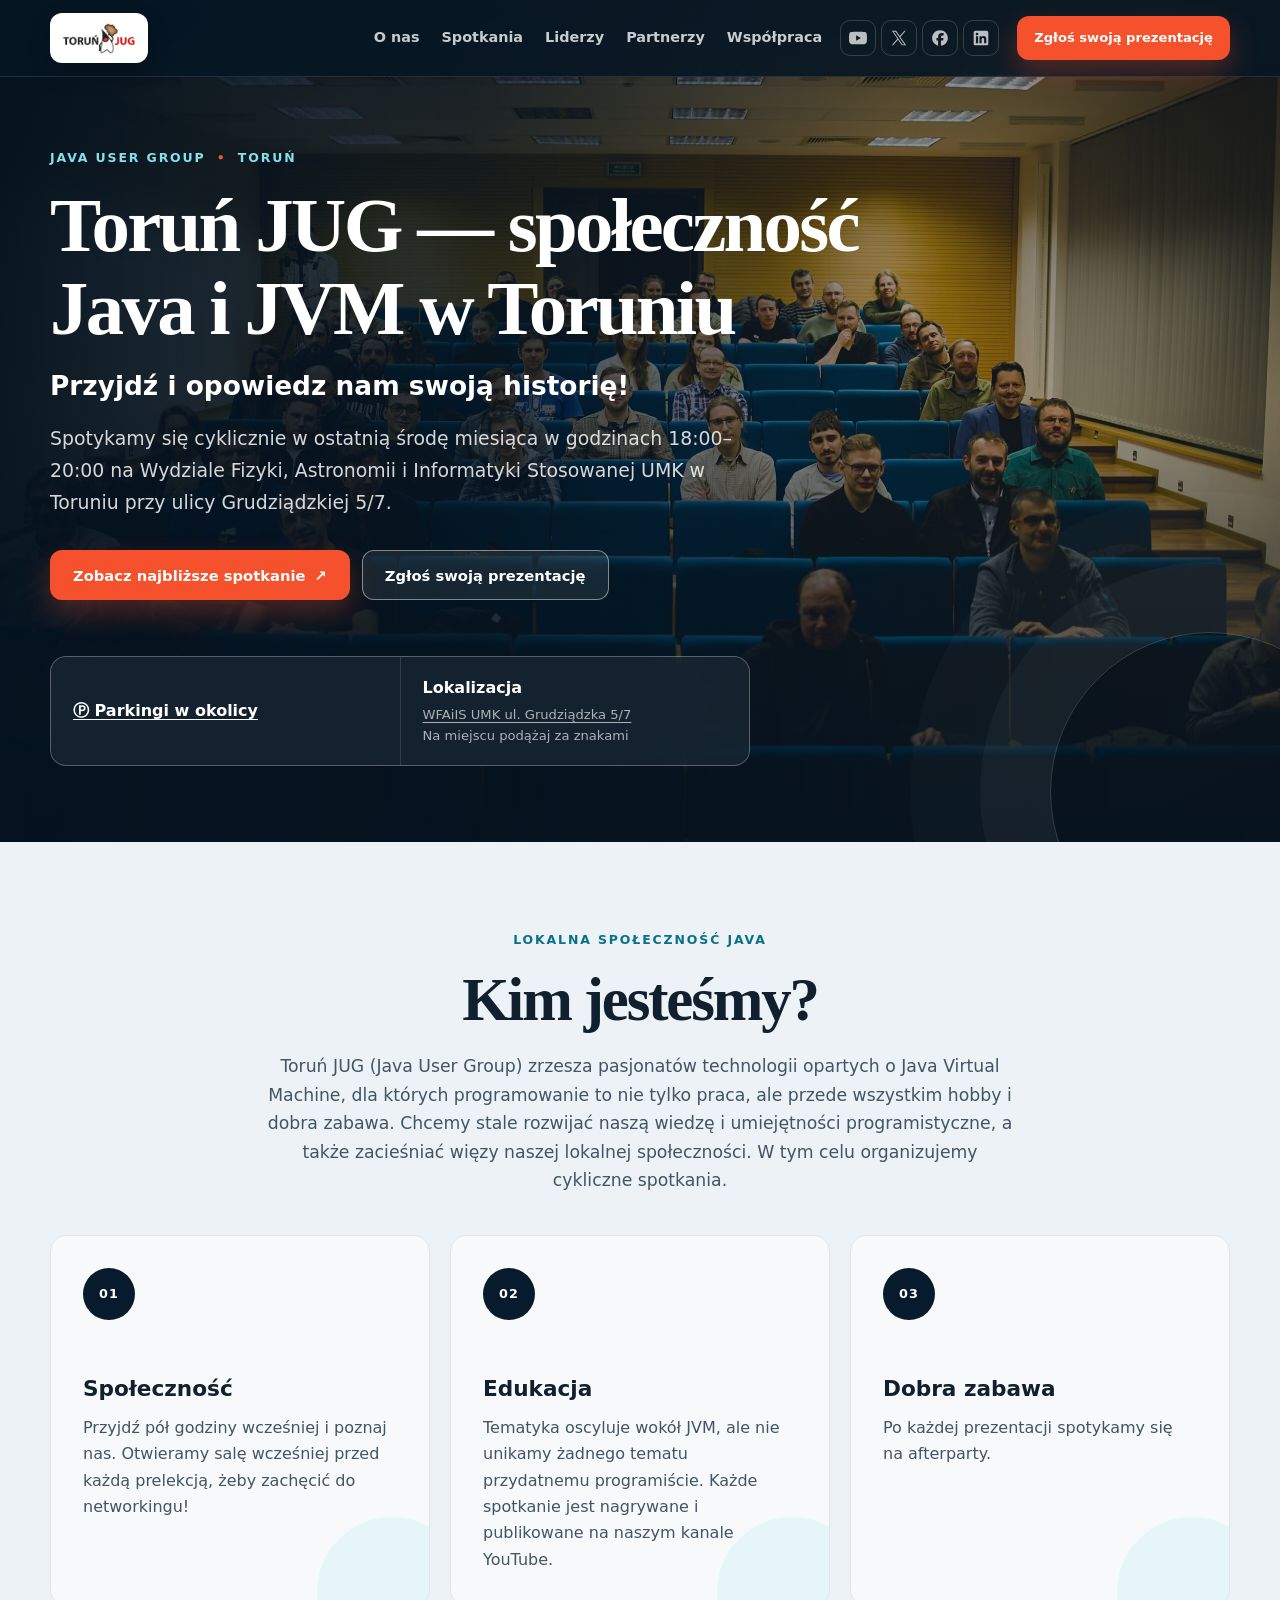
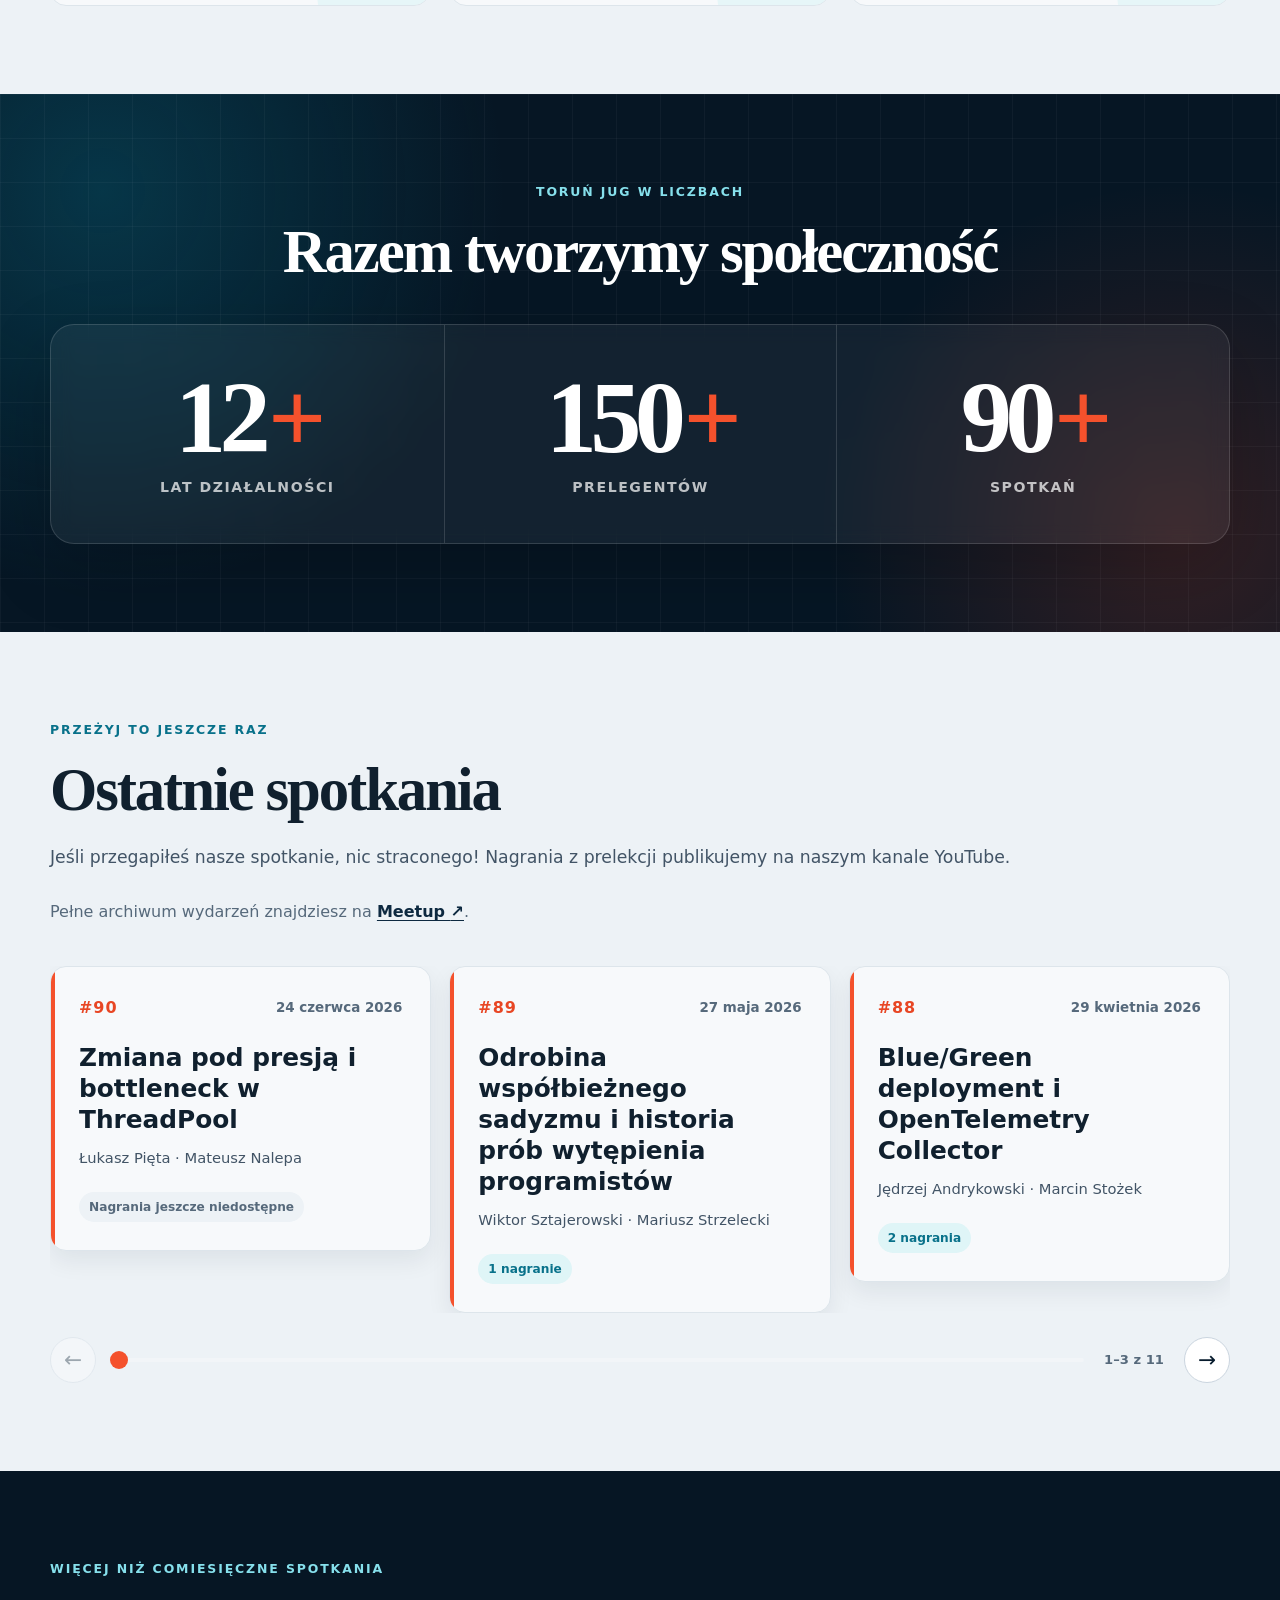
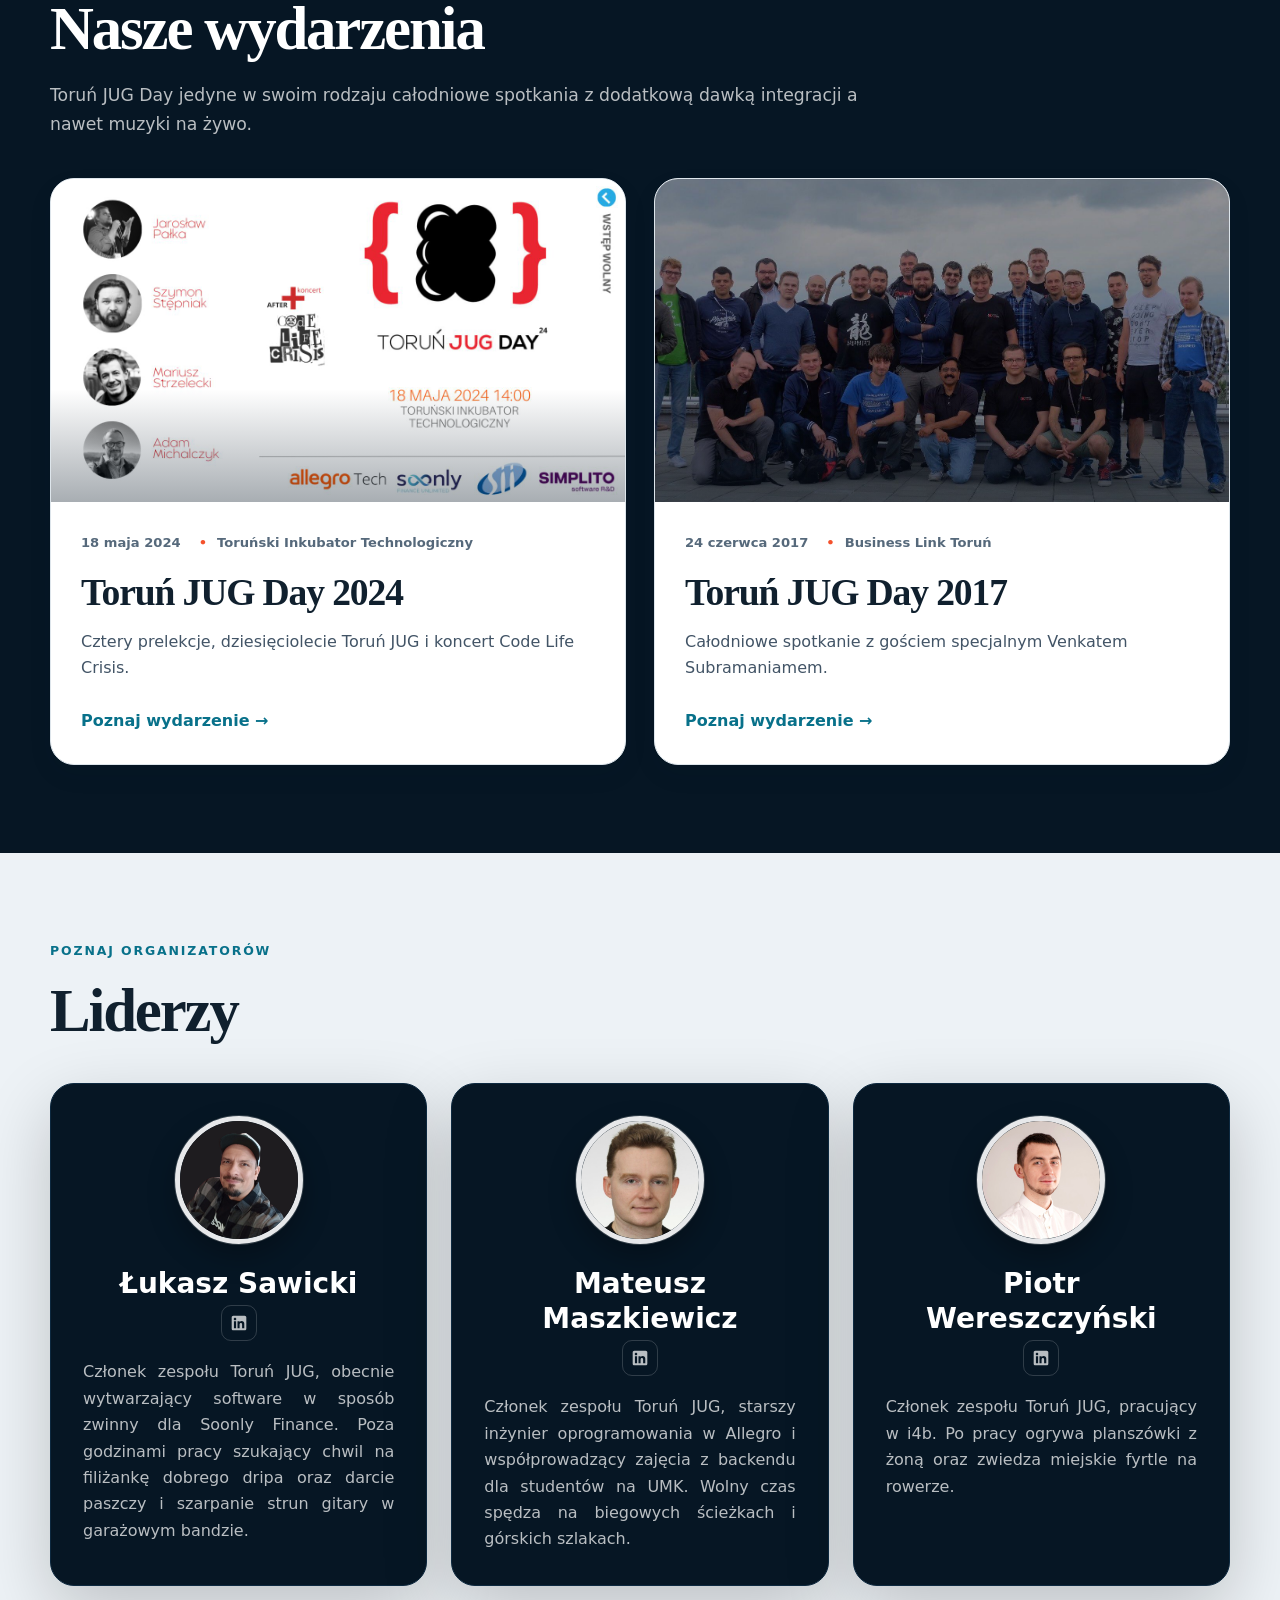
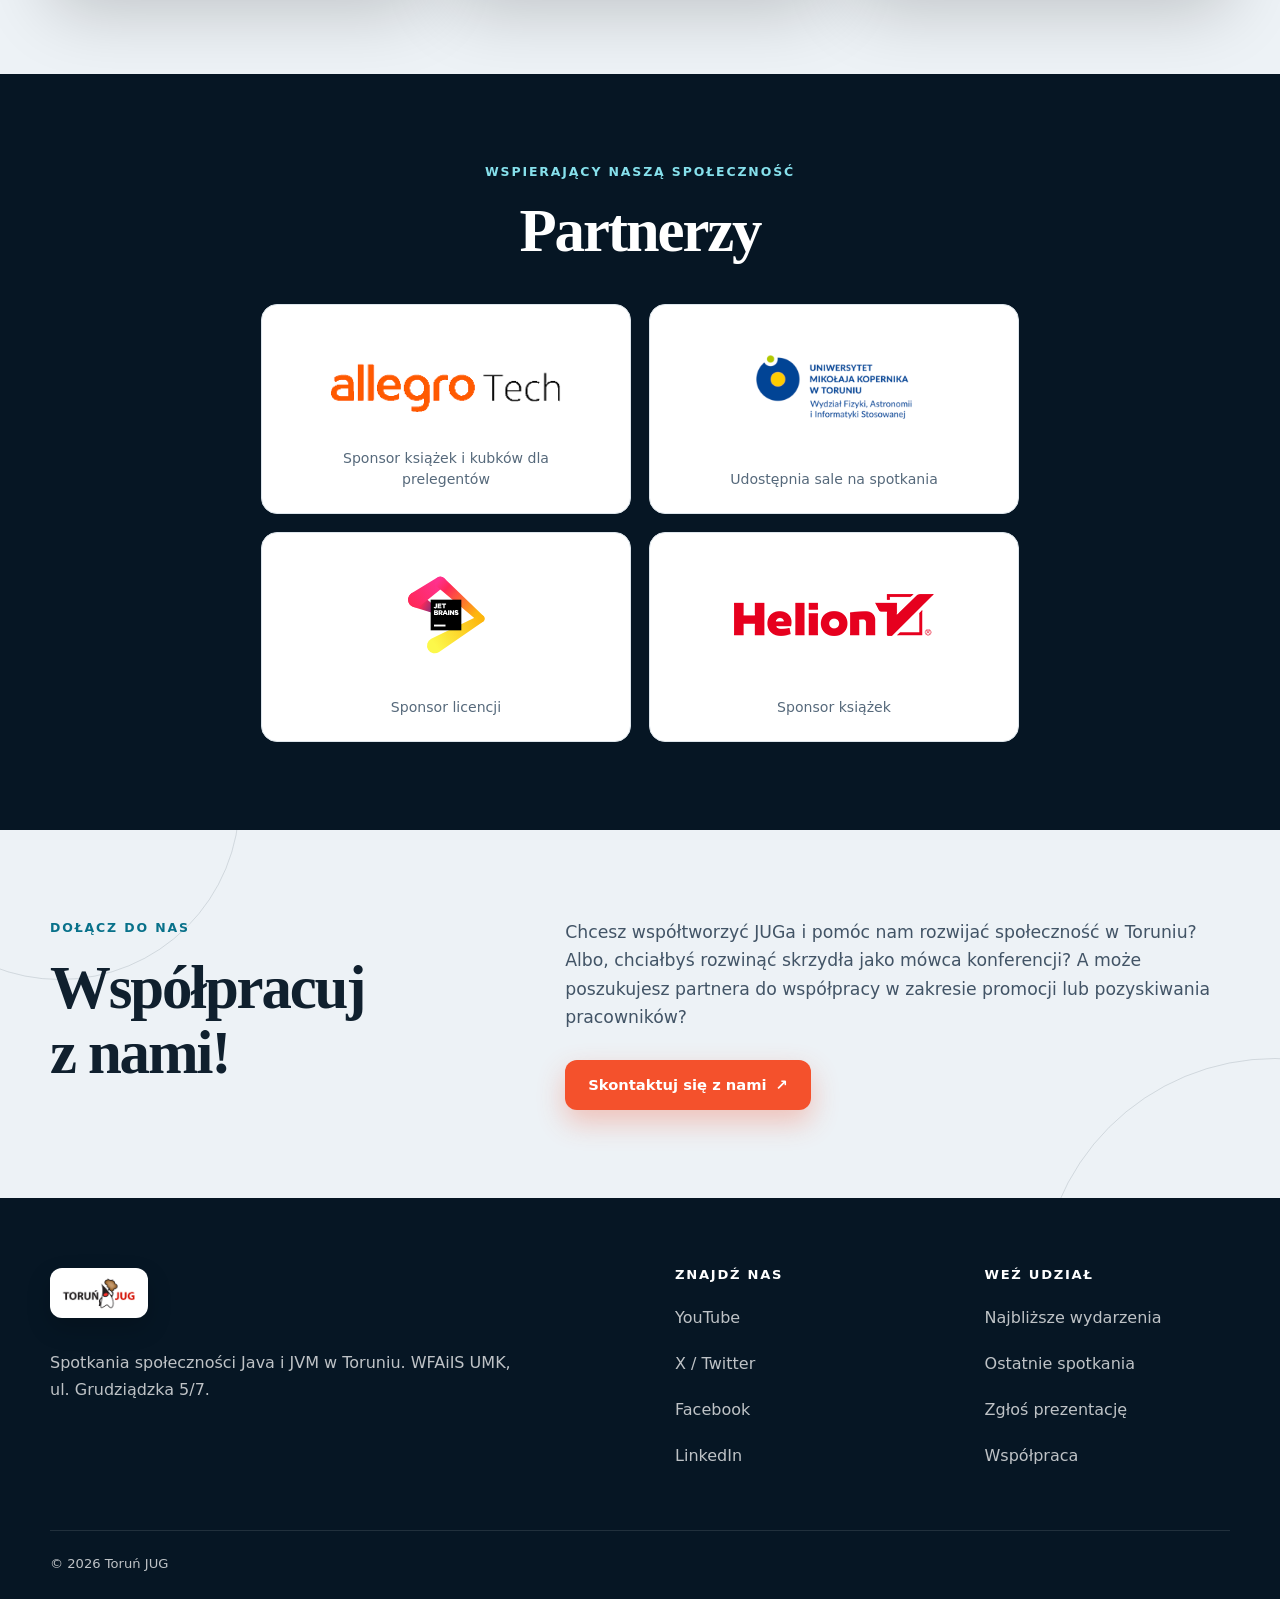
<file: index.html>
<!doctype html>
<html lang="pl">
  <head>
    <meta charset="utf-8">
    <meta name="viewport" content="width=device-width, initial-scale=1">
    <meta name="theme-color" content="#071b2d">
    <meta name="color-scheme" content="light">

    <title>Toruń JUG – społeczność Java i JVM w Toruniu</title>
    <meta
      name="description"
      content="Toruń JUG zrzesza pasjonatów Java i technologii JVM. Organizujemy cykliczne spotkania, prelekcje i networking dla lokalnej społeczności IT."
    >
    <meta name="robots" content="index, follow, max-image-preview:large, max-snippet:-1, max-video-preview:-1">
    <link rel="canonical" href="https://torun.jug.pl/">

    <meta property="og:type" content="website">
    <meta property="og:locale" content="pl_PL">
    <meta property="og:site_name" content="Toruń JUG">
    <meta property="og:title" content="Toruń JUG – społeczność Java i JVM w Toruniu">
    <meta
      property="og:description"
      content="Spotkania, prelekcje i networking dla pasjonatów Java oraz JVM w Toruniu."
    >
    <meta property="og:url" content="https://torun.jug.pl/">
    <meta property="og:image" content="https://torun.jug.pl/static/media/cover.91f954ec.jpg">
    <meta property="og:image:secure_url" content="https://torun.jug.pl/static/media/cover.91f954ec.jpg">
    <meta property="og:image:type" content="image/jpeg">
    <meta property="og:image:width" content="2500">
    <meta property="og:image:height" content="1667">
    <meta property="og:image:alt" content="Uczestnicy spotkania Toruń JUG">
    <meta name="twitter:card" content="summary_large_image">
    <meta name="twitter:site" content="@TorunJUG">
    <meta name="twitter:title" content="Toruń JUG – społeczność Java i JVM w Toruniu">
    <meta
      name="twitter:description"
      content="Spotkania, prelekcje i networking dla pasjonatów Java oraz JVM w Toruniu."
    >
    <meta name="twitter:image" content="https://torun.jug.pl/static/media/cover.91f954ec.jpg">
    <meta name="twitter:image:alt" content="Uczestnicy spotkania Toruń JUG">

    <link rel="icon" href="./static/media/favicon.ico" sizes="any">
    <link rel="apple-touch-icon" href="./static/media/apple-icon.png">
    <link rel="preload" as="image" href="./static/media/cover.jpg" fetchpriority="high">
    <link rel="stylesheet" href="styles.css">

    <script async src="https://www.googletagmanager.com/gtag/js?id=G-J1ETXXFYW5"></script>
    <script>
      window.dataLayer = window.dataLayer || [];
      function gtag(){dataLayer.push(arguments);}
      gtag('js', new Date());

      gtag('config', 'G-J1ETXXFYW5');
    </script>

    <script src="script.js" defer></script>
    <script type="application/ld+json">
      {
        "@context": "https://schema.org",
        "@graph": [
          {
            "@type": "WebSite",
            "@id": "https://torun.jug.pl/#website",
            "url": "https://torun.jug.pl/",
            "name": "Toruń JUG",
            "alternateName": ["Toruń Java User Group", "Torun JUG"],
            "description": "Spotkania społeczności Java i JVM w Toruniu.",
            "inLanguage": "pl-PL",
            "publisher": { "@id": "https://torun.jug.pl/#organization" }
          },
          {
            "@type": "Organization",
            "@id": "https://torun.jug.pl/#organization",
            "name": "Toruń JUG",
            "alternateName": "Toruń Java User Group",
            "url": "https://torun.jug.pl/",
            "logo": {
              "@type": "ImageObject",
              "@id": "https://torun.jug.pl/#logo",
              "url": "https://torun.jug.pl/static/media/logo_mini.png",
              "contentUrl": "https://torun.jug.pl/static/media/logo_mini.png",
              "width": 180,
              "height": 75,
              "caption": "Toruń JUG"
            },
            "image": { "@id": "https://torun.jug.pl/#primaryimage" },
            "description": "Lokalna społeczność pasjonatów Java i technologii JVM w Toruniu.",
            "areaServed": {
              "@type": "City",
              "name": "Toruń"
            },
            "sameAs": [
              "https://www.youtube.com/channel/UCLuHypXd9ODOivs7gRpxNZg",
              "https://twitter.com/TorunJUG",
              "https://www.facebook.com/TorunJUG",
              "https://www.linkedin.com/company/106077920"
            ]
          },
          {
            "@type": "WebPage",
            "@id": "https://torun.jug.pl/#webpage",
            "url": "https://torun.jug.pl/",
            "name": "Toruń JUG – społeczność Java i JVM w Toruniu",
            "description": "Toruń JUG zrzesza pasjonatów Java i technologii JVM. Organizujemy cykliczne spotkania, prelekcje i networking dla lokalnej społeczności IT.",
            "isPartOf": { "@id": "https://torun.jug.pl/#website" },
            "about": { "@id": "https://torun.jug.pl/#organization" },
            "primaryImageOfPage": { "@id": "https://torun.jug.pl/#primaryimage" },
            "inLanguage": "pl-PL"
          },
          {
            "@type": "ImageObject",
            "@id": "https://torun.jug.pl/#primaryimage",
            "url": "https://torun.jug.pl/static/media/cover.91f954ec.jpg",
            "contentUrl": "https://torun.jug.pl/static/media/cover.91f954ec.jpg",
            "width": 2500,
            "height": 1667,
            "caption": "Uczestnicy spotkania Toruń Java User Group"
          },
          {
            "@type": "ItemList",
            "@id": "https://torun.jug.pl/#meetings",
            "name": "Ostatnie spotkania Toruń JUG",
            "numberOfItems": 10,
            "itemListOrder": "https://schema.org/ItemListOrderDescending",
            "itemListElement": [
              { "@type": "ListItem", "position": 1, "url": "https://torun.jug.pl/spotkania/90-zmiana-pod-presja-thread-pool.html", "name": "Toruń JUG #90" },
              { "@type": "ListItem", "position": 2, "url": "https://torun.jug.pl/spotkania/89-wspolbiezny-sadyzm-historia-programistow.html", "name": "Toruń JUG #89" },
              { "@type": "ListItem", "position": 3, "url": "https://torun.jug.pl/spotkania/88-blue-green-opentelemetry.html", "name": "Toruń JUG #88" },
              { "@type": "ListItem", "position": 4, "url": "https://torun.jug.pl/spotkania/87-spark-pipelines-jezykoznawcze-supermoce.html", "name": "Toruń JUG #87" },
              { "@type": "ListItem", "position": 5, "url": "https://torun.jug.pl/spotkania/86-zarf-keycloak-architektura-komunikacyjna.html", "name": "Toruń JUG #86" },
              { "@type": "ListItem", "position": 6, "url": "https://torun.jug.pl/spotkania/85-archunit-generatywne-ai.html", "name": "Toruń JUG #85" },
              { "@type": "ListItem", "position": 7, "url": "https://torun.jug.pl/spotkania/84-refleksje-programisty-w-erze-ai.html", "name": "Toruń JUG #84" },
              { "@type": "ListItem", "position": 8, "url": "https://torun.jug.pl/spotkania/83-system-design-maintenance.html", "name": "Toruń JUG #83" },
              { "@type": "ListItem", "position": 9, "url": "https://torun.jug.pl/spotkania/82-vaadin-flow-graphql.html", "name": "Toruń JUG #82" },
              { "@type": "ListItem", "position": 10, "url": "https://torun.jug.pl/spotkania/81-programowanie-zorientowane-na-dane-refaktoring-keycloak.html", "name": "Toruń JUG #81" }
            ]
          },
          {
            "@type": "ItemList",
            "@id": "https://torun.jug.pl/#events",
            "name": "Wydarzenia specjalne Toruń JUG",
            "numberOfItems": 2,
            "itemListOrder": "https://schema.org/ItemListOrderDescending",
            "itemListElement": [
              { "@type": "ListItem", "position": 1, "url": "https://torun.jug.pl/wydarzenia/torun-jug-day-2024.html", "name": "Toruń JUG Day 2024" },
              { "@type": "ListItem", "position": 2, "url": "https://torun.jug.pl/wydarzenia/torun-jug-day-2017.html", "name": "Toruń JUG Day 2017" }
            ]
          }
        ]
      }
    </script>
  </head>
  <body>
    <a class="skip-link" href="#main-content">Przejdź do treści</a>

    <header class="site-header" data-header>
      <div class="container header-inner">
        <a class="brand" href="#top" aria-label="Toruń JUG – strona główna">
          <img
            class="brand-logo"
            src="./static/media/logo_mini.png"
            width="180"
            height="75"
            alt=""
            decoding="async"
          >
        </a>

        <button
          class="menu-toggle"
          type="button"
          aria-expanded="false"
          aria-controls="main-navigation"
          aria-label="Otwórz menu"
          data-menu-toggle
        >
          <span></span>
          <span></span>
          <span></span>
        </button>

        <div class="nav-panel" id="main-navigation" data-nav-panel>
          <nav aria-label="Główna nawigacja">
            <ul class="nav-links">
              <li><a href="#o-nas">O nas</a></li>
              <li><a href="#spotkania">Spotkania</a></li>
              <li><a href="#liderzy">Liderzy</a></li>
              <li><a href="#partnerzy">Partnerzy</a></li>
              <li><a href="#wspolpraca">Współpraca</a></li>
            </ul>
          </nav>
          <nav class="header-socials" aria-label="Media społecznościowe">
            <a href="https://www.youtube.com/channel/UCLuHypXd9ODOivs7gRpxNZg" target="_blank" rel="noopener noreferrer" aria-label="Toruń JUG na YouTube" title="YouTube">
              <svg aria-hidden="true" focusable="false" xmlns="http://www.w3.org/2000/svg" width="32" height="32" viewBox="0 0 32 32">
                <path d="M31.331,8.248c-.368-1.386-1.452-2.477-2.829-2.848-2.496-.673-12.502-.673-12.502-.673,0,0-10.007,0-12.502,.673-1.377,.37-2.461,1.462-2.829,2.848-.669,2.512-.669,7.752-.669,7.752,0,0,0,5.241,.669,7.752,.368,1.386,1.452,2.477,2.829,2.847,2.496,.673,12.502,.673,12.502,.673,0,0,10.007,0,12.502-.673,1.377-.37,2.461-1.462,2.829-2.847,.669-2.512,.669-7.752,.669-7.752,0,0,0-5.24-.669-7.752ZM12.727,20.758V11.242l8.364,4.758-8.364,4.758Z"></path>
              </svg>
            </a>
            <a href="https://twitter.com/TorunJUG" target="_blank" rel="noopener noreferrer" aria-label="Toruń JUG na X / Twitterze" title="X / Twitter">
              <svg aria-hidden="true" focusable="false" xmlns="http://www.w3.org/2000/svg" width="32" height="32" viewBox="0 0 32 32">
                <path d="M18.42,14.009L27.891,3h-2.244l-8.224,9.559L10.855,3H3.28l9.932,14.455L3.28,29h2.244l8.684-10.095,6.936,10.095h7.576l-10.301-14.991h0Zm-3.074,3.573l-1.006-1.439L6.333,4.69h3.447l6.462,9.243,1.006,1.439,8.4,12.015h-3.447l-6.854-9.804h0Z"></path>
              </svg>
            </a>
            <a href="https://www.facebook.com/TorunJUG" target="_blank" rel="noopener noreferrer" aria-label="Toruń JUG na Facebooku" title="Facebook">
              <svg aria-hidden="true" focusable="false" xmlns="http://www.w3.org/2000/svg" width="32" height="32" viewBox="0 0 32 32">
                <path d="M16,2c-7.732,0-14,6.268-14,14,0,6.566,4.52,12.075,10.618,13.588v-9.31h-2.887v-4.278h2.887v-1.843c0-4.765,2.156-6.974,6.835-6.974,.887,0,2.417,.174,3.043,.348v3.878c-.33-.035-.904-.052-1.617-.052-2.296,0-3.183,.87-3.183,3.13v1.513h4.573l-.786,4.278h-3.787v9.619c6.932-.837,12.304-6.74,12.304-13.897,0-7.732-6.268-14-14-14Z"></path>
              </svg>
            </a>
            <a href="https://www.linkedin.com/company/106077920" target="_blank" rel="noopener noreferrer" aria-label="Toruń JUG na LinkedIn" title="LinkedIn">
              <svg aria-hidden="true" focusable="false" xmlns="http://www.w3.org/2000/svg" width="32" height="32" viewBox="0 0 32 32">
                <path d="M26.111,3H5.889c-1.595,0-2.889,1.293-2.889,2.889V26.111c0,1.595,1.293,2.889,2.889,2.889H26.111c1.595,0,2.889-1.293,2.889-2.889V5.889c0-1.595-1.293-2.889-2.889-2.889ZM10.861,25.389h-3.877V12.87h3.877v12.519Zm-1.957-14.158c-1.267,0-2.293-1.034-2.293-2.31s1.026-2.31,2.293-2.31,2.292,1.034,2.292,2.31-1.026,2.31-2.292,2.31Zm16.485,14.158h-3.858v-6.571c0-1.802-.685-2.809-2.111-2.809-1.551,0-2.362,1.048-2.362,2.809v6.571h-3.718V12.87h3.718v1.686s1.118-2.069,3.775-2.069,4.556,1.621,4.556,4.975v7.926Z" fill-rule="evenodd"></path>
              </svg>
            </a>
          </nav>
          <a
            class="button button-small button-accent"
            href="https://pawelkapala1.typeform.com/to/jvIxOo"
            target="_blank"
            rel="noopener noreferrer"
          >Zgłoś swoją prezentację</a>
        </div>
      </div>
    </header>

    <main id="main-content">
      <section class="hero" id="top" aria-labelledby="hero-title">
        <img
          class="hero-image"
          src="./static/media/cover.jpg"
          width="2500"
          height="1667"
          alt="Uczestnicy spotkania Toruń Java User Group w sali wykładowej"
          fetchpriority="high"
          decoding="async"
        >
        <div class="hero-overlay" aria-hidden="true"></div>

        <div class="container hero-content">
          <p class="eyebrow eyebrow-light">Java User Group <span>•</span> Toruń</p>
          <h1 id="hero-title">Toruń JUG — społeczność Java i JVM w Toruniu</h1>
          <p class="hero-tagline">Przyjdź i opowiedz nam swoją historię!</p>
          <p class="hero-description">
            Spotykamy się cyklicznie w ostatnią środę miesiąca w godzinach
            18:00–20:00 na Wydziale Fizyki, Astronomii i Informatyki Stosowanej UMK
            w Toruniu przy ulicy Grudziądzkiej 5/7.
          </p>

          <div class="hero-actions">
            <a
              class="button button-accent"
              href="https://www.meetup.com/Torun-JUG/events/"
              target="_blank"
              rel="noopener noreferrer"
            >Zobacz najbliższe spotkanie <span aria-hidden="true">↗</span></a>
            <a
              class="button button-ghost"
              href="https://pawelkapala1.typeform.com/to/jvIxOo"
              target="_blank"
              rel="noopener noreferrer"
            >Zgłoś swoją prezentację</a>
          </div>

          <ul class="meeting-facts" aria-label="Najważniejsze informacje o spotkaniach">
            <li><a href="https://www.google.com/maps/d/u/3/edit?mid=1WkJL4Sp4pcMo3QOEnf15jLLcWqFVDwk&usp=sharing" target="_blank" rel="noopener noreferrer"><strong>Ⓟ Parkingi w okolicy</strong></a></li>
            <li><strong>Lokalizacja</strong><span>
              <a href="https://maps.app.goo.gl/uega7NYATYoPxaQR9" target="_blank" rel="noopener noreferrer">WFAiIS UMK ul. Grudziądzka 5/7 </a>
            </br>Na miejscu podążaj za znakami</span></li>
          </ul>
        </div>
      </section>

      <section class="section section-theme-light section-about" id="o-nas" aria-labelledby="about-title">
        <div class="container">
          <div class="section-heading section-heading-centered">
            <p class="eyebrow">Lokalna społeczność Java</p>
            <h2 id="about-title">Kim jesteśmy?</h2>
            <p class="section-lead">
              Toruń JUG (Java User Group) zrzesza pasjonatów technologii opartych o Java
              Virtual Machine, dla których programowanie to nie tylko praca, ale przede
              wszystkim hobby i dobra zabawa. Chcemy stale rozwijać naszą wiedzę i
              umiejętności programistyczne, a także zacieśniać więzy naszej lokalnej
              społeczności. W tym celu organizujemy cykliczne spotkania.
            </p>
          </div>

          <div class="values-grid">
            <article class="value-card">
              <span class="card-number" aria-hidden="true">01</span>
              <h3>Społeczność</h3>
              <p>
                Przyjdź pół godziny wcześniej i poznaj nas. Otwieramy salę wcześniej przed
                każdą prelekcją, żeby zachęcić do networkingu!
              </p>
            </article>

            <article class="value-card">
              <span class="card-number" aria-hidden="true">02</span>
              <h3>Edukacja</h3>
              <p>
                Tematyka oscyluje wokół JVM, ale nie unikamy żadnego tematu przydatnemu
                programiście. Każde spotkanie jest nagrywane i publikowane na naszym kanale
                YouTube.
              </p>
            </article>

            <article class="value-card">
              <span class="card-number" aria-hidden="true">03</span>
              <h3>Dobra zabawa</h3>
              <p>Po każdej prezentacji spotykamy się na afterparty.</p>
            </article>
          </div>
        </div>
      </section>

      <section class="section section-theme-dark section-stats" aria-labelledby="stats-title">
        <div class="container">
          <div class="section-heading section-heading-centered">
            <p class="eyebrow">Toruń JUG w liczbach</p>
            <h2 id="stats-title">Razem tworzymy społeczność</h2>
          </div>

          <dl class="stats-grid">
            <div class="stat-item">
              <dt>Lat działalności</dt>
              <dd>
                <span class="stat-value" data-counter="12" aria-hidden="true">12</span><span class="stat-plus" aria-hidden="true">+</span>
                <span class="visually-hidden">Ponad 12 lat działalności</span>
              </dd>
            </div>

            <div class="stat-item">
              <dt>Prelegentów</dt>
              <dd>
                <span class="stat-value" data-counter="150" aria-hidden="true">150</span><span class="stat-plus" aria-hidden="true">+</span>
                <span class="visually-hidden">Ponad 150 prelegentów</span>
              </dd>
            </div>

            <div class="stat-item">
              <dt>Spotkań</dt>
              <dd>
                <span class="stat-value" data-counter="90" aria-hidden="true">90</span><span class="stat-plus" aria-hidden="true">+</span>
                <span class="visually-hidden">Ponad 90 spotkań</span>
              </dd>
            </div>
          </dl>
        </div>
      </section>

      <section class="section section-theme-light section-meetings" id="spotkania" aria-labelledby="meetings-title">
        <div class="container">
          <div class="section-heading">
            <p class="eyebrow">Przeżyj to jeszcze raz</p>
            <h2 id="meetings-title">Ostatnie spotkania</h2>
            <p class="section-lead">
              Jeśli przegapiłeś nasze spotkanie, nic straconego! Nagrania z prelekcji publikujemy na naszym kanale YouTube.
            </p>

            <p class="meetings-source">
            Pełne archiwum wydarzeń znajdziesz na
            <a href="https://www.meetup.com/pl-PL/torun-jug/events/?type=past" target="_blank" rel="noopener noreferrer">Meetup <span aria-hidden="true">↗</span></a>.
            </p>
          </div>

          <div class="meetings-carousel" data-meetings-carousel>
            <div
              class="meetings-carousel-viewport"
              data-meetings-viewport
              tabindex="0"
              aria-label="Ostatnie spotkania. Przewiń poziomo, aby zobaczyć kolejne."
            >
              <ol class="meetings-list" reversed start="90">
            <li>
              <article class="meeting-card">
                <div class="meeting-card-meta"><span class="meeting-number">#90</span><time datetime="2026-06-24">24 czerwca 2026</time></div>
                <h3><a href="spotkania/90-zmiana-pod-presja-thread-pool.html">Zmiana pod presją i bottleneck w ThreadPool</a></h3>
                <p>Łukasz Pięta · Mateusz Nalepa</p>
                <span class="meeting-status meeting-status-pending">Nagrania jeszcze niedostępne</span>
              </article>
            </li>
            <li>
              <article class="meeting-card">
                <div class="meeting-card-meta"><span class="meeting-number">#89</span><time datetime="2026-05-27">27 maja 2026</time></div>
                <h3><a href="spotkania/89-wspolbiezny-sadyzm-historia-programistow.html">Odrobina współbieżnego sadyzmu i historia prób wytępienia programistów</a></h3>
                <p>Wiktor Sztajerowski · Mariusz Strzelecki</p>
                <span class="meeting-status">1 nagranie</span>
              </article>
            </li>
            <li>
              <article class="meeting-card">
                <div class="meeting-card-meta"><span class="meeting-number">#88</span><time datetime="2026-04-29">29 kwietnia 2026</time></div>
                <h3><a href="spotkania/88-blue-green-opentelemetry.html">Blue/Green deployment i OpenTelemetry Collector</a></h3>
                <p>Jędrzej Andrykowski · Marcin Stożek</p>
                <span class="meeting-status">2 nagrania</span>
              </article>
            </li>
            <li>
              <article class="meeting-card">
                <div class="meeting-card-meta"><span class="meeting-number">#87</span><time datetime="2026-03-25">25 marca 2026</time></div>
                <h3><a href="spotkania/87-spark-pipelines-jezykoznawcze-supermoce.html">Spark Pipelines i językoznawcze supermoce programisty</a></h3>
                <p>Jacek Laskowski · Piotr Wereszczyński</p>
                <span class="meeting-status">2 nagrania</span>
              </article>
            </li>
            <li>
              <article class="meeting-card">
                <div class="meeting-card-meta"><span class="meeting-number">#86</span><time datetime="2026-02-25">25 lutego 2026</time></div>
                <h3><a href="spotkania/86-zarf-keycloak-architektura-komunikacyjna.html">Zarf i Keycloak oraz architektura komunikacyjna</a></h3>
                <p>Sebastian Łaskawiec i Michał Szynkiewicz · Anna Żołądkiewicz</p>
                <span class="meeting-status">2 nagrania</span>
              </article>
            </li>
            <li>
              <article class="meeting-card">
                <div class="meeting-card-meta"><span class="meeting-number">#85</span><time datetime="2026-01-28">28 stycznia 2026</time></div>
                <h3><a href="spotkania/85-archunit-generatywne-ai.html">ArchUnit i generatywne AI w rękach developera</a></h3>
                <p>Marcel Baumgardt · Maciej Krawczyk</p>
                <span class="meeting-status">2 nagrania</span>
              </article>
            </li>
            <li>
              <article class="meeting-card">
                <div class="meeting-card-meta"><span class="meeting-number">#84</span><time datetime="2025-12-10">10 grudnia 2025</time></div>
                <h3><a href="spotkania/84-refleksje-programisty-w-erze-ai.html">Refleksje programisty w średnim wieku, w erze AI</a></h3>
                <p>Krzysztof Muchewicz</p>
                <span class="meeting-status meeting-status-pending">Nagranie niedostępne</span>
              </article>
            </li>
            <li>
              <article class="meeting-card">
                <div class="meeting-card-meta"><span class="meeting-number">#83</span><time datetime="2025-11-26">26 listopada 2025</time></div>
                <h3><a href="spotkania/83-system-design-maintenance.html">System Design Interview i ucieczka z pułapki maintenance’u</a></h3>
                <p>Sławomir Piotrowski · Łukasz Jarochowski</p>
                <span class="meeting-status">2 nagrania</span>
              </article>
            </li>
            <li>
              <article class="meeting-card">
                <div class="meeting-card-meta"><span class="meeting-number">#82</span><time datetime="2025-10-29">29 października 2025</time></div>
                <h3><a href="spotkania/82-vaadin-flow-graphql.html">Vaadin Flow i złożoność GraphQL</a></h3>
                <p>Marcin Głowacki · Sebastian Rabiej</p>
                <span class="meeting-status">2 nagrania</span>
              </article>
            </li>
            <li>
              <article class="meeting-card">
                <div class="meeting-card-meta"><span class="meeting-number">#81</span><time datetime="2025-06-25">25 czerwca 2025</time></div>
                <h3><a href="spotkania/81-programowanie-zorientowane-na-dane-refaktoring-keycloak.html">Programowanie zorientowane na dane, refaktoring i Keycloak</a></h3>
                <p>Arkadiusz Sokołowski · Piotr Wereszczyński · Patryk Kożuchowski</p>
                <span class="meeting-status">1 nagranie</span>
              </article>
            </li>
            <li>
              <a class="meeting-card meeting-card-archive" href="spotkania/index.html">
                <span class="meeting-archive-label">Pełne archiwum</span>
                <h3>Zobacz wszystkie spotkania Toruń JUG</h3>
                <p>Wróć do starszych prelekcji, tematów i nagrań naszej społeczności.</p>
                <span class="meeting-archive-action">Przejdź do listy <span aria-hidden="true">→</span></span>
              </a>
            </li>
              </ol>
            </div>

            <div class="meetings-carousel-controls" aria-label="Sterowanie karuzelą spotkań">
              <button
                class="carousel-button"
                type="button"
                data-carousel-previous
                aria-label="Pokaż nowsze spotkanie"
              ><span aria-hidden="true">←</span></button>

              <label class="carousel-progress">
                <span class="visually-hidden">Pozycja w karuzeli spotkań</span>
                <input
                  type="range"
                  min="0"
                  max="10"
                  value="0"
                  step="1"
                  data-carousel-progress
                  aria-label="Pozycja w karuzeli spotkań"
                >
              </label>

              <span class="carousel-position" data-carousel-position aria-live="polite">1 z 11</span>

              <button
                class="carousel-button"
                type="button"
                data-carousel-next
                aria-label="Pokaż starsze spotkanie"
              ><span aria-hidden="true">→</span></button>
            </div>
          </div>
        </div>
      </section>

      <section class="section section-theme-dark section-events" id="wydarzenia" aria-labelledby="events-title">
        <div class="container">
          <div class="section-heading">
            <p class="eyebrow">Więcej niż comiesięczne spotkania</p>
            <h2 id="events-title">Nasze wydarzenia</h2>
            <p class="section-lead">
              Toruń JUG Day jedyne w swoim rodzaju całodniowe spotkania z dodatkową dawką integracji a nawet muzyki na żywo.
            </p>
          </div>

          <div class="events-grid">

            <article class="event-card">
              <a href="wydarzenia/torun-jug-day-2024.html" aria-label="Zobacz szczegóły Toruń JUG Day 2024">
                <div class="event-card-media event-card-media-poster">
                  <img
                    src="./static/media/torun-jug-day-2024.jpeg"
                    width="1280"
                    height="720"
                    loading="lazy"
                    decoding="async"
                    alt="Plakat Toruń JUG Day 2024 z prelegentami wydarzenia"
                  >
                </div>
                <div class="event-card-content">
                  <div class="event-card-meta">
                    <time datetime="2024-05-18">18 maja 2024</time>
                    <span>Toruński Inkubator Technologiczny</span>
                  </div>
                  <h3>Toruń JUG Day 2024</h3>
                  <p>Cztery prelekcje, dziesięciolecie Toruń JUG i koncert Code Life Crisis.</p>
                  <span class="event-card-action">Poznaj wydarzenie <span aria-hidden="true">→</span></span>
                </div>
              </a>
            </article>

            <article class="event-card">
              <a href="wydarzenia/torun-jug-day-2017.html" aria-label="Zobacz szczegóły Toruń JUG Day 2017">
                <div class="event-card-media">
                  <img
                    src="./static/media/cover-jugday-2.jpeg"
                    width="1471"
                    height="932"
                    loading="lazy"
                    decoding="async"
                    alt="Uczestnicy Toruń JUG Day 2017 z Venkatem Subramaniamem"
                  >
                </div>
                <div class="event-card-content">
                  <div class="event-card-meta">
                    <time datetime="2017-06-24">24 czerwca 2017</time>
                    <span>Business Link Toruń</span>
                  </div>
                  <h3>Toruń JUG Day 2017</h3>
                  <p>Całodniowe spotkanie z gościem specjalnym Venkatem Subramaniamem.</p>
                  <span class="event-card-action">Poznaj wydarzenie <span aria-hidden="true">→</span></span>
                </div>
              </a>
            </article>
          </div>
        </div>
      </section>

      <section class="section section-theme-light section-leaders" id="liderzy" aria-labelledby="leaders-title">
        <div class="container">
          <div class="section-heading">
            <p class="eyebrow">Poznaj organizatorów</p>
            <h2 id="leaders-title">Liderzy</h2>
          </div>

          <div class="leaders-grid">
            <article class="leader-card">
              <div class="leader-intro">
                <img
                  src="./static/media/sawicki-lukasz2.jpg"
                  width="440"
                  height="440"
                  loading="lazy"
                  decoding="async"
                  alt="Łukasz Sawicki"
                >
                <div>
                  <h3>Łukasz Sawicki</h3>
                  <nav class="leader-socials" aria-label="Media społecznościowe Łukasza Sawickiego">
                    <a href="https://pl.linkedin.com/in/%C5%82ukasz-sawicki-4bb4512" target="_blank" rel="noopener noreferrer" aria-label="Łukasz Sawicki na LinkedIn" title="LinkedIn">
                      <svg aria-hidden="true" focusable="false" xmlns="http://www.w3.org/2000/svg" width="32" height="32" viewBox="0 0 32 32">
                        <path d="M26.111,3H5.889c-1.595,0-2.889,1.293-2.889,2.889V26.111c0,1.595,1.293,2.889,2.889,2.889H26.111c1.595,0,2.889-1.293,2.889-2.889V5.889c0-1.595-1.293-2.889-2.889-2.889ZM10.861,25.389h-3.877V12.87h3.877v12.519Zm-1.957-14.158c-1.267,0-2.293-1.034-2.293-2.31s1.026-2.31,2.293-2.31,2.292,1.034,2.292,2.31-1.026,2.31-2.292,2.31Zm16.485,14.158h-3.858v-6.571c0-1.802-.685-2.809-2.111-2.809-1.551,0-2.362,1.048-2.362,2.809v6.571h-3.718V12.87h3.718v1.686s1.118-2.069,3.775-2.069,4.556,1.621,4.556,4.975v7.926Z" fill-rule="evenodd"></path>
                      </svg>
                    </a>
                  </nav>
                </div>
              </div>
              <p class="leader-description">
                Członek zespołu Toruń JUG, obecnie wytwarzający software w sposób zwinny dla Soonly Finance. 
                Poza godzinami pracy szukający chwil na filiżankę dobrego dripa oraz darcie paszczy i szarpanie strun gitary w garażowym bandzie.
              </p>
            </article>

            <article class="leader-card">
              <div class="leader-intro">
                <img
                  src="./static/media/maszkiewicz-mateusz.jpeg"
                  width="400"
                  height="400"
                  loading="lazy"
                  decoding="async"
                  alt="Mateusz Maszkiewicz"
                >
                <div>
                  <h3>Mateusz Maszkiewicz</h3>
                  <nav class="leader-socials" aria-label="Media społecznościowe Mateusza Maszkiewicza">
                    <a href="https://www.linkedin.com/in/mateusz-maszkiewicz/" target="_blank" rel="noopener noreferrer" aria-label="Mateusz Maszkiewicz na LinkedIn" title="LinkedIn">
                      <svg aria-hidden="true" focusable="false" xmlns="http://www.w3.org/2000/svg" width="32" height="32" viewBox="0 0 32 32">
                        <path d="M26.111,3H5.889c-1.595,0-2.889,1.293-2.889,2.889V26.111c0,1.595,1.293,2.889,2.889,2.889H26.111c1.595,0,2.889-1.293,2.889-2.889V5.889c0-1.595-1.293-2.889-2.889-2.889ZM10.861,25.389h-3.877V12.87h3.877v12.519Zm-1.957-14.158c-1.267,0-2.293-1.034-2.293-2.31s1.026-2.31,2.293-2.31,2.292,1.034,2.292,2.31-1.026,2.31-2.292,2.31Zm16.485,14.158h-3.858v-6.571c0-1.802-.685-2.809-2.111-2.809-1.551,0-2.362,1.048-2.362,2.809v6.571h-3.718V12.87h3.718v1.686s1.118-2.069,3.775-2.069,4.556,1.621,4.556,4.975v7.926Z" fill-rule="evenodd"></path>
                      </svg>
                    </a>
                  </nav>
                </div>
              </div>
              <p class="leader-description">Członek zespołu Toruń JUG, starszy inżynier oprogramowania w Allegro i współprowadzący zajęcia z backendu dla studentów na UMK. Wolny czas spędza na biegowych ścieżkach i górskich szlakach.</p>
            </article>

            <article class="leader-card">
              <div class="leader-intro">
                <img
                  src="./static/media/wereszczynski-piotr.jpg"
                  width="400"
                  height="400"
                  loading="lazy"
                  decoding="async"
                  alt="Piotr Wereszczyński"
                >
                <div>
                  <h3>Piotr Wereszczyński</h3>
                  <nav class="leader-socials" aria-label="Media społecznościowe Piotra Wereszczyńskiego">
                    <a href="https://www.linkedin.com/in/piotr-wereszczyński/" target="_blank" rel="noopener noreferrer" aria-label="Piotr Wereszczyński na LinkedIn" title="LinkedIn">
                      <svg aria-hidden="true" focusable="false" xmlns="http://www.w3.org/2000/svg" width="32" height="32" viewBox="0 0 32 32">
                        <path d="M26.111,3H5.889c-1.595,0-2.889,1.293-2.889,2.889V26.111c0,1.595,1.293,2.889,2.889,2.889H26.111c1.595,0,2.889-1.293,2.889-2.889V5.889c0-1.595-1.293-2.889-2.889-2.889ZM10.861,25.389h-3.877V12.87h3.877v12.519Zm-1.957-14.158c-1.267,0-2.293-1.034-2.293-2.31s1.026-2.31,2.293-2.31,2.292,1.034,2.292,2.31-1.026,2.31-2.292,2.31Zm16.485,14.158h-3.858v-6.571c0-1.802-.685-2.809-2.111-2.809-1.551,0-2.362,1.048-2.362,2.809v6.571h-3.718V12.87h3.718v1.686s1.118-2.069,3.775-2.069,4.556,1.621,4.556,4.975v7.926Z" fill-rule="evenodd"></path>
                      </svg>
                    </a>
                  </nav>
                </div>
              </div>
              <p class="leader-description">Członek zespołu Toruń JUG, pracujący w i4b. Po pracy ogrywa planszówki z żoną oraz zwiedza miejskie fyrtle na rowerze.</p>
            </article>
          </div>
        </div>
      </section>

      <section class="section section-theme-dark section-partners" id="partnerzy" aria-labelledby="partners-title">
        <div class="container">
          <div class="section-heading section-heading-centered">
            <p class="eyebrow">Wspierający naszą społeczność</p>
            <h2 id="partners-title">Partnerzy</h2>
          </div>

          <div class="partners-grid">
            <a
              class="partner-card"
              href="https://allegro.tech/"
              target="_blank"
              rel="noopener noreferrer"
              aria-label="Allegro Tech – sponsor książek i kubków dla prelegentów"
            >
              <span class="partner-logo partner-logo-image">
                <img
                  src="./static/media/allegro_logo.png"
                  width="479"
                  height="105"
                  loading="lazy"
                  decoding="async"
                  alt="Allegro Tech"
                >
              </span>
              <span class="partner-role">Sponsor książek i kubków dla prelegentów</span>
            </a>
            
            <a
              class="partner-card"
              href="https://www.fizyka.umk.pl/"
              target="_blank"
              rel="noopener noreferrer"
              aria-label="WFAiIS UMK – udostępnia sale na spotkania"
            >
              <span class="partner-logo partner-logo-image">
                <img
                  src="./static/media/wfaiis_logo_sm.png"
                  width="1128"
                  height="564"
                  loading="lazy"
                  decoding="async"
                  alt="WFAiIS UMK"
                >
              </span>
              <span class="partner-role">Udostępnia sale na spotkania</span>
            </a>

            <a
              class="partner-card"
              href="https://www.jetbrains.com/"
              target="_blank"
              rel="noopener noreferrer"
              aria-label="JetBrains – sponsor licencji"
            >
              <span class="partner-logo partner-logo-image">
                <img
                  src="./static/media/JetBrains_beam_logo.svg"
                  width="180"
                  height="180"
                  loading="lazy"
                  decoding="async"
                  alt="JetBrains"
                >
              </span>
              <span class="partner-role">Sponsor licencji</span>
            </a>

            <a
              class="partner-card"
              href="https://helion.pl/"
              target="_blank"
              rel="noopener noreferrer"
              aria-label="Helion – sponsor książek"
            >
              <span class="partner-logo partner-logo-image">
                <img
                  src="./static/media/helion_logo.png"
                  width="200"
                  height="66"
                  loading="lazy"
                  decoding="async"
                  alt="Helion"
                >
              </span>
              <span class="partner-role">Sponsor książek</span>
            </a>
          </div>
        </div>
      </section>

      <section class="section section-theme-light section-collaboration" id="wspolpraca" aria-labelledby="collaboration-title">
        <div class="container collaboration-inner">
          <div>
            <p class="eyebrow">Dołącz do nas</p>
            <h2 id="collaboration-title">Współpracuj z nami!</h2>
          </div>
          <div class="collaboration-copy">
            <p>
              Chcesz współtworzyć JUGa i pomóc nam rozwijać społeczność w Toruniu? Albo,
              chciałbyś rozwinąć skrzydła jako mówca konferencji? A może poszukujesz
              partnera do współpracy w zakresie promocji lub pozyskiwania pracowników?
            </p>
            <a
              class="button button-accent"
              href="https://pawelkapala1.typeform.com/to/jvIxOo"
              target="_blank"
              rel="noopener noreferrer"
            >Skontaktuj się z nami <span aria-hidden="true">↗</span></a>
          </div>
        </div>
      </section>
    </main>

    <footer class="site-footer">
      <div class="container footer-grid">
        <div>
          <a class="brand brand-footer" href="#top" aria-label="Toruń JUG – wróć na początek">
            <img
              class="brand-logo"
              src="./static/media/logo_mini.png"
              width="180"
              height="75"
              alt=""
              loading="lazy"
              decoding="async"
            >
          </a>
          <p class="footer-description">
            Spotkania społeczności Java i JVM w Toruniu. WFAiIS UMK, ul. Grudziądzka 5/7.
          </p>
        </div>

        <div>
          <h2 class="footer-heading">Znajdź nas</h2>
          <ul class="footer-links">
            <li><a href="https://www.youtube.com/channel/UCLuHypXd9ODOivs7gRpxNZg" target="_blank" rel="noopener noreferrer">YouTube</a></li>
            <li><a href="https://twitter.com/TorunJUG" target="_blank" rel="noopener noreferrer">X / Twitter</a></li>
            <li><a href="https://www.facebook.com/TorunJUG" target="_blank" rel="noopener noreferrer">Facebook</a></li>
            <li><a href="https://www.linkedin.com/company/106077920" target="_blank" rel="noopener noreferrer">LinkedIn</a></li>
          </ul>
        </div>

        <div>
          <h2 class="footer-heading">Weź udział</h2>
          <ul class="footer-links">
            <li><a href="https://www.meetup.com/Torun-JUG/events/" target="_blank" rel="noopener noreferrer">Najbliższe wydarzenia</a></li>
            <li><a href="#spotkania">Ostatnie spotkania</a></li>
            <li><a href="https://pawelkapala1.typeform.com/to/jvIxOo" target="_blank" rel="noopener noreferrer">Zgłoś prezentację</a></li>
            <li><a href="#wspolpraca">Współpraca</a></li>
          </ul>
        </div>
      </div>

      <div class="container footer-bottom">
        <p>© <span data-current-year>2026</span> Toruń JUG</p>
      </div>
    </footer>
  </body>
</html>
</file>
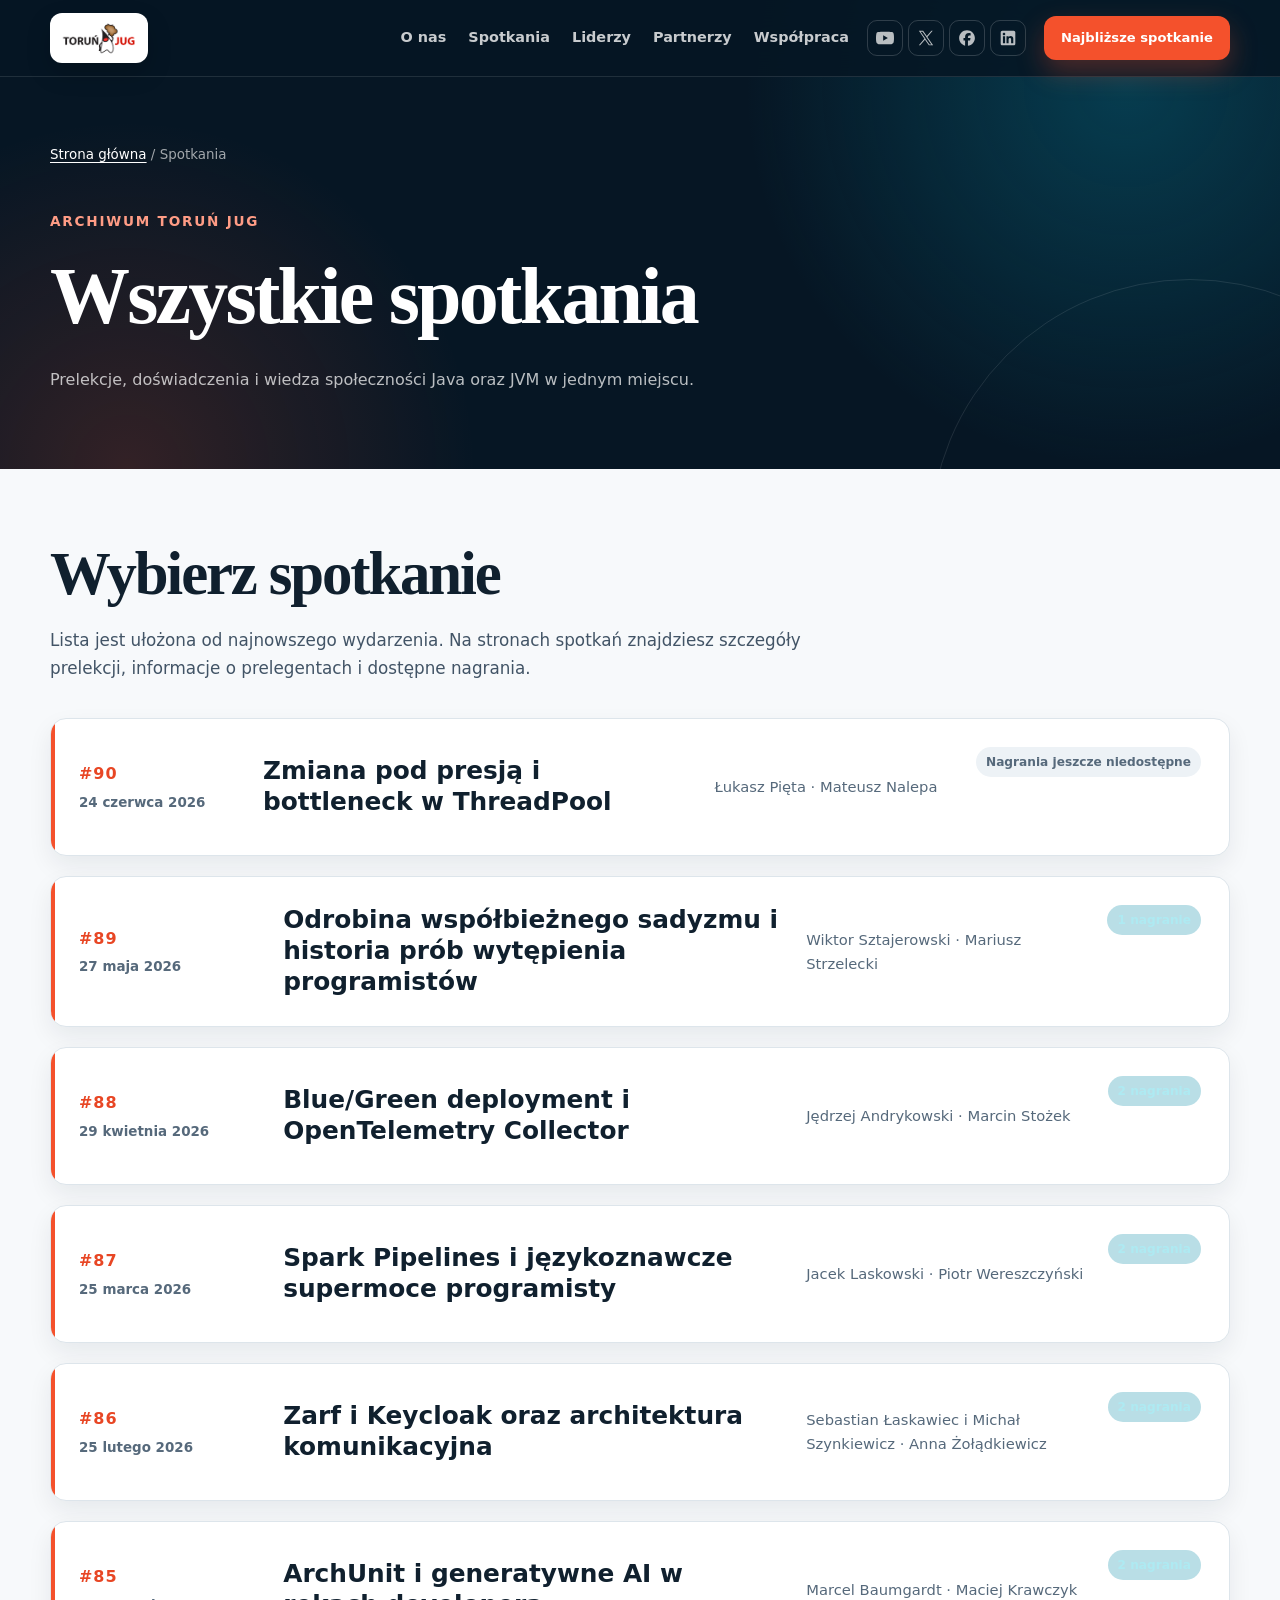
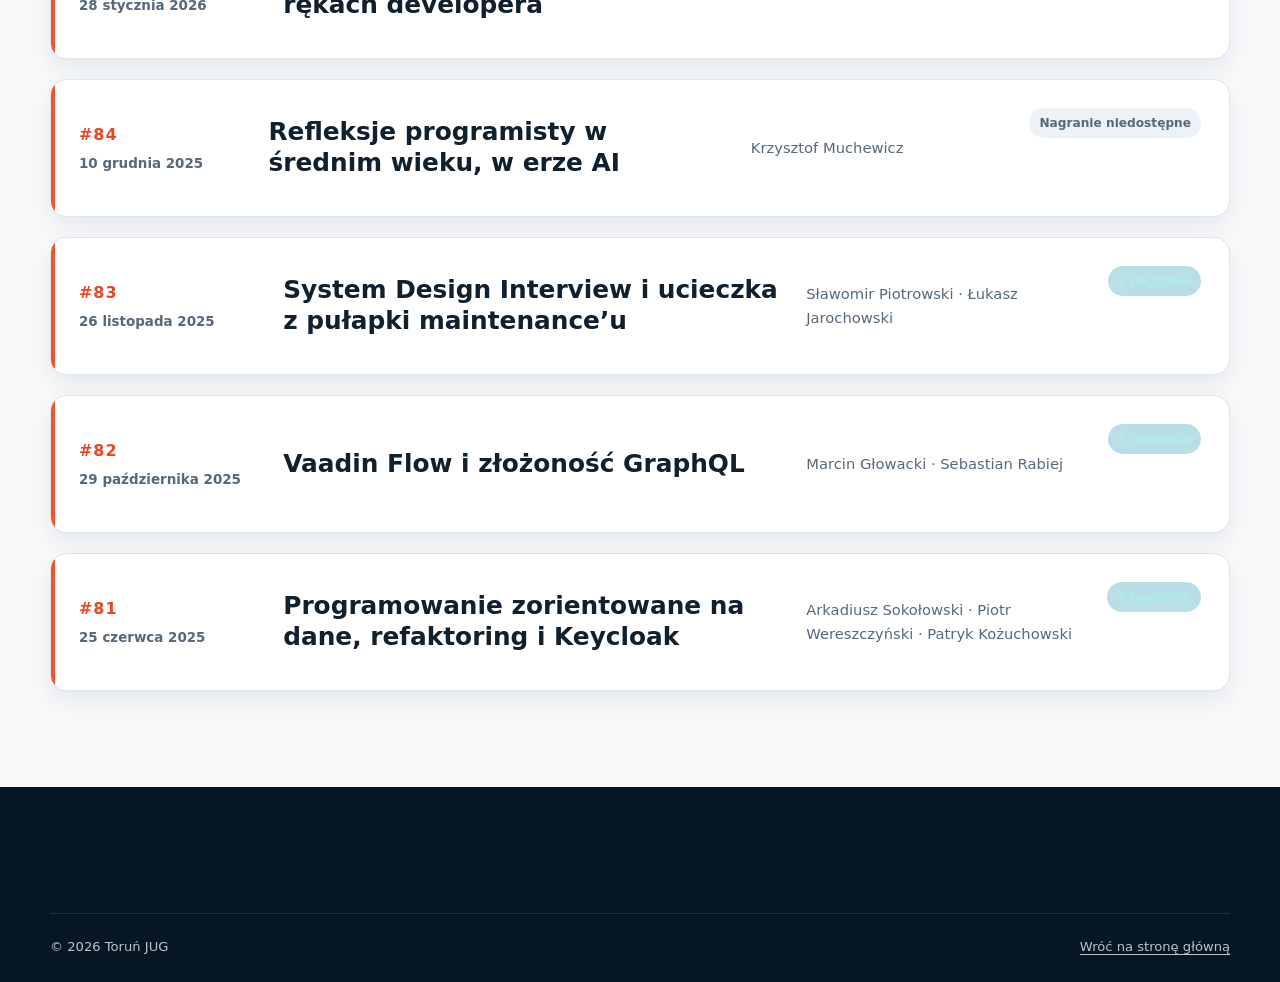
<file: spotkania/index.html>
<!doctype html>
<html lang="pl">
  <head>
    <meta charset="utf-8">
    <meta name="viewport" content="width=device-width, initial-scale=1">
    <meta name="theme-color" content="#071b2d">
    <meta name="color-scheme" content="light">

    <title>Wszystkie spotkania Toruń JUG</title>
    <meta name="description" content="Archiwum spotkań Toruń Java User Group: tematy, prelegenci i nagrania z wydarzeń społeczności Java i JVM w Toruniu.">
    <meta name="robots" content="index, follow, max-image-preview:large, max-snippet:-1, max-video-preview:-1">
    <link rel="canonical" href="https://torun.jug.pl/spotkania/">

    <meta property="og:type" content="website">
    <meta property="og:locale" content="pl_PL">
    <meta property="og:site_name" content="Toruń JUG">
    <meta property="og:title" content="Wszystkie spotkania Toruń JUG">
    <meta property="og:description" content="Tematy, prelegenci i nagrania ze spotkań społeczności Java i JVM w Toruniu.">
    <meta property="og:url" content="https://torun.jug.pl/spotkania/">
    <meta property="og:image" content="https://torun.jug.pl/static/media/cover.jpg">
    <meta name="twitter:card" content="summary_large_image">

    <link rel="stylesheet" href="../styles.css">
    <script src="../script.js" defer></script>

    <script type="application/ld+json">
      {
        "@context": "https://schema.org",
        "@type": "CollectionPage",
        "name": "Wszystkie spotkania Toruń JUG",
        "url": "https://torun.jug.pl/spotkania/",
        "description": "Archiwum spotkań Toruń Java User Group.",
        "isPartOf": {
          "@type": "WebSite",
          "name": "Toruń JUG",
          "url": "https://torun.jug.pl/"
        },
        "mainEntity": {
          "@type": "ItemList",
          "numberOfItems": 10,
          "itemListOrder": "https://schema.org/ItemListOrderDescending",
          "itemListElement": [
            { "@type": "ListItem", "position": 1, "url": "https://torun.jug.pl/spotkania/90-zmiana-pod-presja-thread-pool.html", "name": "Toruń JUG #90" },
            { "@type": "ListItem", "position": 2, "url": "https://torun.jug.pl/spotkania/89-wspolbiezny-sadyzm-historia-programistow.html", "name": "Toruń JUG #89" },
            { "@type": "ListItem", "position": 3, "url": "https://torun.jug.pl/spotkania/88-blue-green-opentelemetry.html", "name": "Toruń JUG #88" },
            { "@type": "ListItem", "position": 4, "url": "https://torun.jug.pl/spotkania/87-spark-pipelines-jezykoznawcze-supermoce.html", "name": "Toruń JUG #87" },
            { "@type": "ListItem", "position": 5, "url": "https://torun.jug.pl/spotkania/86-zarf-keycloak-architektura-komunikacyjna.html", "name": "Toruń JUG #86" },
            { "@type": "ListItem", "position": 6, "url": "https://torun.jug.pl/spotkania/85-archunit-generatywne-ai.html", "name": "Toruń JUG #85" },
            { "@type": "ListItem", "position": 7, "url": "https://torun.jug.pl/spotkania/84-refleksje-programisty-w-erze-ai.html", "name": "Toruń JUG #84" },
            { "@type": "ListItem", "position": 8, "url": "https://torun.jug.pl/spotkania/83-system-design-maintenance.html", "name": "Toruń JUG #83" },
            { "@type": "ListItem", "position": 9, "url": "https://torun.jug.pl/spotkania/82-vaadin-flow-graphql.html", "name": "Toruń JUG #82" },
            { "@type": "ListItem", "position": 10, "url": "https://torun.jug.pl/spotkania/81-programowanie-zorientowane-na-dane-refaktoring-keycloak.html", "name": "Toruń JUG #81" }
          ]
        }
      }
    </script>
  </head>
  <body class="meeting-page meetings-archive-page">
    <a class="skip-link" href="#main-content">Przejdź do treści</a>

    <header class="site-header">
      <div class="container header-inner">
        <a class="brand" href="../index.html" aria-label="Toruń JUG – strona główna">
          <img class="brand-logo" src="../static/media/logo_mini.png" width="180" height="75" alt="">
        </a>

        <button class="menu-toggle" type="button" aria-expanded="false" aria-controls="main-navigation" aria-label="Otwórz menu" data-menu-toggle>
          <span></span><span></span><span></span>
        </button>

        <div class="nav-panel" id="main-navigation" data-nav-panel>
          <nav aria-label="Główna nawigacja">
            <ul class="nav-links">
              <li><a href="../index.html#o-nas">O nas</a></li>
              <li><a href="index.html" aria-current="page">Spotkania</a></li>
              <li><a href="../index.html#liderzy">Liderzy</a></li>
              <li><a href="../index.html#partnerzy">Partnerzy</a></li>
              <li><a href="../index.html#wspolpraca">Współpraca</a></li>
            </ul>
          </nav>
          <nav class="header-socials" aria-label="Media społecznościowe">
            <a href="https://www.youtube.com/channel/UCLuHypXd9ODOivs7gRpxNZg" target="_blank" rel="noopener noreferrer" aria-label="Toruń JUG na YouTube" title="YouTube">
              <svg aria-hidden="true" focusable="false" xmlns="http://www.w3.org/2000/svg" width="32" height="32" viewBox="0 0 32 32">
                <path d="M31.331,8.248c-.368-1.386-1.452-2.477-2.829-2.848-2.496-.673-12.502-.673-12.502-.673,0,0-10.007,0-12.502,.673-1.377,.37-2.461,1.462-2.829,2.848-.669,2.512-.669,7.752-.669,7.752,0,0,0,5.241,.669,7.752,.368,1.386,1.452,2.477,2.829,2.847,2.496,.673,12.502,.673,12.502,.673,0,0,10.007,0,12.502-.673,1.377-.37,2.461-1.462,2.829-2.847,.669-2.512,.669-7.752,.669-7.752,0,0,0-5.24-.669-7.752ZM12.727,20.758V11.242l8.364,4.758-8.364,4.758Z"></path>
              </svg>
            </a>
            <a href="https://twitter.com/TorunJUG" target="_blank" rel="noopener noreferrer" aria-label="Toruń JUG na X / Twitterze" title="X / Twitter">
              <svg aria-hidden="true" focusable="false" xmlns="http://www.w3.org/2000/svg" width="32" height="32" viewBox="0 0 32 32">
                <path d="M18.42,14.009L27.891,3h-2.244l-8.224,9.559L10.855,3H3.28l9.932,14.455L3.28,29h2.244l8.684-10.095,6.936,10.095h7.576l-10.301-14.991h0Zm-3.074,3.573l-1.006-1.439L6.333,4.69h3.447l6.462,9.243,1.006,1.439,8.4,12.015h-3.447l-6.854-9.804h0Z"></path>
              </svg>
            </a>
            <a href="https://www.facebook.com/TorunJUG" target="_blank" rel="noopener noreferrer" aria-label="Toruń JUG na Facebooku" title="Facebook">
              <svg aria-hidden="true" focusable="false" xmlns="http://www.w3.org/2000/svg" width="32" height="32" viewBox="0 0 32 32">
                <path d="M16,2c-7.732,0-14,6.268-14,14,0,6.566,4.52,12.075,10.618,13.588v-9.31h-2.887v-4.278h2.887v-1.843c0-4.765,2.156-6.974,6.835-6.974,.887,0,2.417,.174,3.043,.348v3.878c-.33-.035-.904-.052-1.617-.052-2.296,0-3.183,.87-3.183,3.13v1.513h4.573l-.786,4.278h-3.787v9.619c6.932-.837,12.304-6.74,12.304-13.897,0-7.732-6.268-14-14-14Z"></path>
              </svg>
            </a>
            <a href="https://www.linkedin.com/company/106077920" target="_blank" rel="noopener noreferrer" aria-label="Toruń JUG na LinkedIn" title="LinkedIn">
              <svg aria-hidden="true" focusable="false" xmlns="http://www.w3.org/2000/svg" width="32" height="32" viewBox="0 0 32 32">
                <path d="M26.111,3H5.889c-1.595,0-2.889,1.293-2.889,2.889V26.111c0,1.595,1.293,2.889,2.889,2.889H26.111c1.595,0,2.889-1.293,2.889-2.889V5.889c0-1.595-1.293-2.889-2.889-2.889ZM10.861,25.389h-3.877V12.87h3.877v12.519Zm-1.957-14.158c-1.267,0-2.293-1.034-2.293-2.31s1.026-2.31,2.293-2.31,2.292,1.034,2.292,2.31-1.026,2.31-2.292,2.31Zm16.485,14.158h-3.858v-6.571c0-1.802-.685-2.809-2.111-2.809-1.551,0-2.362,1.048-2.362,2.809v6.571h-3.718V12.87h3.718v1.686s1.118-2.069,3.775-2.069,4.556,1.621,4.556,4.975v7.926Z" fill-rule="evenodd"></path>
              </svg>
            </a>
          </nav>
          <a class="button button-small button-accent" href="https://www.meetup.com/Torun-JUG/events/" target="_blank" rel="noopener noreferrer">Najbliższe spotkanie</a>
        </div>
      </div>
    </header>

    <main id="main-content">
      <section class="meeting-hero meetings-archive-hero" aria-labelledby="archive-title">
        <div class="container">
          <p class="breadcrumb"><a href="../index.html">Strona główna</a> / Spotkania</p>
          <div class="meeting-hero-content">
            <p class="meeting-kicker">Archiwum Toruń JUG</p>
            <h1 id="archive-title">Wszystkie spotkania</h1>
            <p class="meeting-hero-meta">Prelekcje, doświadczenia i wiedza społeczności Java oraz JVM w jednym miejscu.</p>
          </div>
        </div>
      </section>

      <section class="archive-content" aria-labelledby="archive-list-title">
        <div class="container">
          <div class="archive-heading">
            <h2 id="archive-list-title">Wybierz spotkanie</h2>
            <p>Lista jest ułożona od najnowszego wydarzenia. Na stronach spotkań znajdziesz szczegóły prelekcji, informacje o prelegentach i dostępne nagrania.</p>
          </div>

          <ol class="archive-meetings-list" reversed start="90">
            <li>
              <article class="meeting-card">
                <div class="meeting-card-meta"><span class="meeting-number">#90</span><time datetime="2026-06-24">24 czerwca 2026</time></div>
                <h3><a href="90-zmiana-pod-presja-thread-pool.html">Zmiana pod presją i bottleneck w ThreadPool</a></h3>
                <p>Łukasz Pięta · Mateusz Nalepa</p>
                <span class="meeting-status meeting-status-pending">Nagrania jeszcze niedostępne</span>
              </article>
            </li>
            <li>
              <article class="meeting-card">
                <div class="meeting-card-meta"><span class="meeting-number">#89</span><time datetime="2026-05-27">27 maja 2026</time></div>
                <h3><a href="89-wspolbiezny-sadyzm-historia-programistow.html">Odrobina współbieżnego sadyzmu i historia prób wytępienia programistów</a></h3>
                <p>Wiktor Sztajerowski · Mariusz Strzelecki</p>
                <span class="meeting-status">1 nagranie</span>
              </article>
            </li>
            <li>
              <article class="meeting-card">
                <div class="meeting-card-meta"><span class="meeting-number">#88</span><time datetime="2026-04-29">29 kwietnia 2026</time></div>
                <h3><a href="88-blue-green-opentelemetry.html">Blue/Green deployment i OpenTelemetry Collector</a></h3>
                <p>Jędrzej Andrykowski · Marcin Stożek</p>
                <span class="meeting-status">2 nagrania</span>
              </article>
            </li>
            <li>
              <article class="meeting-card">
                <div class="meeting-card-meta"><span class="meeting-number">#87</span><time datetime="2026-03-25">25 marca 2026</time></div>
                <h3><a href="87-spark-pipelines-jezykoznawcze-supermoce.html">Spark Pipelines i językoznawcze supermoce programisty</a></h3>
                <p>Jacek Laskowski · Piotr Wereszczyński</p>
                <span class="meeting-status">2 nagrania</span>
              </article>
            </li>
            <li>
              <article class="meeting-card">
                <div class="meeting-card-meta"><span class="meeting-number">#86</span><time datetime="2026-02-25">25 lutego 2026</time></div>
                <h3><a href="86-zarf-keycloak-architektura-komunikacyjna.html">Zarf i Keycloak oraz architektura komunikacyjna</a></h3>
                <p>Sebastian Łaskawiec i Michał Szynkiewicz · Anna Żołądkiewicz</p>
                <span class="meeting-status">2 nagrania</span>
              </article>
            </li>
            <li>
              <article class="meeting-card">
                <div class="meeting-card-meta"><span class="meeting-number">#85</span><time datetime="2026-01-28">28 stycznia 2026</time></div>
                <h3><a href="85-archunit-generatywne-ai.html">ArchUnit i generatywne AI w rękach developera</a></h3>
                <p>Marcel Baumgardt · Maciej Krawczyk</p>
                <span class="meeting-status">2 nagrania</span>
              </article>
            </li>
            <li>
              <article class="meeting-card">
                <div class="meeting-card-meta"><span class="meeting-number">#84</span><time datetime="2025-12-10">10 grudnia 2025</time></div>
                <h3><a href="84-refleksje-programisty-w-erze-ai.html">Refleksje programisty w średnim wieku, w erze AI</a></h3>
                <p>Krzysztof Muchewicz</p>
                <span class="meeting-status meeting-status-pending">Nagranie niedostępne</span>
              </article>
            </li>
            <li>
              <article class="meeting-card">
                <div class="meeting-card-meta"><span class="meeting-number">#83</span><time datetime="2025-11-26">26 listopada 2025</time></div>
                <h3><a href="83-system-design-maintenance.html">System Design Interview i ucieczka z pułapki maintenance’u</a></h3>
                <p>Sławomir Piotrowski · Łukasz Jarochowski</p>
                <span class="meeting-status">2 nagrania</span>
              </article>
            </li>
            <li>
              <article class="meeting-card">
                <div class="meeting-card-meta"><span class="meeting-number">#82</span><time datetime="2025-10-29">29 października 2025</time></div>
                <h3><a href="82-vaadin-flow-graphql.html">Vaadin Flow i złożoność GraphQL</a></h3>
                <p>Marcin Głowacki · Sebastian Rabiej</p>
                <span class="meeting-status">2 nagrania</span>
              </article>
            </li>
            <li>
              <article class="meeting-card">
                <div class="meeting-card-meta"><span class="meeting-number">#81</span><time datetime="2025-06-25">25 czerwca 2025</time></div>
                <h3><a href="81-programowanie-zorientowane-na-dane-refaktoring-keycloak.html">Programowanie zorientowane na dane, refaktoring i Keycloak</a></h3>
                <p>Arkadiusz Sokołowski · Piotr Wereszczyński · Patryk Kożuchowski</p>
                <span class="meeting-status">1 nagranie</span>
              </article>
            </li>
          </ol>
        </div>
      </section>
    </main>

    <footer class="site-footer">
      <div class="container footer-bottom">
        <p>© <span data-current-year>2026</span> Toruń JUG</p>
        <p><a href="../index.html">Wróć na stronę główną</a></p>
      </div>
    </footer>
  </body>
</html>
</file>
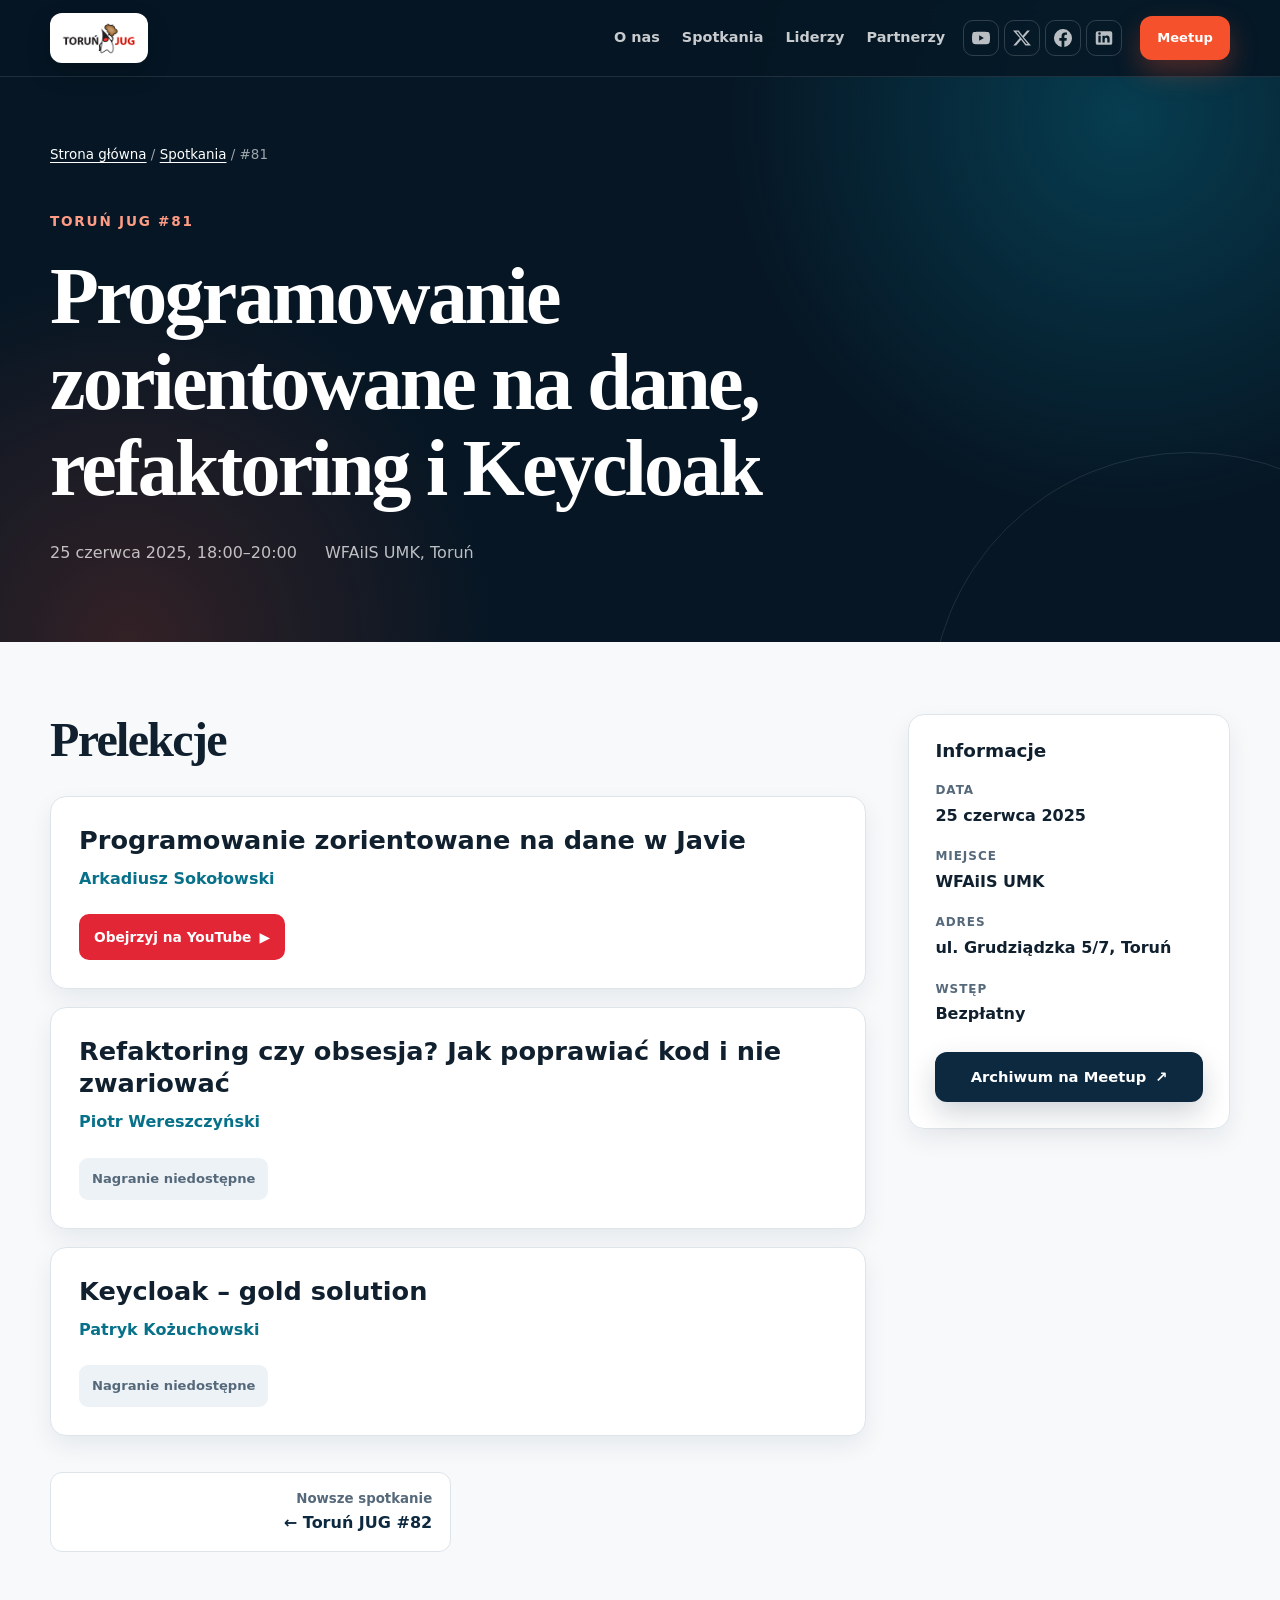
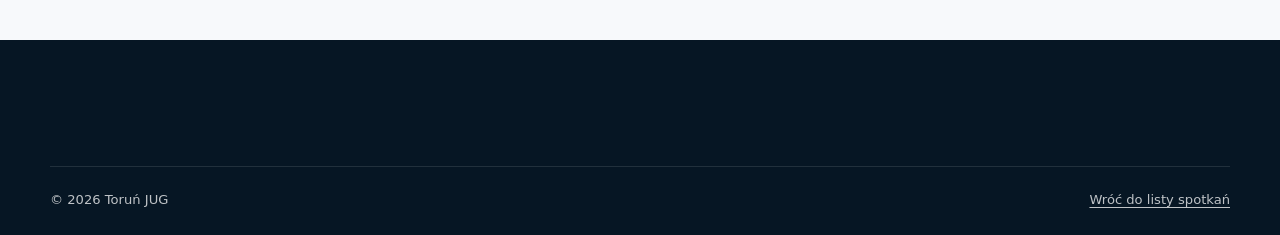
<file: spotkania/81-programowanie-zorientowane-na-dane-refaktoring-keycloak.html>
<!doctype html><html lang="pl"><head>
  <meta charset="utf-8"><meta name="viewport" content="width=device-width, initial-scale=1"><meta name="theme-color" content="#071b2d"><title>Toruń JUG #81 – DOP, refaktoring i Keycloak</title>
  <meta name="description" content="Toruń JUG #81: programowanie zorientowane na dane w Javie, pragmatyczny refaktoring oraz Keycloak. Prelekcje Arkadiusza Sokołowskiego, Piotra Wereszczyńskiego i Patryka Kożuchowskiego."><meta name="robots" content="index, follow, max-image-preview:large, max-video-preview:-1"><link rel="canonical" href="https://torun.jug.pl/spotkania/81-programowanie-zorientowane-na-dane-refaktoring-keycloak.html">
  <meta property="og:type" content="article"><meta property="og:locale" content="pl_PL"><meta property="og:site_name" content="Toruń JUG"><meta property="og:title" content="Toruń JUG #81 – DOP, refaktoring i Keycloak"><meta property="og:description" content="Trzy prelekcje i dostępne nagranie z 81. spotkania Toruń JUG."><meta property="og:url" content="https://torun.jug.pl/spotkania/81-programowanie-zorientowane-na-dane-refaktoring-keycloak.html"><meta property="og:image" content="https://torun.jug.pl/static/media/cover.91f954ec.jpg"><meta name="twitter:card" content="summary_large_image">
  <link rel="icon" href="../../favicon.ico" sizes="any"><link rel="stylesheet" href="../styles.css"><script src="../script.js" defer></script>
  <script type="application/ld+json">{"@context":"https://schema.org","@type":"Event","name":"Toruń JUG #81 – Programowanie zorientowane na dane, refaktoring i Keycloak","url":"https://torun.jug.pl/spotkania/81-programowanie-zorientowane-na-dane-refaktoring-keycloak.html","startDate":"2025-06-25T18:00:00+02:00","endDate":"2025-06-25T20:00:00+02:00","eventStatus":"https://schema.org/EventCompleted","eventAttendanceMode":"https://schema.org/OfflineEventAttendanceMode","location":{"@type":"Place","name":"WFAiIS UMK","address":{"@type":"PostalAddress","streetAddress":"ul. Grudziądzka 5/7","addressLocality":"Toruń","addressCountry":"PL"}},"organizer":{"@type":"Organization","name":"Toruń JUG","url":"https://torun.jug.pl/"},"performer":[{"@type":"Person","name":"Arkadiusz Sokołowski"},{"@type":"Person","name":"Piotr Wereszczyński"},{"@type":"Person","name":"Patryk Kożuchowski"}]}</script>
</head><body class="meeting-page">
  <a class="skip-link" href="#main-content">Przejdź do treści</a><header class="site-header"><div class="container header-inner"><a class="brand" href="../index.html" aria-label="Toruń JUG – strona główna"><img class="brand-logo" src="../static/media/logo_mini.png" width="180" height="75" alt=""></a><button class="menu-toggle" type="button" aria-expanded="false" aria-controls="main-navigation" aria-label="Otwórz menu" data-menu-toggle><span></span><span></span><span></span></button><div class="nav-panel" id="main-navigation" data-nav-panel><nav aria-label="Główna nawigacja"><ul class="nav-links"><li><a href="../index.html#o-nas">O nas</a></li><li><a href="../index.html#spotkania">Spotkania</a></li><li><a href="../index.html#liderzy">Liderzy</a></li><li><a href="../index.html#partnerzy">Partnerzy</a></li></ul></nav><a class="button button-small button-accent" href="https://www.meetup.com/pl-PL/torun-jug/events/?type=past" target="_blank" rel="noopener noreferrer">Meetup</a></div></div></header>
  <main id="main-content"><section class="meeting-hero"><div class="container"><p class="breadcrumb"><a href="../index.html">Strona główna</a> / <a href="../index.html#spotkania">Spotkania</a> / #81</p><div class="meeting-hero-content"><p class="meeting-kicker">Toruń JUG #81</p><h1>Programowanie zorientowane na dane, refaktoring i Keycloak</h1><p class="meeting-hero-meta"><time datetime="2025-06-25T18:00:00+02:00">25 czerwca 2025, 18:00–20:00</time><span>WFAiIS UMK, Toruń</span></p></div></div></section>
  <section class="meeting-content"><div class="container meeting-layout"><div class="meeting-main"><h2>Prelekcje</h2><div class="talk-list">
    <article class="talk-card"><h3>Programowanie zorientowane na dane w Javie</h3><p class="talk-speaker">Arkadiusz Sokołowski</p><a class="talk-action" href="https://www.youtube.com/watch?v=PtBbbyZCuQ4" target="_blank" rel="noopener noreferrer">Obejrzyj na YouTube <span aria-hidden="true">▶</span></a></article>
    <article class="talk-card"><h3>Refaktoring czy obsesja? Jak poprawiać kod i nie zwariować</h3><p class="talk-speaker">Piotr Wereszczyński</p><span class="talk-unavailable">Nagranie niedostępne</span></article>
    <article class="talk-card"><h3>Keycloak – gold solution</h3><p class="talk-speaker">Patryk Kożuchowski</p><span class="talk-unavailable">Nagranie niedostępne</span></article>
  </div><nav class="meeting-navigation" aria-label="Nawigacja między spotkaniami"><a href="82-vaadin-flow-graphql.html"><small>Nowsze spotkanie</small>← Toruń JUG #82</a></nav></div>
  <aside class="meeting-sidebar"><div class="meeting-info-card"><h2>Informacje</h2><dl class="meeting-info-list"><div><dt>Data</dt><dd>25 czerwca 2025</dd></div><div><dt>Miejsce</dt><dd>WFAiIS UMK</dd></div><div><dt>Adres</dt><dd>ul. Grudziądzka 5/7, Toruń</dd></div><div><dt>Wstęp</dt><dd>Bezpłatny</dd></div></dl><a class="button button-primary" href="https://www.meetup.com/pl-PL/torun-jug/events/?type=past" target="_blank" rel="noopener noreferrer">Archiwum na Meetup <span aria-hidden="true">↗</span></a></div></aside></div></section></main>
  <footer class="site-footer"><div class="container footer-bottom"><p>© <span data-current-year>2026</span> Toruń JUG</p><p><a href="../index.html#spotkania">Wróć do listy spotkań</a></p></div></footer>
</body></html>
</file>
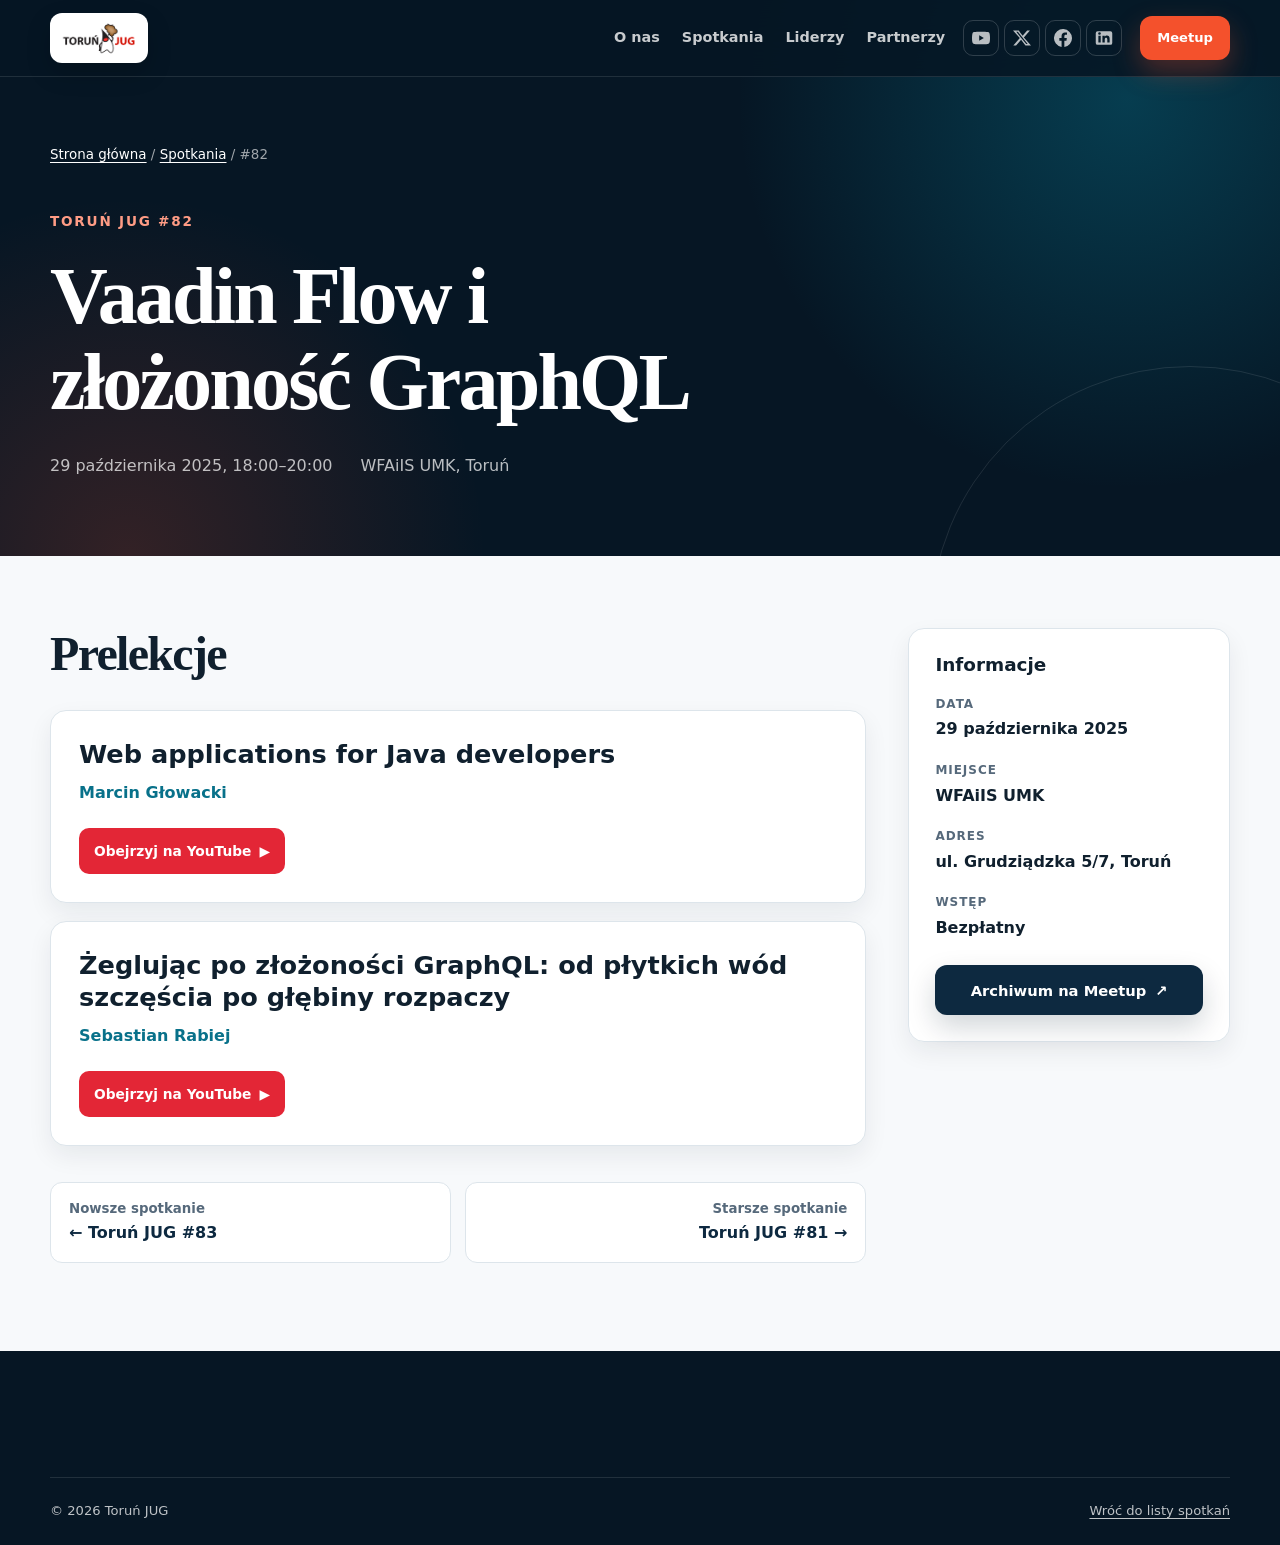
<file: spotkania/82-vaadin-flow-graphql.html>
<!doctype html><html lang="pl"><head>
  <meta charset="utf-8"><meta name="viewport" content="width=device-width, initial-scale=1"><meta name="theme-color" content="#071b2d"><title>Toruń JUG #82 – Vaadin Flow i GraphQL</title>
  <meta name="description" content="Toruń JUG #82: aplikacje webowe dla programistów Java z Vaadin Flow oraz złożoność GraphQL. Prelekcje Marcina Głowackiego i Sebastiana Rabieja."><meta name="robots" content="index, follow, max-image-preview:large, max-video-preview:-1"><link rel="canonical" href="https://torun.jug.pl/spotkania/82-vaadin-flow-graphql.html">
  <meta property="og:type" content="article"><meta property="og:locale" content="pl_PL"><meta property="og:site_name" content="Toruń JUG"><meta property="og:title" content="Toruń JUG #82 – Vaadin Flow i GraphQL"><meta property="og:description" content="Dwie prelekcje i nagrania z 82. spotkania Toruń JUG."><meta property="og:url" content="https://torun.jug.pl/spotkania/82-vaadin-flow-graphql.html"><meta property="og:image" content="https://torun.jug.pl/static/media/cover.91f954ec.jpg"><meta name="twitter:card" content="summary_large_image">
  <link rel="icon" href="../../favicon.ico" sizes="any"><link rel="stylesheet" href="../styles.css"><script src="../script.js" defer></script>
  <script type="application/ld+json">{"@context":"https://schema.org","@type":"Event","name":"Toruń JUG #82 – Vaadin Flow i GraphQL","url":"https://torun.jug.pl/spotkania/82-vaadin-flow-graphql.html","startDate":"2025-10-29T18:00:00+01:00","endDate":"2025-10-29T20:00:00+01:00","eventStatus":"https://schema.org/EventCompleted","eventAttendanceMode":"https://schema.org/OfflineEventAttendanceMode","location":{"@type":"Place","name":"WFAiIS UMK","address":{"@type":"PostalAddress","streetAddress":"ul. Grudziądzka 5/7","addressLocality":"Toruń","addressCountry":"PL"}},"organizer":{"@type":"Organization","name":"Toruń JUG","url":"https://torun.jug.pl/"},"performer":[{"@type":"Person","name":"Marcin Głowacki"},{"@type":"Person","name":"Sebastian Rabiej"}]}</script>
</head><body class="meeting-page">
  <a class="skip-link" href="#main-content">Przejdź do treści</a><header class="site-header"><div class="container header-inner"><a class="brand" href="../index.html" aria-label="Toruń JUG – strona główna"><img class="brand-logo" src="../static/media/logo_mini.png" width="180" height="75" alt=""></a><button class="menu-toggle" type="button" aria-expanded="false" aria-controls="main-navigation" aria-label="Otwórz menu" data-menu-toggle><span></span><span></span><span></span></button><div class="nav-panel" id="main-navigation" data-nav-panel><nav aria-label="Główna nawigacja"><ul class="nav-links"><li><a href="../index.html#o-nas">O nas</a></li><li><a href="../index.html#spotkania">Spotkania</a></li><li><a href="../index.html#liderzy">Liderzy</a></li><li><a href="../index.html#partnerzy">Partnerzy</a></li></ul></nav><a class="button button-small button-accent" href="https://www.meetup.com/pl-PL/torun-jug/events/?type=past" target="_blank" rel="noopener noreferrer">Meetup</a></div></div></header>
  <main id="main-content"><section class="meeting-hero"><div class="container"><p class="breadcrumb"><a href="../index.html">Strona główna</a> / <a href="../index.html#spotkania">Spotkania</a> / #82</p><div class="meeting-hero-content"><p class="meeting-kicker">Toruń JUG #82</p><h1>Vaadin Flow i złożoność GraphQL</h1><p class="meeting-hero-meta"><time datetime="2025-10-29T18:00:00+01:00">29 października 2025, 18:00–20:00</time><span>WFAiIS UMK, Toruń</span></p></div></div></section>
  <section class="meeting-content"><div class="container meeting-layout"><div class="meeting-main"><h2>Prelekcje</h2><div class="talk-list">
    <article class="talk-card"><h3>Web applications for Java developers</h3><p class="talk-speaker">Marcin Głowacki</p><a class="talk-action" href="https://www.youtube.com/watch?v=AMK_4ZeqhQ0" target="_blank" rel="noopener noreferrer">Obejrzyj na YouTube <span aria-hidden="true">▶</span></a></article>
    <article class="talk-card"><h3>Żeglując po złożoności GraphQL: od płytkich wód szczęścia po głębiny rozpaczy</h3><p class="talk-speaker">Sebastian Rabiej</p><a class="talk-action" href="https://www.youtube.com/watch?v=eI7_3a4SH8E" target="_blank" rel="noopener noreferrer">Obejrzyj na YouTube <span aria-hidden="true">▶</span></a></article>
  </div><nav class="meeting-navigation" aria-label="Nawigacja między spotkaniami"><a href="83-system-design-maintenance.html"><small>Nowsze spotkanie</small>← Toruń JUG #83</a><a href="81-programowanie-zorientowane-na-dane-refaktoring-keycloak.html"><small>Starsze spotkanie</small>Toruń JUG #81 →</a></nav></div>
  <aside class="meeting-sidebar"><div class="meeting-info-card"><h2>Informacje</h2><dl class="meeting-info-list"><div><dt>Data</dt><dd>29 października 2025</dd></div><div><dt>Miejsce</dt><dd>WFAiIS UMK</dd></div><div><dt>Adres</dt><dd>ul. Grudziądzka 5/7, Toruń</dd></div><div><dt>Wstęp</dt><dd>Bezpłatny</dd></div></dl><a class="button button-primary" href="https://www.meetup.com/pl-PL/torun-jug/events/?type=past" target="_blank" rel="noopener noreferrer">Archiwum na Meetup <span aria-hidden="true">↗</span></a></div></aside></div></section></main>
  <footer class="site-footer"><div class="container footer-bottom"><p>© <span data-current-year>2026</span> Toruń JUG</p><p><a href="../index.html#spotkania">Wróć do listy spotkań</a></p></div></footer>
</body></html>
</file>
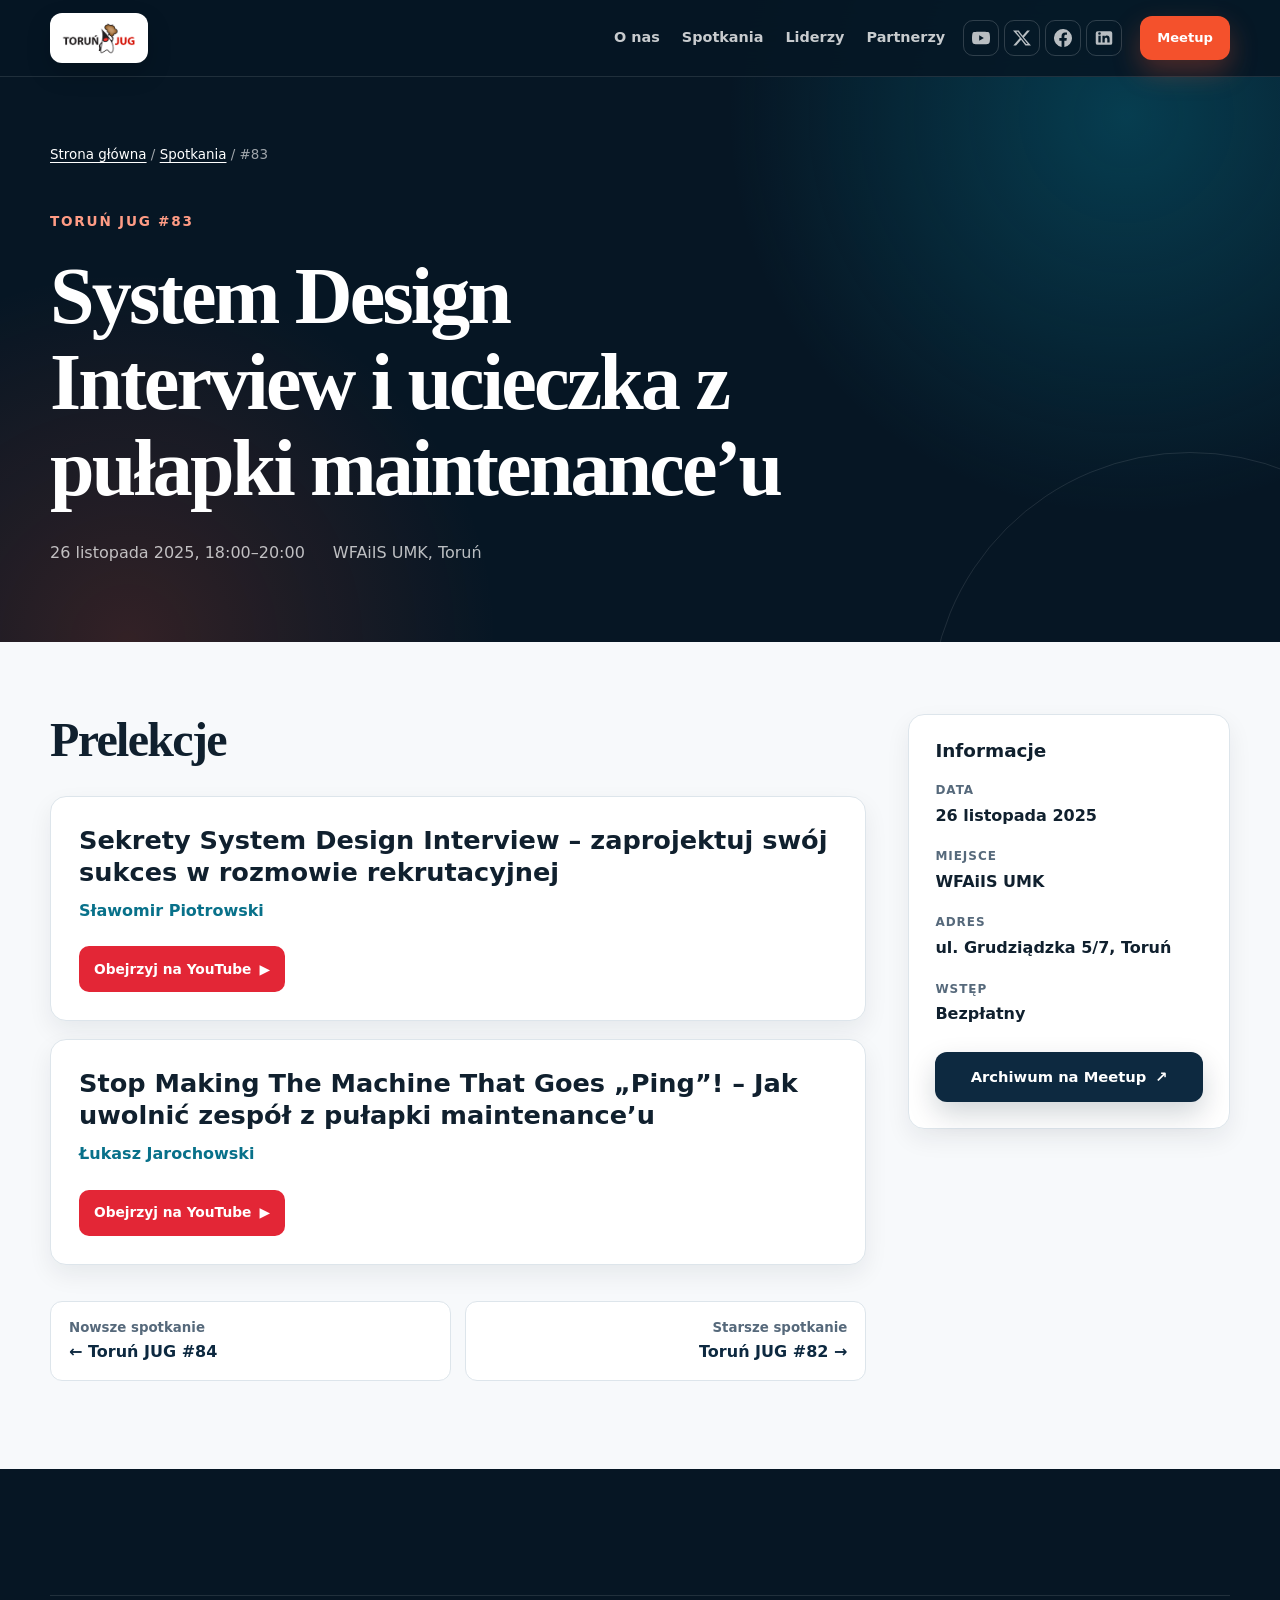
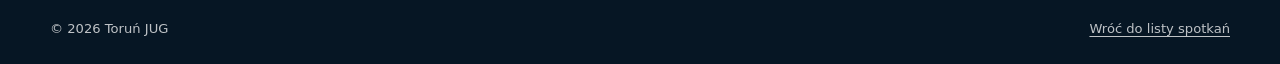
<file: spotkania/83-system-design-maintenance.html>
<!doctype html><html lang="pl"><head>
  <meta charset="utf-8"><meta name="viewport" content="width=device-width, initial-scale=1"><meta name="theme-color" content="#071b2d"><title>Toruń JUG #83 – System Design i maintenance</title>
  <meta name="description" content="Toruń JUG #83: sekrety System Design Interview oraz uwalnianie zespołu z pułapki maintenance’u. Prelekcje Sławomira Piotrowskiego i Łukasza Jarochowskiego."><meta name="robots" content="index, follow, max-image-preview:large, max-video-preview:-1"><link rel="canonical" href="https://torun.jug.pl/spotkania/83-system-design-maintenance.html">
  <meta property="og:type" content="article"><meta property="og:locale" content="pl_PL"><meta property="og:site_name" content="Toruń JUG"><meta property="og:title" content="Toruń JUG #83 – System Design i maintenance"><meta property="og:description" content="Dwie prelekcje i nagrania z 83. spotkania Toruń JUG."><meta property="og:url" content="https://torun.jug.pl/spotkania/83-system-design-maintenance.html"><meta property="og:image" content="https://torun.jug.pl/static/media/cover.91f954ec.jpg"><meta name="twitter:card" content="summary_large_image">
  <link rel="icon" href="../../favicon.ico" sizes="any"><link rel="stylesheet" href="../styles.css"><script src="../script.js" defer></script>
  <script type="application/ld+json">{"@context":"https://schema.org","@type":"Event","name":"Toruń JUG #83 – System Design Interview i ucieczka z pułapki maintenance’u","url":"https://torun.jug.pl/spotkania/83-system-design-maintenance.html","startDate":"2025-11-26T18:00:00+01:00","endDate":"2025-11-26T20:00:00+01:00","eventStatus":"https://schema.org/EventCompleted","eventAttendanceMode":"https://schema.org/OfflineEventAttendanceMode","location":{"@type":"Place","name":"WFAiIS UMK","address":{"@type":"PostalAddress","streetAddress":"ul. Grudziądzka 5/7","addressLocality":"Toruń","addressCountry":"PL"}},"organizer":{"@type":"Organization","name":"Toruń JUG","url":"https://torun.jug.pl/"},"performer":[{"@type":"Person","name":"Sławomir Piotrowski"},{"@type":"Person","name":"Łukasz Jarochowski"}]}</script>
</head><body class="meeting-page">
  <a class="skip-link" href="#main-content">Przejdź do treści</a><header class="site-header"><div class="container header-inner"><a class="brand" href="../index.html" aria-label="Toruń JUG – strona główna"><img class="brand-logo" src="../static/media/logo_mini.png" width="180" height="75" alt=""></a><button class="menu-toggle" type="button" aria-expanded="false" aria-controls="main-navigation" aria-label="Otwórz menu" data-menu-toggle><span></span><span></span><span></span></button><div class="nav-panel" id="main-navigation" data-nav-panel><nav aria-label="Główna nawigacja"><ul class="nav-links"><li><a href="../index.html#o-nas">O nas</a></li><li><a href="../index.html#spotkania">Spotkania</a></li><li><a href="../index.html#liderzy">Liderzy</a></li><li><a href="../index.html#partnerzy">Partnerzy</a></li></ul></nav><a class="button button-small button-accent" href="https://www.meetup.com/pl-PL/torun-jug/events/?type=past" target="_blank" rel="noopener noreferrer">Meetup</a></div></div></header>
  <main id="main-content"><section class="meeting-hero"><div class="container"><p class="breadcrumb"><a href="../index.html">Strona główna</a> / <a href="../index.html#spotkania">Spotkania</a> / #83</p><div class="meeting-hero-content"><p class="meeting-kicker">Toruń JUG #83</p><h1>System Design Interview i ucieczka z pułapki maintenance’u</h1><p class="meeting-hero-meta"><time datetime="2025-11-26T18:00:00+01:00">26 listopada 2025, 18:00–20:00</time><span>WFAiIS UMK, Toruń</span></p></div></div></section>
  <section class="meeting-content"><div class="container meeting-layout"><div class="meeting-main"><h2>Prelekcje</h2><div class="talk-list">
    <article class="talk-card"><h3>Sekrety System Design Interview – zaprojektuj swój sukces w rozmowie rekrutacyjnej</h3><p class="talk-speaker">Sławomir Piotrowski</p><a class="talk-action" href="https://www.youtube.com/watch?v=k5VBnSYbceg" target="_blank" rel="noopener noreferrer">Obejrzyj na YouTube <span aria-hidden="true">▶</span></a></article>
    <article class="talk-card"><h3>Stop Making The Machine That Goes „Ping”! – Jak uwolnić zespół z pułapki maintenance’u</h3><p class="talk-speaker">Łukasz Jarochowski</p><a class="talk-action" href="https://www.youtube.com/watch?v=KBHpn4nd9Go" target="_blank" rel="noopener noreferrer">Obejrzyj na YouTube <span aria-hidden="true">▶</span></a></article>
  </div><nav class="meeting-navigation" aria-label="Nawigacja między spotkaniami"><a href="84-refleksje-programisty-w-erze-ai.html"><small>Nowsze spotkanie</small>← Toruń JUG #84</a><a href="82-vaadin-flow-graphql.html"><small>Starsze spotkanie</small>Toruń JUG #82 →</a></nav></div>
  <aside class="meeting-sidebar"><div class="meeting-info-card"><h2>Informacje</h2><dl class="meeting-info-list"><div><dt>Data</dt><dd>26 listopada 2025</dd></div><div><dt>Miejsce</dt><dd>WFAiIS UMK</dd></div><div><dt>Adres</dt><dd>ul. Grudziądzka 5/7, Toruń</dd></div><div><dt>Wstęp</dt><dd>Bezpłatny</dd></div></dl><a class="button button-primary" href="https://www.meetup.com/pl-PL/torun-jug/events/?type=past" target="_blank" rel="noopener noreferrer">Archiwum na Meetup <span aria-hidden="true">↗</span></a></div></aside></div></section></main>
  <footer class="site-footer"><div class="container footer-bottom"><p>© <span data-current-year>2026</span> Toruń JUG</p><p><a href="../index.html#spotkania">Wróć do listy spotkań</a></p></div></footer>
</body></html>
</file>
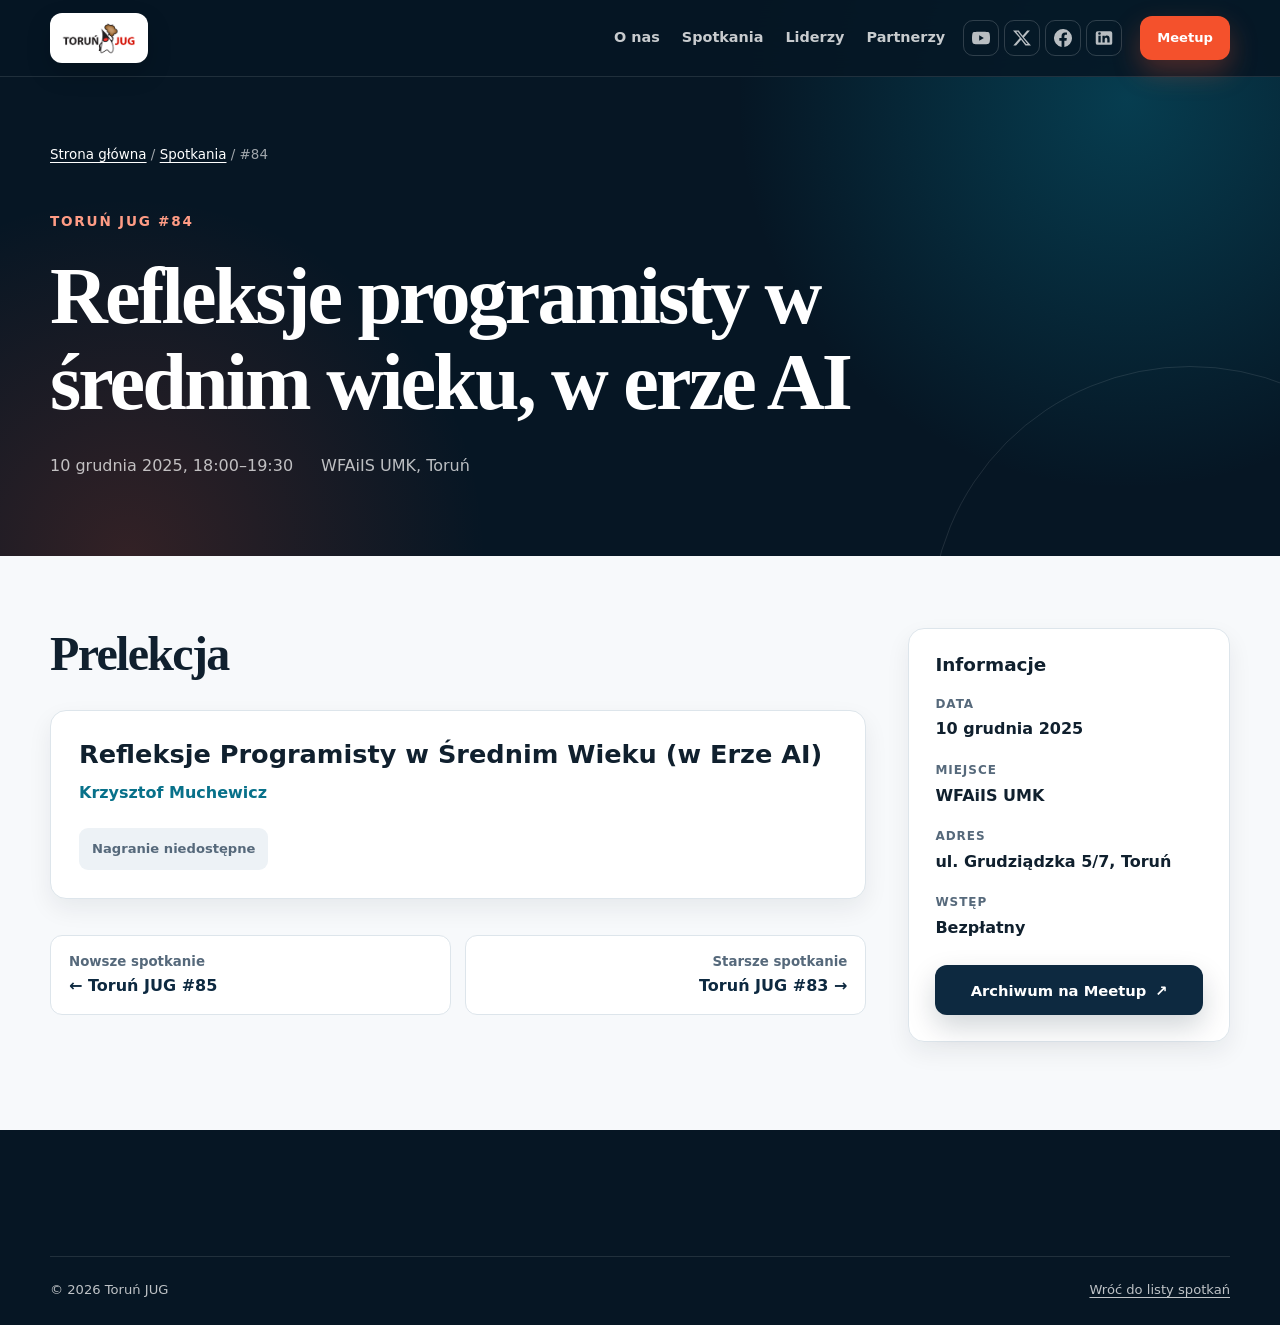
<file: spotkania/84-refleksje-programisty-w-erze-ai.html>
<!doctype html><html lang="pl"><head>
  <meta charset="utf-8"><meta name="viewport" content="width=device-width, initial-scale=1"><meta name="theme-color" content="#071b2d"><title>Toruń JUG #84 – refleksje programisty w erze AI</title>
  <meta name="description" content="Toruń JUG #84: Refleksje Programisty w Średnim Wieku (w Erze AI), prelekcja Krzysztofa Muchewicza."><meta name="robots" content="index, follow, max-image-preview:large, max-video-preview:-1"><link rel="canonical" href="https://torun.jug.pl/spotkania/84-refleksje-programisty-w-erze-ai.html">
  <meta property="og:type" content="article"><meta property="og:locale" content="pl_PL"><meta property="og:site_name" content="Toruń JUG"><meta property="og:title" content="Toruń JUG #84 – refleksje programisty w erze AI"><meta property="og:description" content="Temat i informacje o 84. spotkaniu Toruń JUG."><meta property="og:url" content="https://torun.jug.pl/spotkania/84-refleksje-programisty-w-erze-ai.html"><meta property="og:image" content="https://torun.jug.pl/static/media/cover.91f954ec.jpg"><meta name="twitter:card" content="summary_large_image">
  <link rel="icon" href="../../favicon.ico" sizes="any"><link rel="stylesheet" href="../styles.css"><script src="../script.js" defer></script>
  <script type="application/ld+json">{"@context":"https://schema.org","@type":"Event","name":"Toruń JUG #84 – Refleksje Programisty w Średnim Wieku (w Erze AI)","url":"https://torun.jug.pl/spotkania/84-refleksje-programisty-w-erze-ai.html","startDate":"2025-12-10T18:00:00+01:00","endDate":"2025-12-10T19:30:00+01:00","eventStatus":"https://schema.org/EventCompleted","eventAttendanceMode":"https://schema.org/OfflineEventAttendanceMode","location":{"@type":"Place","name":"WFAiIS UMK","address":{"@type":"PostalAddress","streetAddress":"ul. Grudziądzka 5/7","addressLocality":"Toruń","addressCountry":"PL"}},"organizer":{"@type":"Organization","name":"Toruń JUG","url":"https://torun.jug.pl/"},"performer":{"@type":"Person","name":"Krzysztof Muchewicz"}}</script>
</head><body class="meeting-page">
  <a class="skip-link" href="#main-content">Przejdź do treści</a><header class="site-header"><div class="container header-inner"><a class="brand" href="../index.html" aria-label="Toruń JUG – strona główna"><img class="brand-logo" src="../static/media/logo_mini.png" width="180" height="75" alt=""></a><button class="menu-toggle" type="button" aria-expanded="false" aria-controls="main-navigation" aria-label="Otwórz menu" data-menu-toggle><span></span><span></span><span></span></button><div class="nav-panel" id="main-navigation" data-nav-panel><nav aria-label="Główna nawigacja"><ul class="nav-links"><li><a href="../index.html#o-nas">O nas</a></li><li><a href="../index.html#spotkania">Spotkania</a></li><li><a href="../index.html#liderzy">Liderzy</a></li><li><a href="../index.html#partnerzy">Partnerzy</a></li></ul></nav><a class="button button-small button-accent" href="https://www.meetup.com/pl-PL/torun-jug/events/?type=past" target="_blank" rel="noopener noreferrer">Meetup</a></div></div></header>
  <main id="main-content"><section class="meeting-hero"><div class="container"><p class="breadcrumb"><a href="../index.html">Strona główna</a> / <a href="../index.html#spotkania">Spotkania</a> / #84</p><div class="meeting-hero-content"><p class="meeting-kicker">Toruń JUG #84</p><h1>Refleksje programisty w średnim wieku, w erze AI</h1><p class="meeting-hero-meta"><time datetime="2025-12-10T18:00:00+01:00">10 grudnia 2025, 18:00–19:30</time><span>WFAiIS UMK, Toruń</span></p></div></div></section>
  <section class="meeting-content"><div class="container meeting-layout"><div class="meeting-main"><h2>Prelekcja</h2><div class="talk-list"><article class="talk-card"><h3>Refleksje Programisty w Średnim Wieku (w Erze AI)</h3><p class="talk-speaker">Krzysztof Muchewicz</p><span class="talk-unavailable">Nagranie niedostępne</span></article></div><nav class="meeting-navigation" aria-label="Nawigacja między spotkaniami"><a href="85-archunit-generatywne-ai.html"><small>Nowsze spotkanie</small>← Toruń JUG #85</a><a href="83-system-design-maintenance.html"><small>Starsze spotkanie</small>Toruń JUG #83 →</a></nav></div>
  <aside class="meeting-sidebar"><div class="meeting-info-card"><h2>Informacje</h2><dl class="meeting-info-list"><div><dt>Data</dt><dd>10 grudnia 2025</dd></div><div><dt>Miejsce</dt><dd>WFAiIS UMK</dd></div><div><dt>Adres</dt><dd>ul. Grudziądzka 5/7, Toruń</dd></div><div><dt>Wstęp</dt><dd>Bezpłatny</dd></div></dl><a class="button button-primary" href="https://www.meetup.com/pl-PL/torun-jug/events/?type=past" target="_blank" rel="noopener noreferrer">Archiwum na Meetup <span aria-hidden="true">↗</span></a></div></aside></div></section></main>
  <footer class="site-footer"><div class="container footer-bottom"><p>© <span data-current-year>2026</span> Toruń JUG</p><p><a href="../index.html#spotkania">Wróć do listy spotkań</a></p></div></footer>
</body></html>
</file>
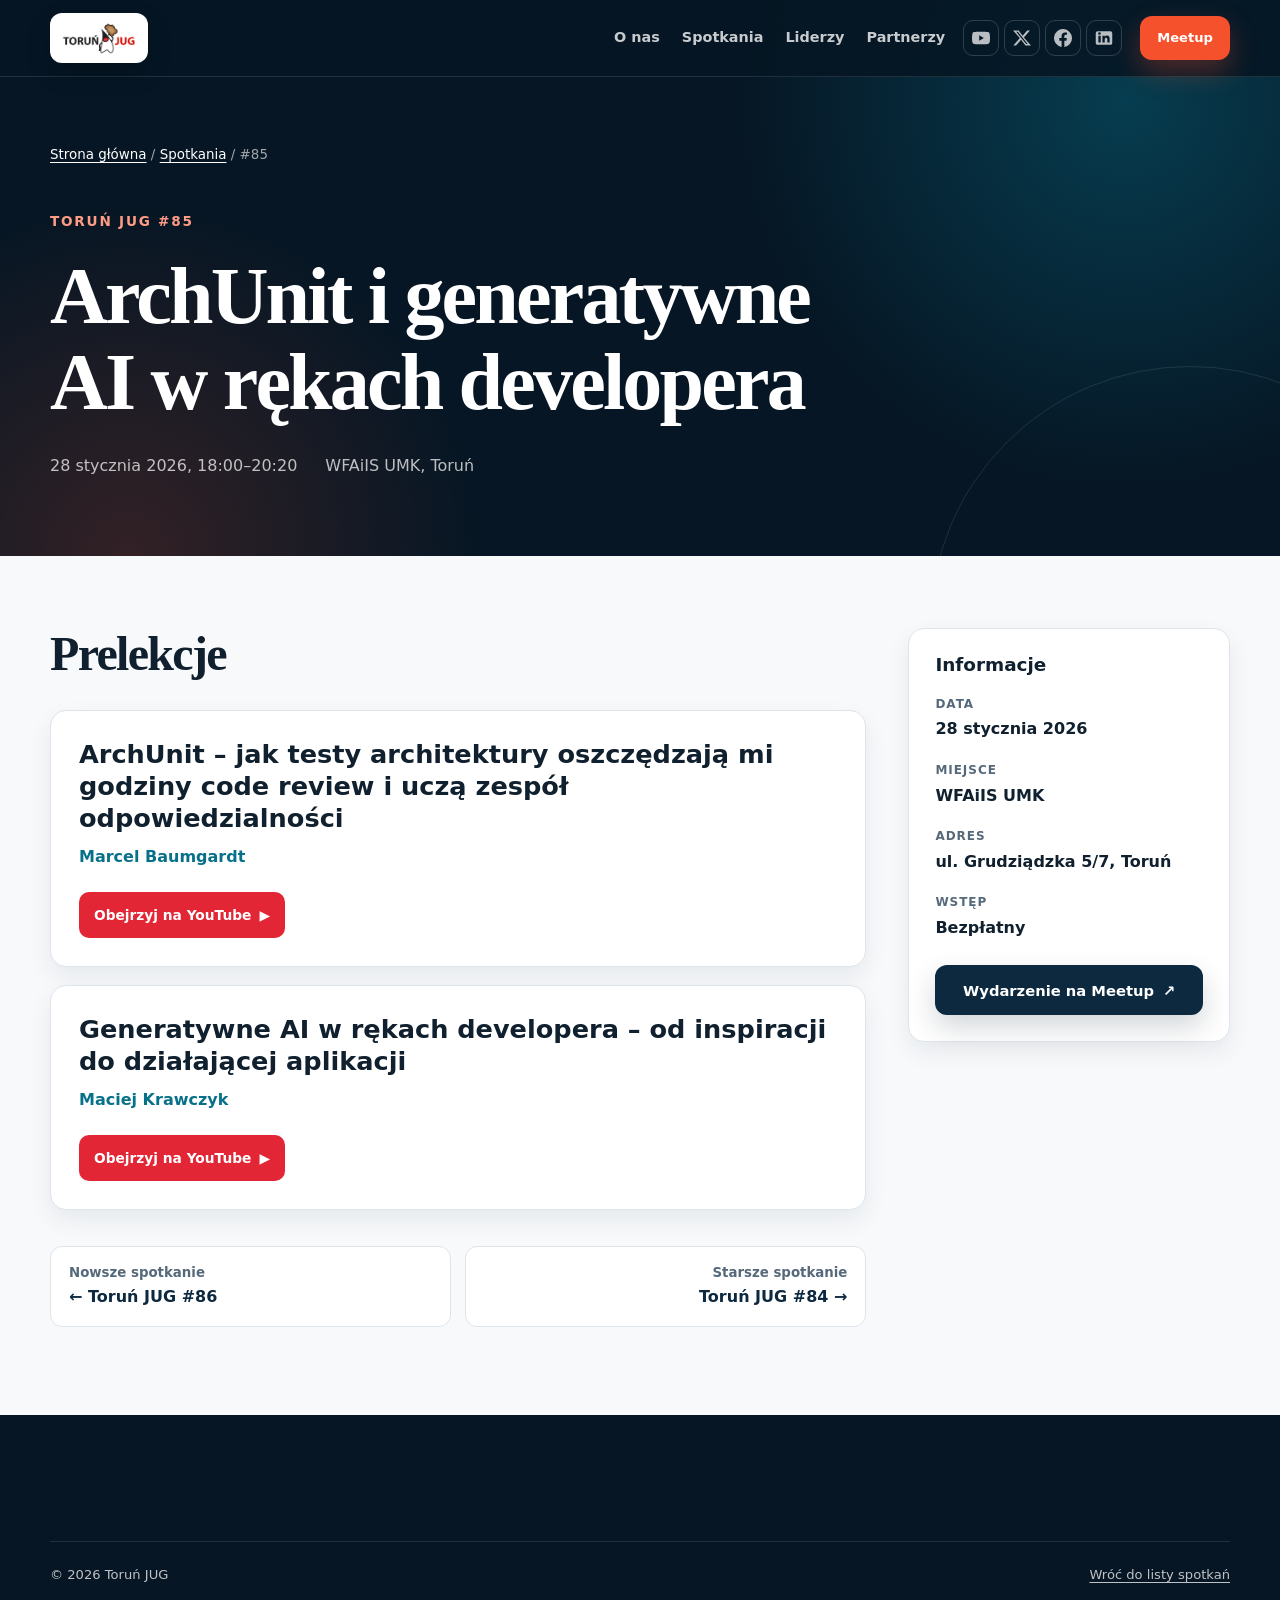
<file: spotkania/85-archunit-generatywne-ai.html>
<!doctype html><html lang="pl"><head>
  <meta charset="utf-8"><meta name="viewport" content="width=device-width, initial-scale=1"><meta name="theme-color" content="#071b2d"><title>Toruń JUG #85 – ArchUnit i generatywne AI</title>
  <meta name="description" content="Toruń JUG #85: testy architektury z ArchUnit oraz generatywne AI w rękach developera. Prelekcje Marcela Baumgardta i Macieja Krawczyka."><meta name="robots" content="index, follow, max-image-preview:large, max-video-preview:-1"><link rel="canonical" href="https://torun.jug.pl/spotkania/85-archunit-generatywne-ai.html">
  <meta property="og:type" content="article"><meta property="og:locale" content="pl_PL"><meta property="og:site_name" content="Toruń JUG"><meta property="og:title" content="Toruń JUG #85 – ArchUnit i generatywne AI"><meta property="og:description" content="Dwie prelekcje i nagrania z 85. spotkania Toruń JUG."><meta property="og:url" content="https://torun.jug.pl/spotkania/85-archunit-generatywne-ai.html"><meta property="og:image" content="https://torun.jug.pl/static/media/cover.91f954ec.jpg"><meta name="twitter:card" content="summary_large_image">
  <link rel="icon" href="../../favicon.ico" sizes="any"><link rel="stylesheet" href="../styles.css"><script src="../script.js" defer></script>
  <script type="application/ld+json">{"@context":"https://schema.org","@type":"Event","name":"Toruń JUG #85 – ArchUnit i generatywne AI w rękach developera","url":"https://torun.jug.pl/spotkania/85-archunit-generatywne-ai.html","startDate":"2026-01-28T18:00:00+01:00","endDate":"2026-01-28T20:20:00+01:00","eventStatus":"https://schema.org/EventCompleted","eventAttendanceMode":"https://schema.org/OfflineEventAttendanceMode","location":{"@type":"Place","name":"WFAiIS UMK","address":{"@type":"PostalAddress","streetAddress":"ul. Grudziądzka 5/7","addressLocality":"Toruń","addressCountry":"PL"}},"organizer":{"@type":"Organization","name":"Toruń JUG","url":"https://torun.jug.pl/"},"performer":[{"@type":"Person","name":"Marcel Baumgardt"},{"@type":"Person","name":"Maciej Krawczyk"}]}</script>
</head><body class="meeting-page">
  <a class="skip-link" href="#main-content">Przejdź do treści</a><header class="site-header"><div class="container header-inner"><a class="brand" href="../index.html" aria-label="Toruń JUG – strona główna"><img class="brand-logo" src="../static/media/logo_mini.png" width="180" height="75" alt=""></a><button class="menu-toggle" type="button" aria-expanded="false" aria-controls="main-navigation" aria-label="Otwórz menu" data-menu-toggle><span></span><span></span><span></span></button><div class="nav-panel" id="main-navigation" data-nav-panel><nav aria-label="Główna nawigacja"><ul class="nav-links"><li><a href="../index.html#o-nas">O nas</a></li><li><a href="../index.html#spotkania">Spotkania</a></li><li><a href="../index.html#liderzy">Liderzy</a></li><li><a href="../index.html#partnerzy">Partnerzy</a></li></ul></nav><a class="button button-small button-accent" href="https://www.meetup.com/torun-jug/events/312854034/" target="_blank" rel="noopener noreferrer">Meetup</a></div></div></header>
  <main id="main-content"><section class="meeting-hero"><div class="container"><p class="breadcrumb"><a href="../index.html">Strona główna</a> / <a href="../index.html#spotkania">Spotkania</a> / #85</p><div class="meeting-hero-content"><p class="meeting-kicker">Toruń JUG #85</p><h1>ArchUnit i generatywne AI w rękach developera</h1><p class="meeting-hero-meta"><time datetime="2026-01-28T18:00:00+01:00">28 stycznia 2026, 18:00–20:20</time><span>WFAiIS UMK, Toruń</span></p></div></div></section>
  <section class="meeting-content"><div class="container meeting-layout"><div class="meeting-main"><h2>Prelekcje</h2><div class="talk-list">
    <article class="talk-card"><h3>ArchUnit – jak testy architektury oszczędzają mi godziny code review i uczą zespół odpowiedzialności</h3><p class="talk-speaker">Marcel Baumgardt</p><a class="talk-action" href="https://www.youtube.com/watch?v=kaDmqnchIpQ" target="_blank" rel="noopener noreferrer">Obejrzyj na YouTube <span aria-hidden="true">▶</span></a></article>
    <article class="talk-card"><h3>Generatywne AI w rękach developera – od inspiracji do działającej aplikacji</h3><p class="talk-speaker">Maciej Krawczyk</p><a class="talk-action" href="https://www.youtube.com/watch?v=ku7vvr2K1wM" target="_blank" rel="noopener noreferrer">Obejrzyj na YouTube <span aria-hidden="true">▶</span></a></article>
  </div><nav class="meeting-navigation" aria-label="Nawigacja między spotkaniami"><a href="86-zarf-keycloak-architektura-komunikacyjna.html"><small>Nowsze spotkanie</small>← Toruń JUG #86</a><a href="84-refleksje-programisty-w-erze-ai.html"><small>Starsze spotkanie</small>Toruń JUG #84 →</a></nav></div>
  <aside class="meeting-sidebar"><div class="meeting-info-card"><h2>Informacje</h2><dl class="meeting-info-list"><div><dt>Data</dt><dd>28 stycznia 2026</dd></div><div><dt>Miejsce</dt><dd>WFAiIS UMK</dd></div><div><dt>Adres</dt><dd>ul. Grudziądzka 5/7, Toruń</dd></div><div><dt>Wstęp</dt><dd>Bezpłatny</dd></div></dl><a class="button button-primary" href="https://www.meetup.com/torun-jug/events/312854034/" target="_blank" rel="noopener noreferrer">Wydarzenie na Meetup <span aria-hidden="true">↗</span></a></div></aside></div></section></main>
  <footer class="site-footer"><div class="container footer-bottom"><p>© <span data-current-year>2026</span> Toruń JUG</p><p><a href="../index.html#spotkania">Wróć do listy spotkań</a></p></div></footer>
</body></html>
</file>
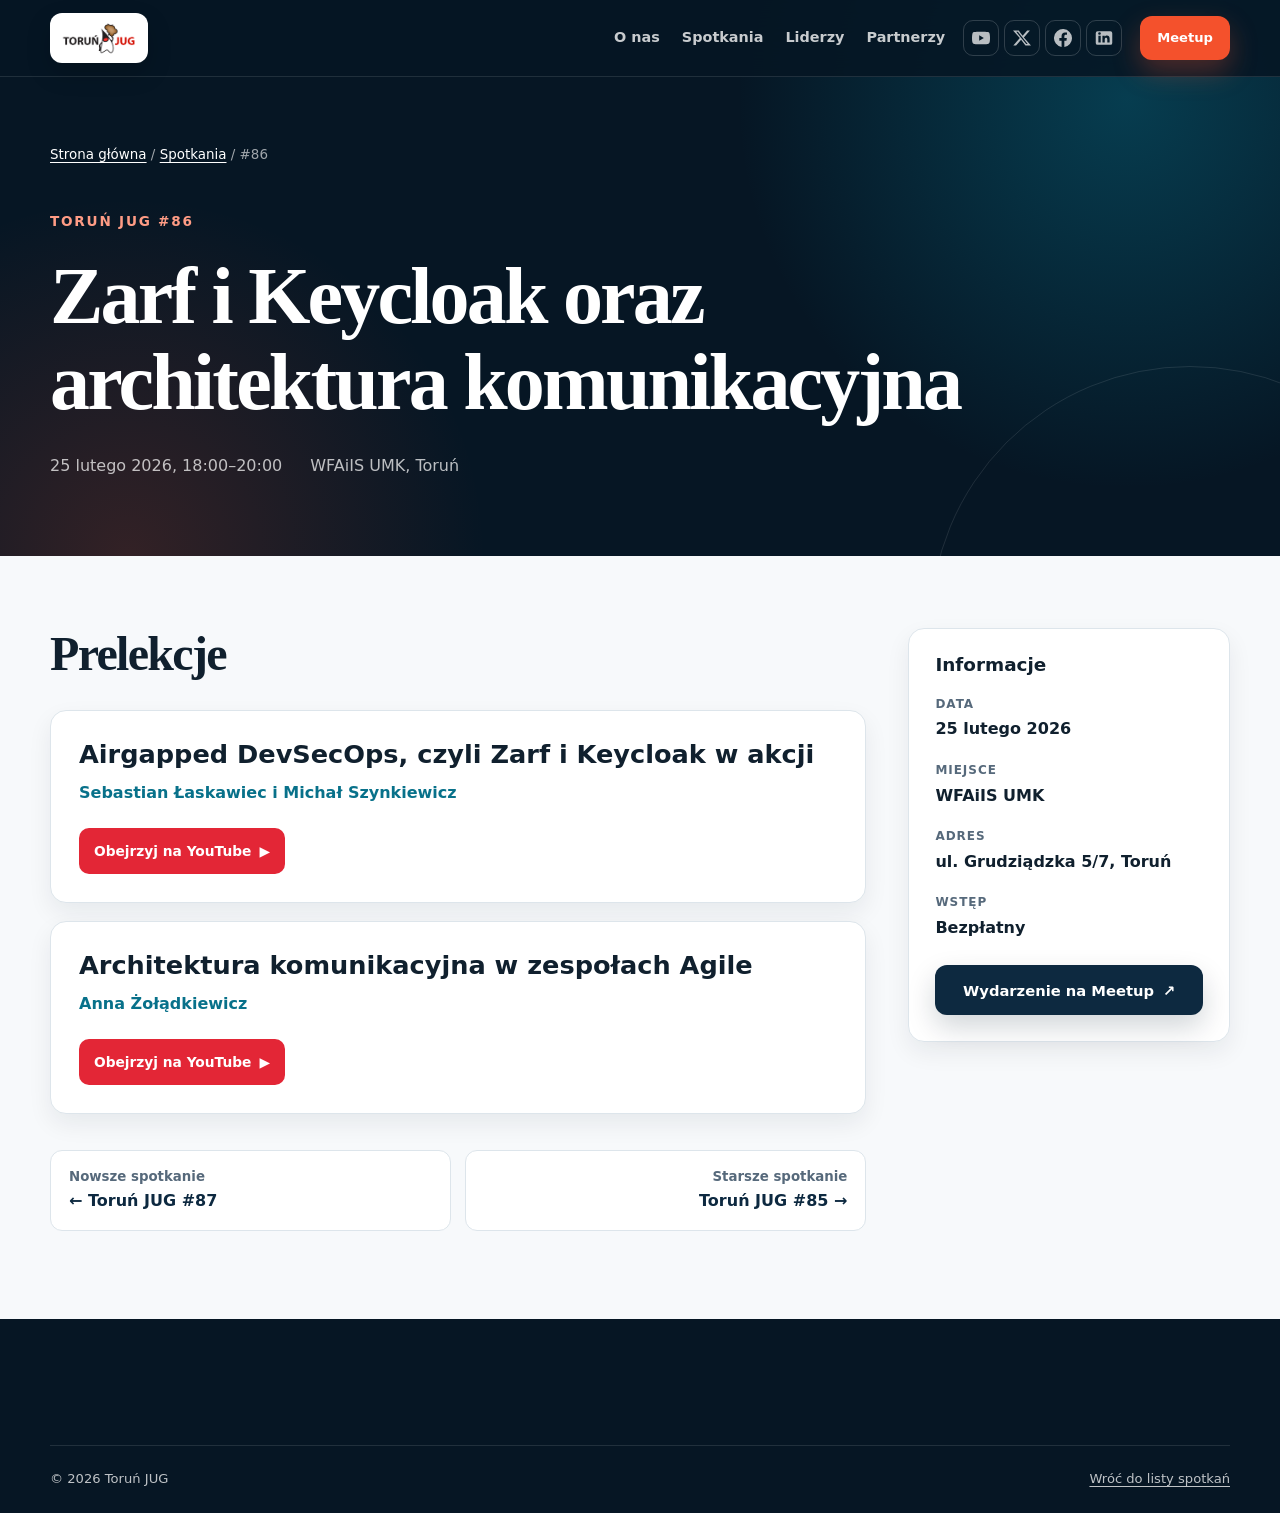
<file: spotkania/86-zarf-keycloak-architektura-komunikacyjna.html>
<!doctype html><html lang="pl"><head>
  <meta charset="utf-8"><meta name="viewport" content="width=device-width, initial-scale=1"><meta name="theme-color" content="#071b2d"><title>Toruń JUG #86 – Zarf, Keycloak i komunikacja</title>
  <meta name="description" content="Toruń JUG #86: airgapped DevSecOps z Zarf i Keycloak oraz architektura komunikacyjna w zespołach Agile."><meta name="robots" content="index, follow, max-image-preview:large, max-video-preview:-1"><link rel="canonical" href="https://torun.jug.pl/spotkania/86-zarf-keycloak-architektura-komunikacyjna.html">
  <meta property="og:type" content="article"><meta property="og:locale" content="pl_PL"><meta property="og:site_name" content="Toruń JUG"><meta property="og:title" content="Toruń JUG #86 – Zarf, Keycloak i komunikacja"><meta property="og:description" content="Dwie prelekcje i nagrania z 86. spotkania Toruń JUG."><meta property="og:url" content="https://torun.jug.pl/spotkania/86-zarf-keycloak-architektura-komunikacyjna.html"><meta property="og:image" content="https://torun.jug.pl/static/media/cover.91f954ec.jpg"><meta name="twitter:card" content="summary_large_image">
  <link rel="icon" href="../../favicon.ico" sizes="any"><link rel="stylesheet" href="../styles.css"><script src="../script.js" defer></script>
  <script type="application/ld+json">{"@context":"https://schema.org","@type":"Event","name":"Toruń JUG #86 – Zarf i Keycloak oraz architektura komunikacyjna","url":"https://torun.jug.pl/spotkania/86-zarf-keycloak-architektura-komunikacyjna.html","startDate":"2026-02-25T18:00:00+01:00","endDate":"2026-02-25T20:00:00+01:00","eventStatus":"https://schema.org/EventCompleted","eventAttendanceMode":"https://schema.org/OfflineEventAttendanceMode","location":{"@type":"Place","name":"WFAiIS UMK","address":{"@type":"PostalAddress","streetAddress":"ul. Grudziądzka 5/7","addressLocality":"Toruń","addressCountry":"PL"}},"organizer":{"@type":"Organization","name":"Toruń JUG","url":"https://torun.jug.pl/"},"performer":[{"@type":"Person","name":"Sebastian Łaskawiec"},{"@type":"Person","name":"Michał Szynkiewicz"},{"@type":"Person","name":"Anna Żołądkiewicz"}]}</script>
</head><body class="meeting-page">
  <a class="skip-link" href="#main-content">Przejdź do treści</a><header class="site-header"><div class="container header-inner"><a class="brand" href="../index.html" aria-label="Toruń JUG – strona główna"><img class="brand-logo" src="../static/media/logo_mini.png" width="180" height="75" alt=""></a><button class="menu-toggle" type="button" aria-expanded="false" aria-controls="main-navigation" aria-label="Otwórz menu" data-menu-toggle><span></span><span></span><span></span></button><div class="nav-panel" id="main-navigation" data-nav-panel><nav aria-label="Główna nawigacja"><ul class="nav-links"><li><a href="../index.html#o-nas">O nas</a></li><li><a href="../index.html#spotkania">Spotkania</a></li><li><a href="../index.html#liderzy">Liderzy</a></li><li><a href="../index.html#partnerzy">Partnerzy</a></li></ul></nav><a class="button button-small button-accent" href="https://www.meetup.com/torun-jug/events/313373204/" target="_blank" rel="noopener noreferrer">Meetup</a></div></div></header>
  <main id="main-content"><section class="meeting-hero"><div class="container"><p class="breadcrumb"><a href="../index.html">Strona główna</a> / <a href="../index.html#spotkania">Spotkania</a> / #86</p><div class="meeting-hero-content"><p class="meeting-kicker">Toruń JUG #86</p><h1>Zarf i Keycloak oraz architektura komunikacyjna</h1><p class="meeting-hero-meta"><time datetime="2026-02-25T18:00:00+01:00">25 lutego 2026, 18:00–20:00</time><span>WFAiIS UMK, Toruń</span></p></div></div></section>
  <section class="meeting-content"><div class="container meeting-layout"><div class="meeting-main"><h2>Prelekcje</h2><div class="talk-list">
    <article class="talk-card"><h3>Airgapped DevSecOps, czyli Zarf i Keycloak w akcji</h3><p class="talk-speaker">Sebastian Łaskawiec i Michał Szynkiewicz</p><a class="talk-action" href="https://www.youtube.com/watch?v=dZs55x5X0ts" target="_blank" rel="noopener noreferrer">Obejrzyj na YouTube <span aria-hidden="true">▶</span></a></article>
    <article class="talk-card"><h3>Architektura komunikacyjna w zespołach Agile</h3><p class="talk-speaker">Anna Żołądkiewicz</p><a class="talk-action" href="https://www.youtube.com/watch?v=kYQvl47U42k" target="_blank" rel="noopener noreferrer">Obejrzyj na YouTube <span aria-hidden="true">▶</span></a></article>
  </div><nav class="meeting-navigation" aria-label="Nawigacja między spotkaniami"><a href="87-spark-pipelines-jezykoznawcze-supermoce.html"><small>Nowsze spotkanie</small>← Toruń JUG #87</a><a href="85-archunit-generatywne-ai.html"><small>Starsze spotkanie</small>Toruń JUG #85 →</a></nav></div>
  <aside class="meeting-sidebar"><div class="meeting-info-card"><h2>Informacje</h2><dl class="meeting-info-list"><div><dt>Data</dt><dd>25 lutego 2026</dd></div><div><dt>Miejsce</dt><dd>WFAiIS UMK</dd></div><div><dt>Adres</dt><dd>ul. Grudziądzka 5/7, Toruń</dd></div><div><dt>Wstęp</dt><dd>Bezpłatny</dd></div></dl><a class="button button-primary" href="https://www.meetup.com/torun-jug/events/313373204/" target="_blank" rel="noopener noreferrer">Wydarzenie na Meetup <span aria-hidden="true">↗</span></a></div></aside></div></section></main>
  <footer class="site-footer"><div class="container footer-bottom"><p>© <span data-current-year>2026</span> Toruń JUG</p><p><a href="../index.html#spotkania">Wróć do listy spotkań</a></p></div></footer>
</body></html>
</file>
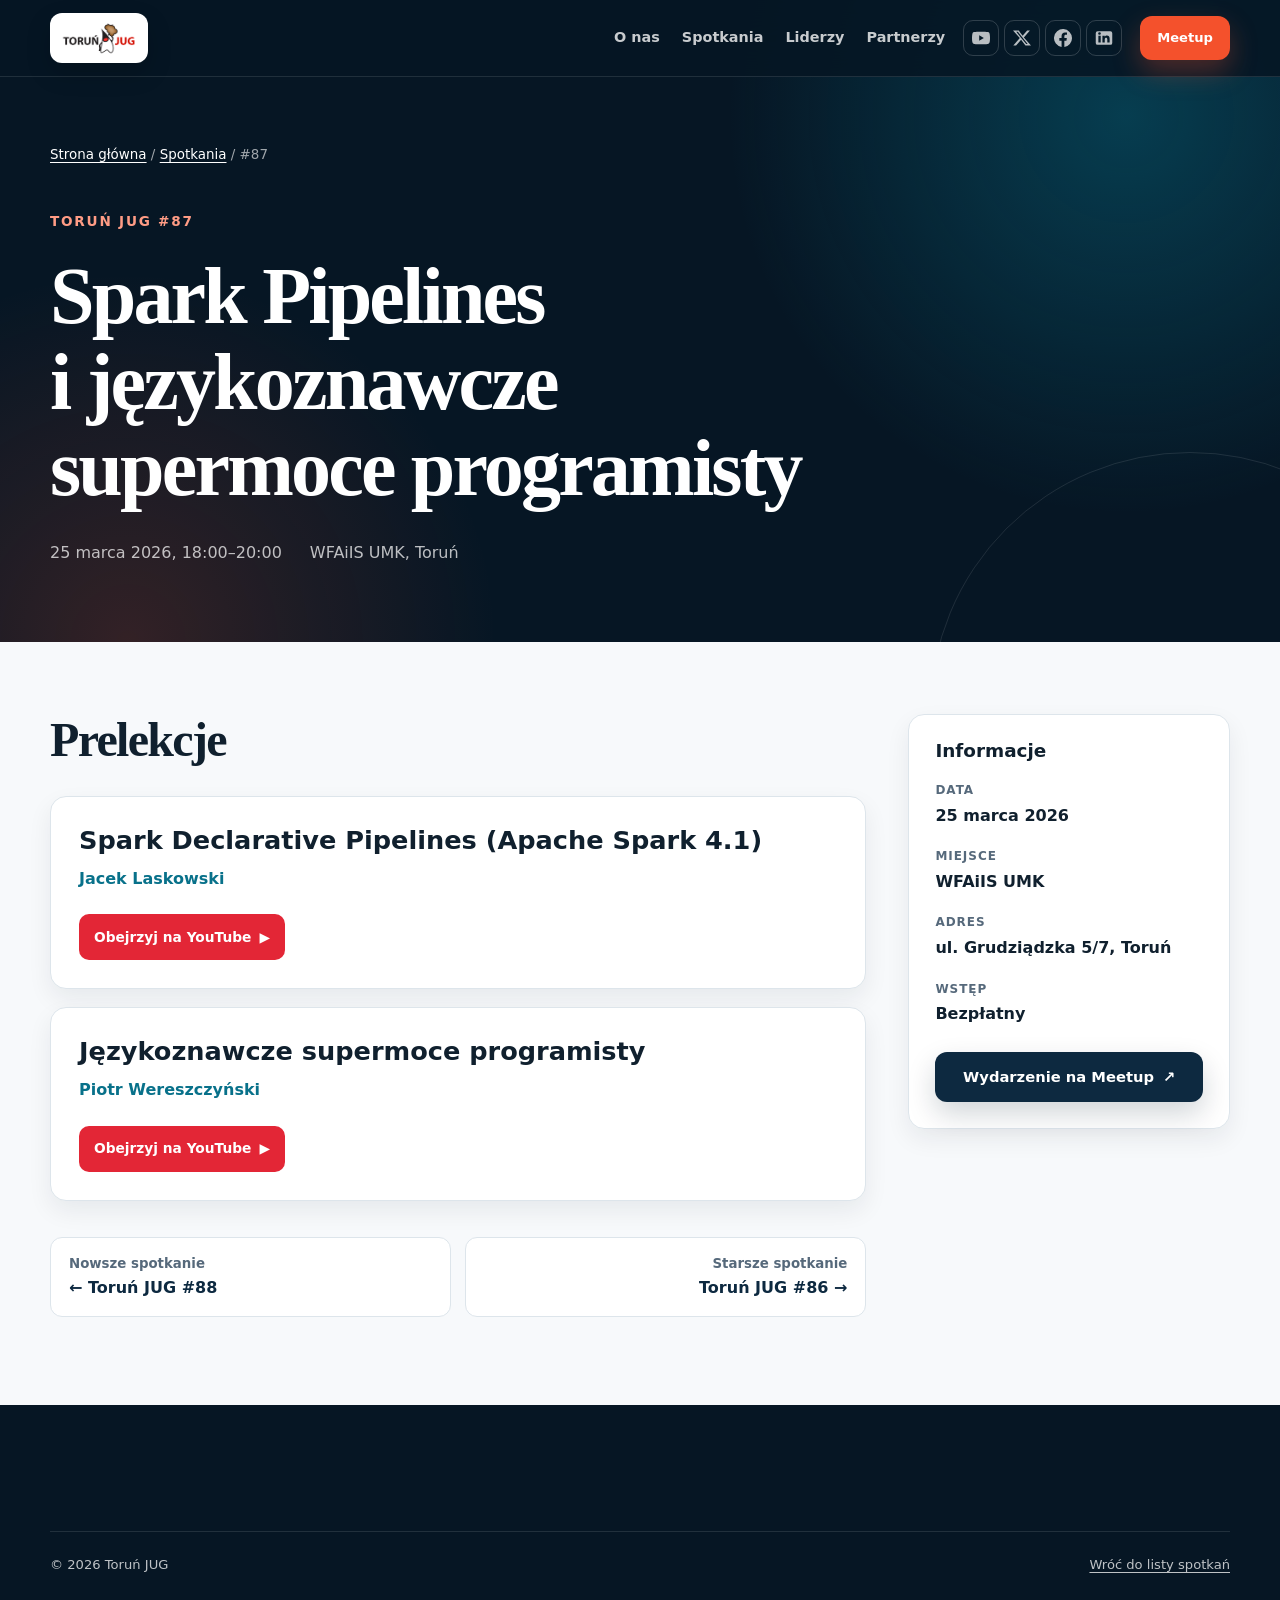
<file: spotkania/87-spark-pipelines-jezykoznawcze-supermoce.html>
<!doctype html><html lang="pl"><head>
  <meta charset="utf-8"><meta name="viewport" content="width=device-width, initial-scale=1"><meta name="theme-color" content="#071b2d">
  <title>Toruń JUG #87 – Spark Pipelines i językoznawstwo</title>
  <meta name="description" content="Toruń JUG #87: Spark Declarative Pipelines i językoznawcze supermoce programisty. Prelekcje Jacka Laskowskiego i Piotra Wereszczyńskiego.">
  <meta name="robots" content="index, follow, max-image-preview:large, max-video-preview:-1"><link rel="canonical" href="https://torun.jug.pl/spotkania/87-spark-pipelines-jezykoznawcze-supermoce.html">
  <meta property="og:type" content="article"><meta property="og:locale" content="pl_PL"><meta property="og:site_name" content="Toruń JUG"><meta property="og:title" content="Toruń JUG #87 – Spark Pipelines i językoznawstwo"><meta property="og:description" content="Dwie prelekcje i nagrania z 87. spotkania Toruń JUG."><meta property="og:url" content="https://torun.jug.pl/spotkania/87-spark-pipelines-jezykoznawcze-supermoce.html"><meta property="og:image" content="https://torun.jug.pl/static/media/cover.91f954ec.jpg"><meta name="twitter:card" content="summary_large_image">
  <link rel="icon" href="../../favicon.ico" sizes="any"><link rel="stylesheet" href="../styles.css"><script src="../script.js" defer></script>
  <script type="application/ld+json">{"@context":"https://schema.org","@type":"Event","name":"Toruń JUG #87 – Spark Pipelines i językoznawcze supermoce programisty","url":"https://torun.jug.pl/spotkania/87-spark-pipelines-jezykoznawcze-supermoce.html","startDate":"2026-03-25T18:00:00+01:00","endDate":"2026-03-25T20:00:00+01:00","eventStatus":"https://schema.org/EventCompleted","eventAttendanceMode":"https://schema.org/OfflineEventAttendanceMode","location":{"@type":"Place","name":"WFAiIS UMK","address":{"@type":"PostalAddress","streetAddress":"ul. Grudziądzka 5/7","addressLocality":"Toruń","addressCountry":"PL"}},"organizer":{"@type":"Organization","name":"Toruń JUG","url":"https://torun.jug.pl/"},"performer":[{"@type":"Person","name":"Jacek Laskowski"},{"@type":"Person","name":"Piotr Wereszczyński"}]}</script>
</head><body class="meeting-page">
  <a class="skip-link" href="#main-content">Przejdź do treści</a><header class="site-header"><div class="container header-inner"><a class="brand" href="../index.html" aria-label="Toruń JUG – strona główna"><img class="brand-logo" src="../static/media/logo_mini.png" width="180" height="75" alt=""></a><button class="menu-toggle" type="button" aria-expanded="false" aria-controls="main-navigation" aria-label="Otwórz menu" data-menu-toggle><span></span><span></span><span></span></button><div class="nav-panel" id="main-navigation" data-nav-panel><nav aria-label="Główna nawigacja"><ul class="nav-links"><li><a href="../index.html#o-nas">O nas</a></li><li><a href="../index.html#spotkania">Spotkania</a></li><li><a href="../index.html#liderzy">Liderzy</a></li><li><a href="../index.html#partnerzy">Partnerzy</a></li></ul></nav><a class="button button-small button-accent" href="https://www.meetup.com/torun-jug/events/313786118/" target="_blank" rel="noopener noreferrer">Meetup</a></div></div></header>
  <main id="main-content"><section class="meeting-hero"><div class="container"><p class="breadcrumb"><a href="../index.html">Strona główna</a> / <a href="../index.html#spotkania">Spotkania</a> / #87</p><div class="meeting-hero-content"><p class="meeting-kicker">Toruń JUG #87</p><h1>Spark Pipelines i językoznawcze supermoce programisty</h1><p class="meeting-hero-meta"><time datetime="2026-03-25T18:00:00+01:00">25 marca 2026, 18:00–20:00</time><span>WFAiIS UMK, Toruń</span></p></div></div></section>
  <section class="meeting-content"><div class="container meeting-layout"><div class="meeting-main"><h2>Prelekcje</h2><div class="talk-list">
    <article class="talk-card"><h3>Spark Declarative Pipelines (Apache Spark 4.1)</h3><p class="talk-speaker">Jacek Laskowski</p><a class="talk-action" href="https://www.youtube.com/watch?v=aRdla6UXQSo" target="_blank" rel="noopener noreferrer">Obejrzyj na YouTube <span aria-hidden="true">▶</span></a></article>
    <article class="talk-card"><h3>Językoznawcze supermoce programisty</h3><p class="talk-speaker">Piotr Wereszczyński</p><a class="talk-action" href="https://www.youtube.com/watch?v=BkPUo8vF_9M" target="_blank" rel="noopener noreferrer">Obejrzyj na YouTube <span aria-hidden="true">▶</span></a></article>
  </div><nav class="meeting-navigation" aria-label="Nawigacja między spotkaniami"><a href="88-blue-green-opentelemetry.html"><small>Nowsze spotkanie</small>← Toruń JUG #88</a><a href="86-zarf-keycloak-architektura-komunikacyjna.html"><small>Starsze spotkanie</small>Toruń JUG #86 →</a></nav></div>
  <aside class="meeting-sidebar"><div class="meeting-info-card"><h2>Informacje</h2><dl class="meeting-info-list"><div><dt>Data</dt><dd>25 marca 2026</dd></div><div><dt>Miejsce</dt><dd>WFAiIS UMK</dd></div><div><dt>Adres</dt><dd>ul. Grudziądzka 5/7, Toruń</dd></div><div><dt>Wstęp</dt><dd>Bezpłatny</dd></div></dl><a class="button button-primary" href="https://www.meetup.com/torun-jug/events/313786118/" target="_blank" rel="noopener noreferrer">Wydarzenie na Meetup <span aria-hidden="true">↗</span></a></div></aside></div></section></main>
  <footer class="site-footer"><div class="container footer-bottom"><p>© <span data-current-year>2026</span> Toruń JUG</p><p><a href="../index.html#spotkania">Wróć do listy spotkań</a></p></div></footer>
</body></html>
</file>
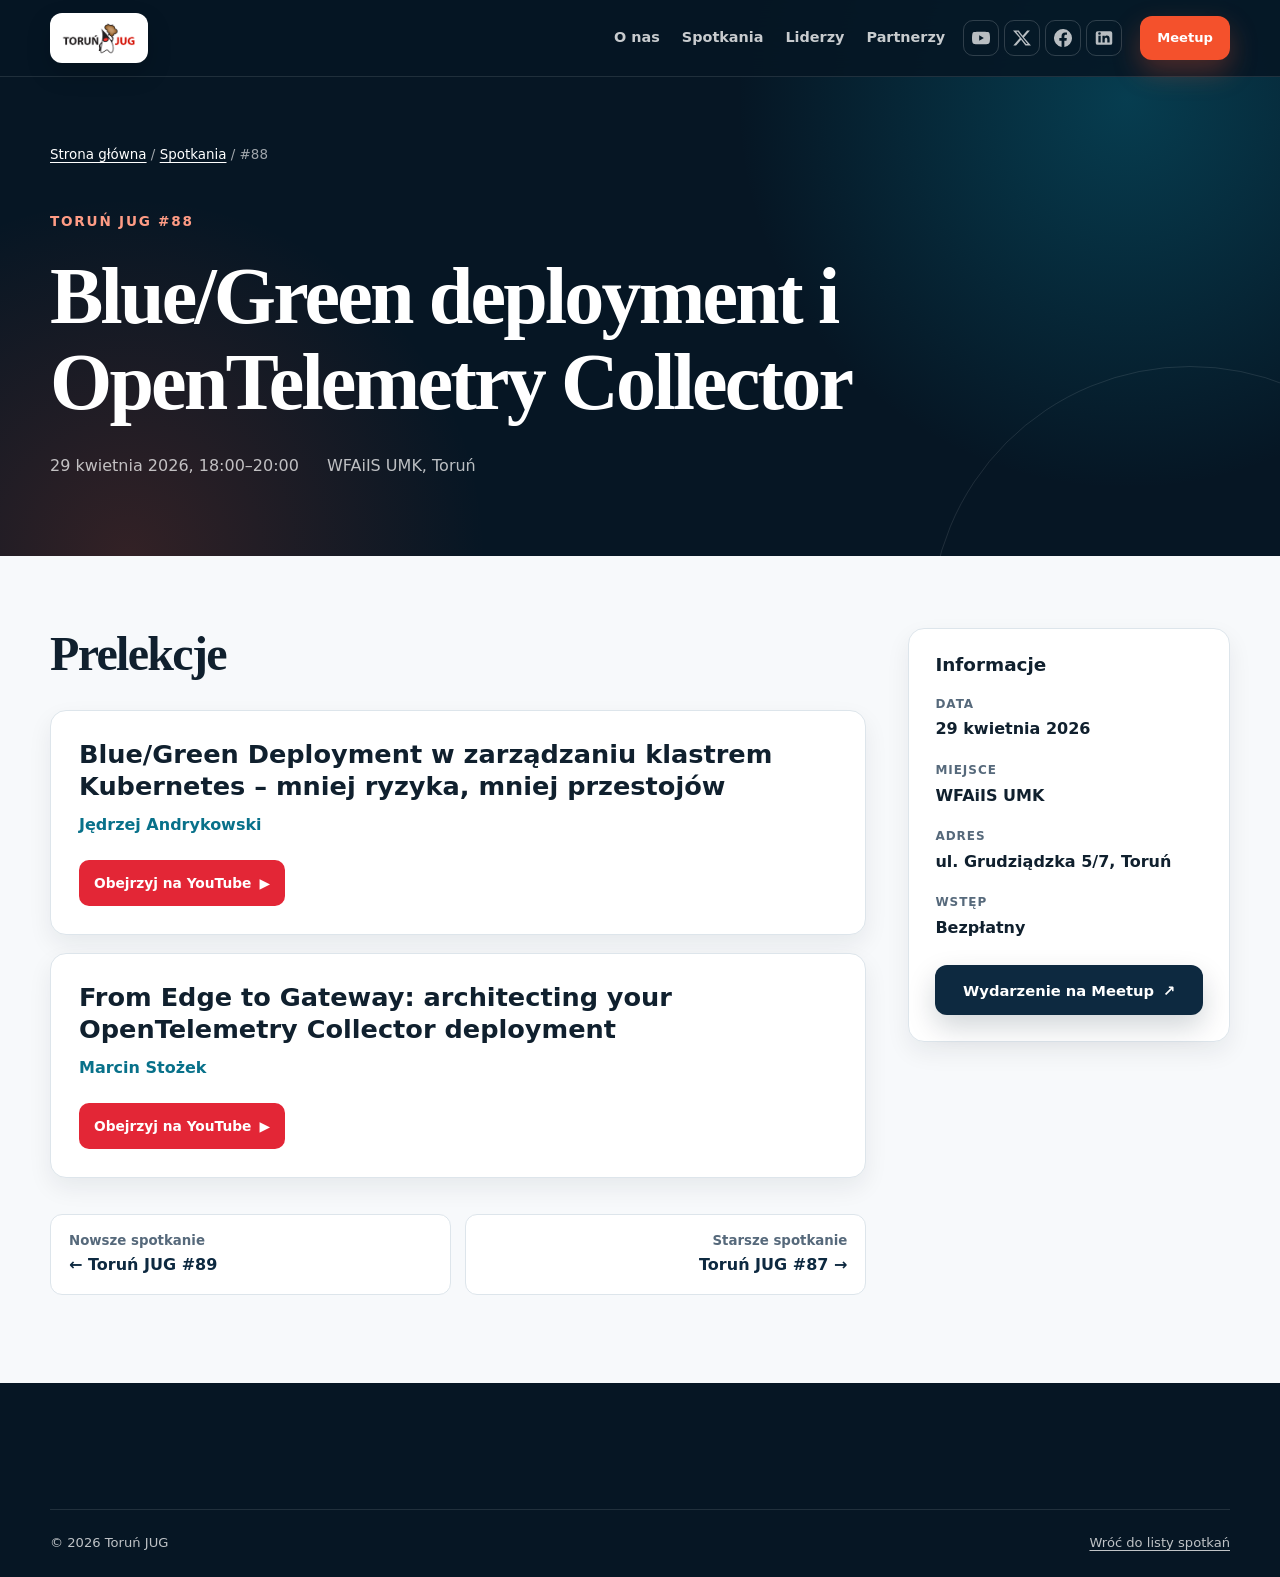
<file: spotkania/88-blue-green-opentelemetry.html>
<!doctype html><html lang="pl"><head>
  <meta charset="utf-8"><meta name="viewport" content="width=device-width, initial-scale=1"><meta name="theme-color" content="#071b2d">
  <title>Toruń JUG #88 – Blue/Green i OpenTelemetry</title>
  <meta name="description" content="Toruń JUG #88: Blue/Green Deployment w Kubernetes oraz architektura OpenTelemetry Collector. Prelekcje Jędrzeja Andrykowskiego i Marcina Stożka.">
  <meta name="robots" content="index, follow, max-image-preview:large, max-video-preview:-1"><link rel="canonical" href="https://torun.jug.pl/spotkania/88-blue-green-opentelemetry.html">
  <meta property="og:type" content="article"><meta property="og:locale" content="pl_PL"><meta property="og:site_name" content="Toruń JUG"><meta property="og:title" content="Toruń JUG #88 – Blue/Green i OpenTelemetry"><meta property="og:description" content="Dwie prelekcje i nagrania z 88. spotkania Toruń JUG."><meta property="og:url" content="https://torun.jug.pl/spotkania/88-blue-green-opentelemetry.html"><meta property="og:image" content="https://torun.jug.pl/static/media/cover.91f954ec.jpg"><meta name="twitter:card" content="summary_large_image">
  <link rel="icon" href="../../favicon.ico" sizes="any"><link rel="stylesheet" href="../styles.css"><script src="../script.js" defer></script>
  <script type="application/ld+json">{"@context":"https://schema.org","@type":"Event","name":"Toruń JUG #88 – Blue/Green deployment i OpenTelemetry Collector","url":"https://torun.jug.pl/spotkania/88-blue-green-opentelemetry.html","startDate":"2026-04-29T18:00:00+02:00","endDate":"2026-04-29T20:00:00+02:00","eventStatus":"https://schema.org/EventCompleted","eventAttendanceMode":"https://schema.org/OfflineEventAttendanceMode","location":{"@type":"Place","name":"WFAiIS UMK","address":{"@type":"PostalAddress","streetAddress":"ul. Grudziądzka 5/7","addressLocality":"Toruń","addressCountry":"PL"}},"organizer":{"@type":"Organization","name":"Toruń JUG","url":"https://torun.jug.pl/"},"performer":[{"@type":"Person","name":"Jędrzej Andrykowski"},{"@type":"Person","name":"Marcin Stożek"}]}</script>
</head><body class="meeting-page">
  <a class="skip-link" href="#main-content">Przejdź do treści</a>
  <header class="site-header"><div class="container header-inner"><a class="brand" href="../index.html" aria-label="Toruń JUG – strona główna"><img class="brand-logo" src="../static/media/logo_mini.png" width="180" height="75" alt=""></a><button class="menu-toggle" type="button" aria-expanded="false" aria-controls="main-navigation" aria-label="Otwórz menu" data-menu-toggle><span></span><span></span><span></span></button><div class="nav-panel" id="main-navigation" data-nav-panel><nav aria-label="Główna nawigacja"><ul class="nav-links"><li><a href="../index.html#o-nas">O nas</a></li><li><a href="../index.html#spotkania">Spotkania</a></li><li><a href="../index.html#liderzy">Liderzy</a></li><li><a href="../index.html#partnerzy">Partnerzy</a></li></ul></nav><a class="button button-small button-accent" href="https://www.meetup.com/torun-jug/events/314203384/" target="_blank" rel="noopener noreferrer">Meetup</a></div></div></header>
  <main id="main-content"><section class="meeting-hero"><div class="container"><p class="breadcrumb"><a href="../index.html">Strona główna</a> / <a href="../index.html#spotkania">Spotkania</a> / #88</p><div class="meeting-hero-content"><p class="meeting-kicker">Toruń JUG #88</p><h1>Blue/Green deployment i OpenTelemetry Collector</h1><p class="meeting-hero-meta"><time datetime="2026-04-29T18:00:00+02:00">29 kwietnia 2026, 18:00–20:00</time><span>WFAiIS UMK, Toruń</span></p></div></div></section>
  <section class="meeting-content"><div class="container meeting-layout"><div class="meeting-main"><h2>Prelekcje</h2><div class="talk-list">
    <article class="talk-card"><h3>Blue/Green Deployment w zarządzaniu klastrem Kubernetes – mniej ryzyka, mniej przestojów</h3><p class="talk-speaker">Jędrzej Andrykowski</p><a class="talk-action" href="https://www.youtube.com/watch?v=L_tQ9mjB0LE" target="_blank" rel="noopener noreferrer">Obejrzyj na YouTube <span aria-hidden="true">▶</span></a></article>
    <article class="talk-card"><h3>From Edge to Gateway: architecting your OpenTelemetry Collector deployment</h3><p class="talk-speaker">Marcin Stożek</p><a class="talk-action" href="https://www.youtube.com/watch?v=RMz2_dZF2ZQ" target="_blank" rel="noopener noreferrer">Obejrzyj na YouTube <span aria-hidden="true">▶</span></a></article>
  </div><nav class="meeting-navigation" aria-label="Nawigacja między spotkaniami"><a href="89-wspolbiezny-sadyzm-historia-programistow.html"><small>Nowsze spotkanie</small>← Toruń JUG #89</a><a href="87-spark-pipelines-jezykoznawcze-supermoce.html"><small>Starsze spotkanie</small>Toruń JUG #87 →</a></nav></div>
  <aside class="meeting-sidebar"><div class="meeting-info-card"><h2>Informacje</h2><dl class="meeting-info-list"><div><dt>Data</dt><dd>29 kwietnia 2026</dd></div><div><dt>Miejsce</dt><dd>WFAiIS UMK</dd></div><div><dt>Adres</dt><dd>ul. Grudziądzka 5/7, Toruń</dd></div><div><dt>Wstęp</dt><dd>Bezpłatny</dd></div></dl><a class="button button-primary" href="https://www.meetup.com/torun-jug/events/314203384/" target="_blank" rel="noopener noreferrer">Wydarzenie na Meetup <span aria-hidden="true">↗</span></a></div></aside></div></section></main>
  <footer class="site-footer"><div class="container footer-bottom"><p>© <span data-current-year>2026</span> Toruń JUG</p><p><a href="../index.html#spotkania">Wróć do listy spotkań</a></p></div></footer>
</body></html>
</file>
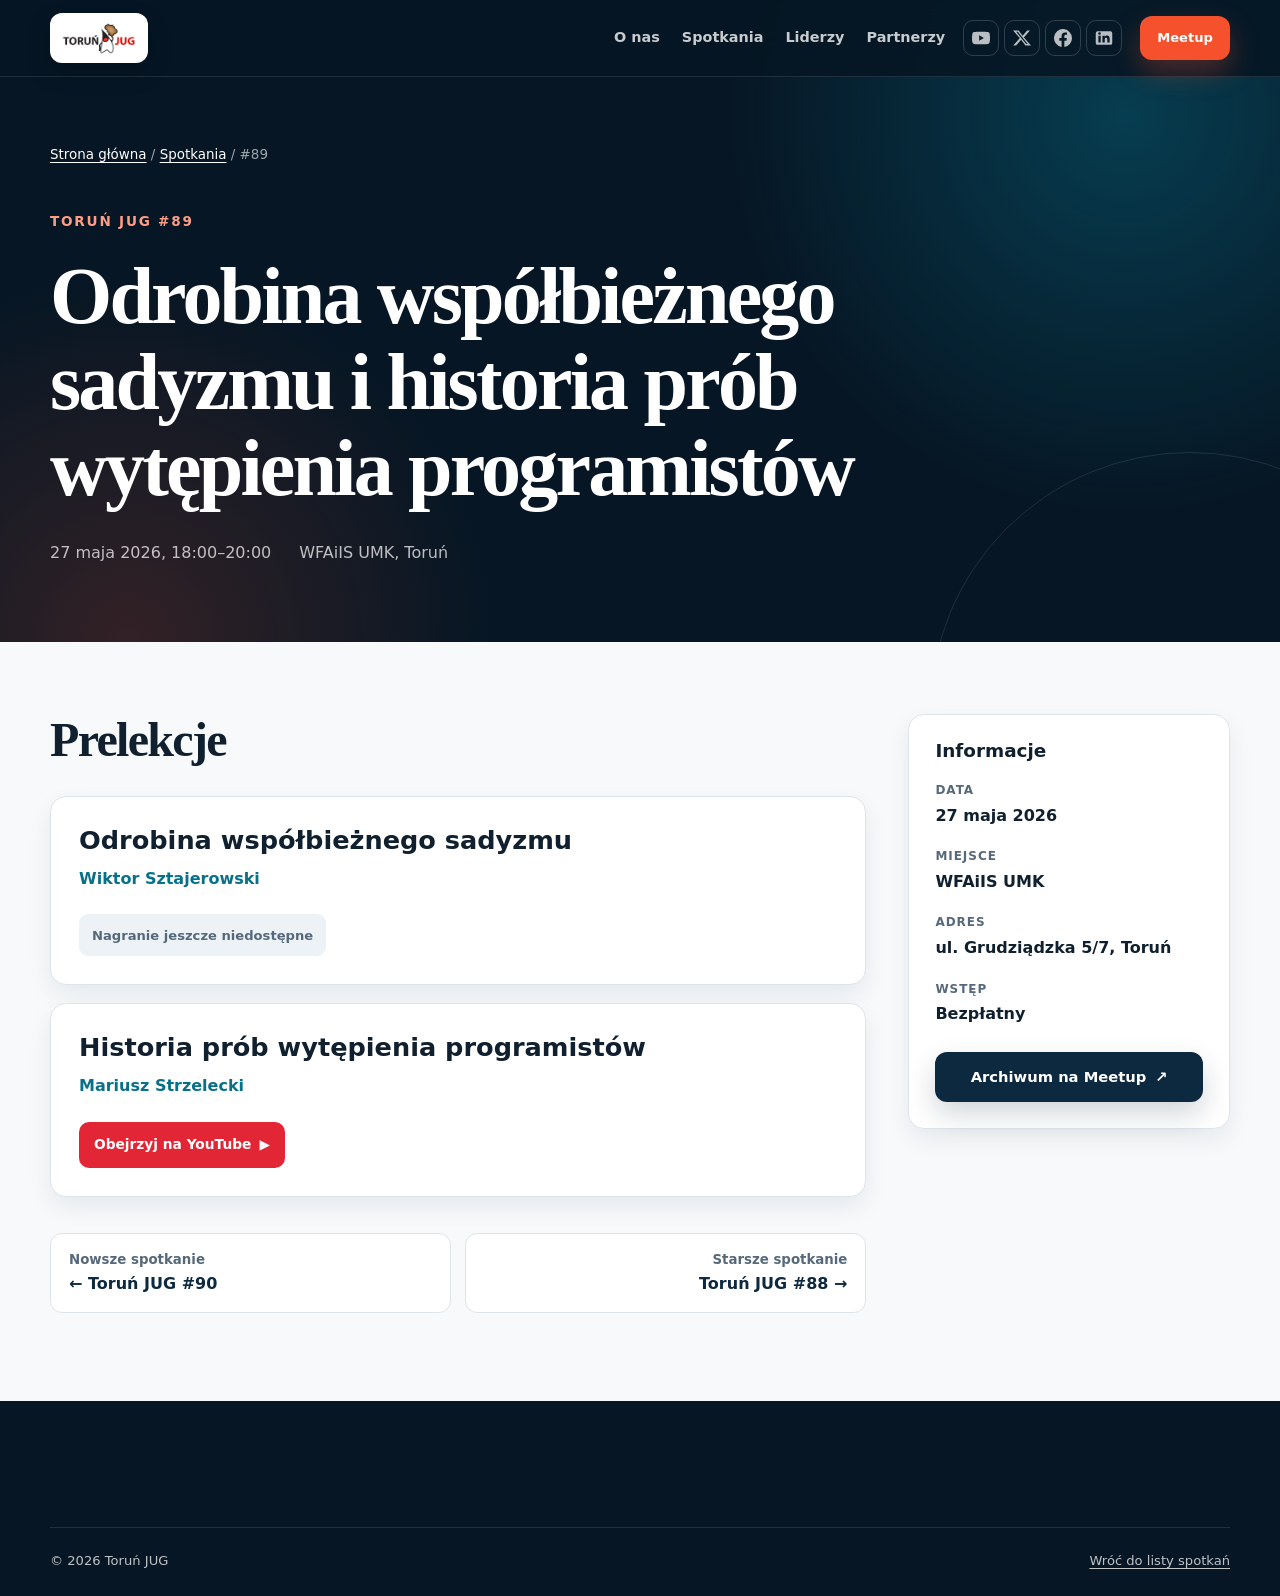
<file: spotkania/89-wspolbiezny-sadyzm-historia-programistow.html>
<!doctype html>
<html lang="pl">
  <head>
    <meta charset="utf-8"><meta name="viewport" content="width=device-width, initial-scale=1"><meta name="theme-color" content="#071b2d">
    <title>Toruń JUG #89 – współbieżność i historia programistów</title>
    <meta name="description" content="Toruń JUG #89: Odrobina współbieżnego sadyzmu oraz Historia prób wytępienia programistów. Prelekcje Wiktora Sztajerowskiego i Mariusza Strzeleckiego.">
    <meta name="robots" content="index, follow, max-image-preview:large, max-video-preview:-1"><link rel="canonical" href="https://torun.jug.pl/spotkania/89-wspolbiezny-sadyzm-historia-programistow.html">
    <meta property="og:type" content="article"><meta property="og:locale" content="pl_PL"><meta property="og:site_name" content="Toruń JUG"><meta property="og:title" content="Toruń JUG #89 – współbieżność i historia programistów"><meta property="og:description" content="Tematy, prelegenci i nagranie z 89. spotkania Toruń JUG."><meta property="og:url" content="https://torun.jug.pl/spotkania/89-wspolbiezny-sadyzm-historia-programistow.html"><meta property="og:image" content="https://torun.jug.pl/static/media/cover.91f954ec.jpg"><meta name="twitter:card" content="summary_large_image">
    <link rel="icon" href="../../favicon.ico" sizes="any"><link rel="stylesheet" href="../styles.css"><script src="../script.js" defer></script>
    <script type="application/ld+json">{"@context":"https://schema.org","@type":"Event","name":"Toruń JUG #89 – Odrobina współbieżnego sadyzmu i Historia prób wytępienia programistów","url":"https://torun.jug.pl/spotkania/89-wspolbiezny-sadyzm-historia-programistow.html","startDate":"2026-05-27T18:00:00+02:00","endDate":"2026-05-27T20:00:00+02:00","eventStatus":"https://schema.org/EventCompleted","eventAttendanceMode":"https://schema.org/OfflineEventAttendanceMode","location":{"@type":"Place","name":"WFAiIS UMK","address":{"@type":"PostalAddress","streetAddress":"ul. Grudziądzka 5/7","addressLocality":"Toruń","addressCountry":"PL"}},"organizer":{"@type":"Organization","name":"Toruń JUG","url":"https://torun.jug.pl/"},"performer":[{"@type":"Person","name":"Wiktor Sztajerowski"},{"@type":"Person","name":"Mariusz Strzelecki"}]}</script>
  </head>
  <body class="meeting-page">
    <a class="skip-link" href="#main-content">Przejdź do treści</a>
    <header class="site-header"><div class="container header-inner"><a class="brand" href="../index.html" aria-label="Toruń JUG – strona główna"><img class="brand-logo" src="../static/media/logo_mini.png" width="180" height="75" alt=""></a><button class="menu-toggle" type="button" aria-expanded="false" aria-controls="main-navigation" aria-label="Otwórz menu" data-menu-toggle><span></span><span></span><span></span></button><div class="nav-panel" id="main-navigation" data-nav-panel><nav aria-label="Główna nawigacja"><ul class="nav-links"><li><a href="../index.html#o-nas">O nas</a></li><li><a href="../index.html#spotkania">Spotkania</a></li><li><a href="../index.html#liderzy">Liderzy</a></li><li><a href="../index.html#partnerzy">Partnerzy</a></li></ul></nav><a class="button button-small button-accent" href="https://www.meetup.com/pl-PL/torun-jug/events/?type=past" target="_blank" rel="noopener noreferrer">Meetup</a></div></div></header>
    <main id="main-content">
      <section class="meeting-hero"><div class="container"><p class="breadcrumb"><a href="../index.html">Strona główna</a> / <a href="../index.html#spotkania">Spotkania</a> / #89</p><div class="meeting-hero-content"><p class="meeting-kicker">Toruń JUG #89</p><h1>Odrobina współbieżnego sadyzmu i historia prób wytępienia programistów</h1><p class="meeting-hero-meta"><time datetime="2026-05-27T18:00:00+02:00">27 maja 2026, 18:00–20:00</time><span>WFAiIS UMK, Toruń</span></p></div></div></section>
      <section class="meeting-content"><div class="container meeting-layout"><div class="meeting-main"><h2>Prelekcje</h2><div class="talk-list">
        <article class="talk-card"><h3>Odrobina współbieżnego sadyzmu</h3><p class="talk-speaker">Wiktor Sztajerowski</p><span class="talk-unavailable">Nagranie jeszcze niedostępne</span></article>
        <article class="talk-card"><h3>Historia prób wytępienia programistów</h3><p class="talk-speaker">Mariusz Strzelecki</p><a class="talk-action" href="https://www.youtube.com/watch?v=AyNTM6eVy-k" target="_blank" rel="noopener noreferrer">Obejrzyj na YouTube <span aria-hidden="true">▶</span></a></article>
      </div><nav class="meeting-navigation" aria-label="Nawigacja między spotkaniami"><a href="90-zmiana-pod-presja-thread-pool.html"><small>Nowsze spotkanie</small>← Toruń JUG #90</a><a href="88-blue-green-opentelemetry.html"><small>Starsze spotkanie</small>Toruń JUG #88 →</a></nav></div>
      <aside class="meeting-sidebar"><div class="meeting-info-card"><h2>Informacje</h2><dl class="meeting-info-list"><div><dt>Data</dt><dd>27 maja 2026</dd></div><div><dt>Miejsce</dt><dd>WFAiIS UMK</dd></div><div><dt>Adres</dt><dd>ul. Grudziądzka 5/7, Toruń</dd></div><div><dt>Wstęp</dt><dd>Bezpłatny</dd></div></dl><a class="button button-primary" href="https://www.meetup.com/pl-PL/torun-jug/events/?type=past" target="_blank" rel="noopener noreferrer">Archiwum na Meetup <span aria-hidden="true">↗</span></a></div></aside></div></section>
    </main>
    <footer class="site-footer"><div class="container footer-bottom"><p>© <span data-current-year>2026</span> Toruń JUG</p><p><a href="../index.html#spotkania">Wróć do listy spotkań</a></p></div></footer>
  </body>
</html>
</file>
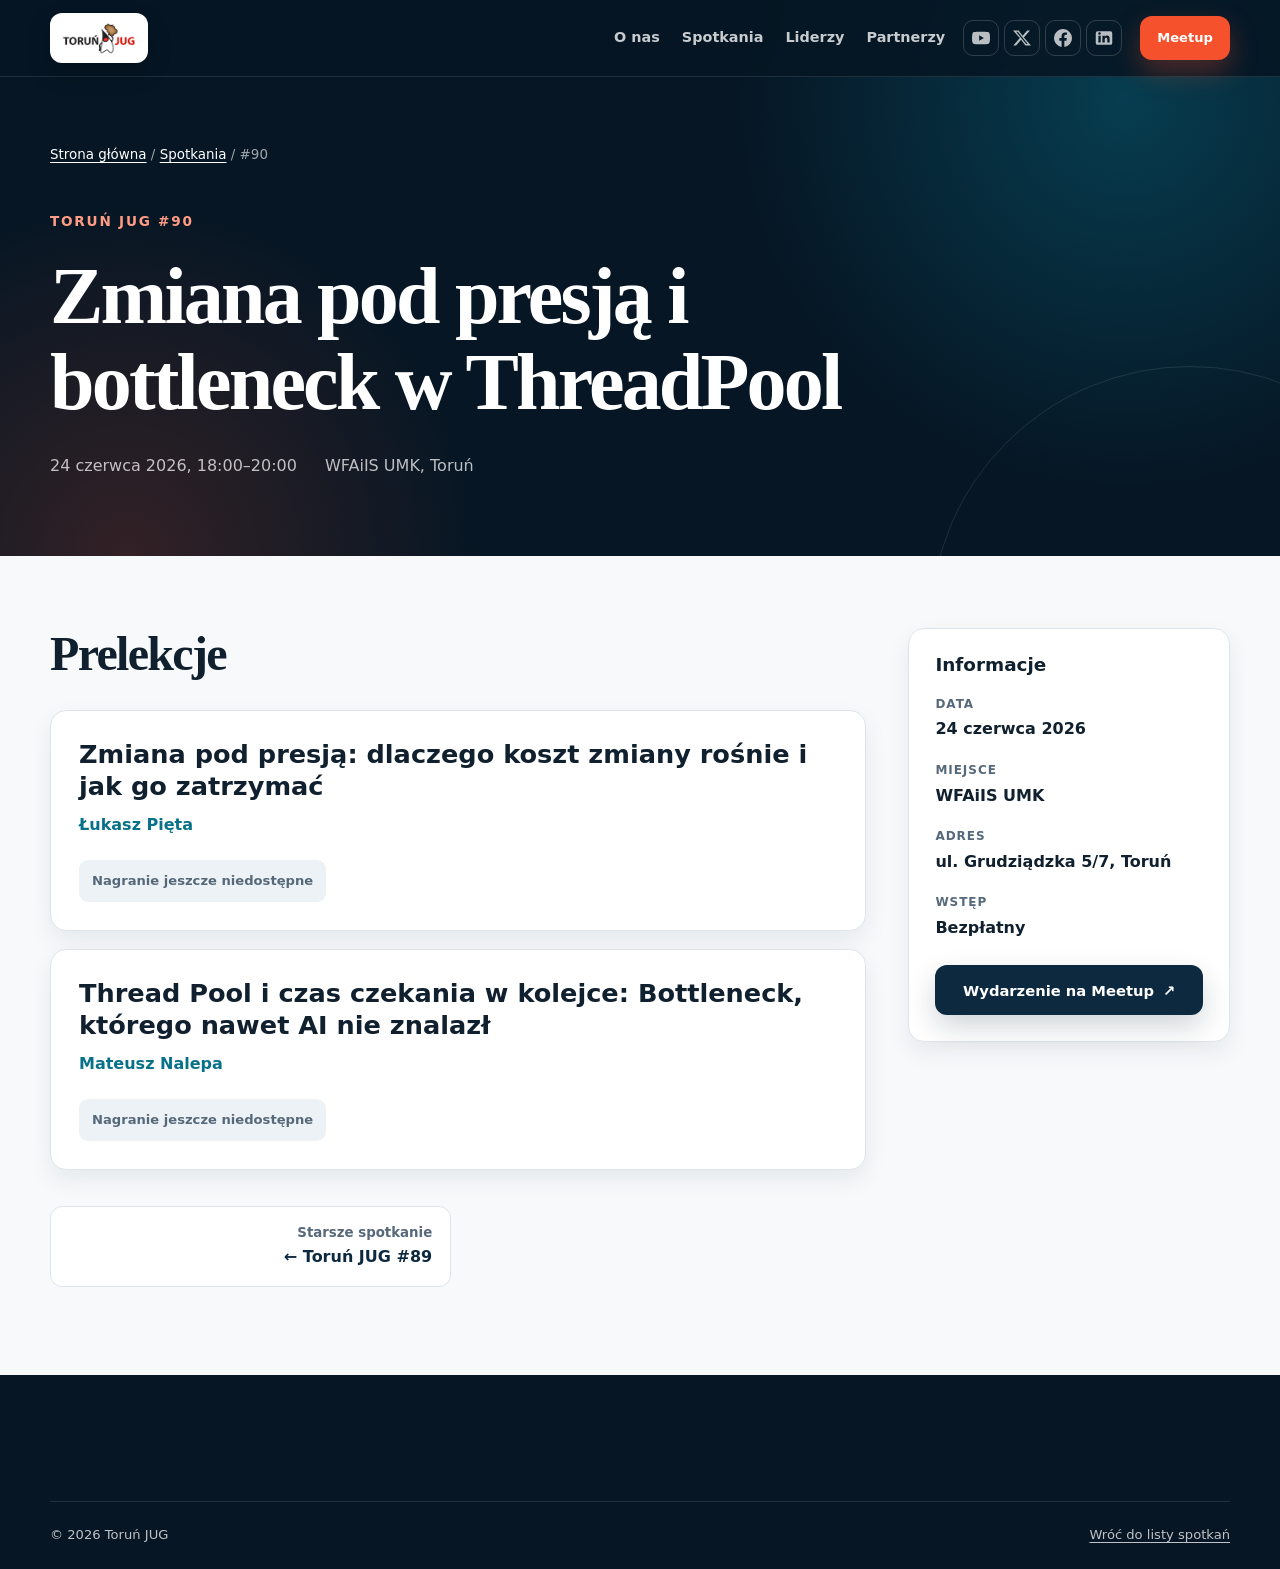
<file: spotkania/90-zmiana-pod-presja-thread-pool.html>
<!doctype html>
<html lang="pl">
  <head>
    <meta charset="utf-8">
    <meta name="viewport" content="width=device-width, initial-scale=1">
    <meta name="theme-color" content="#071b2d">
    <title>Toruń JUG #90 – zmiana pod presją i ThreadPool</title>
    <meta name="description" content="Toruń JUG #90: zmiana pod presją, koszt zmiany oraz bottleneck i czas oczekiwania w ThreadPool. Prelekcje Łukasza Pięty i Mateusza Nalepy.">
    <meta name="robots" content="index, follow, max-image-preview:large, max-video-preview:-1">
    <link rel="canonical" href="https://torun.jug.pl/spotkania/90-zmiana-pod-presja-thread-pool.html">
    <meta property="og:type" content="article">
    <meta property="og:locale" content="pl_PL">
    <meta property="og:site_name" content="Toruń JUG">
    <meta property="og:title" content="Toruń JUG #90 – zmiana pod presją i ThreadPool">
    <meta property="og:description" content="Tematy, prelegenci i informacje o 90. spotkaniu Toruń JUG.">
    <meta property="og:url" content="https://torun.jug.pl/spotkania/90-zmiana-pod-presja-thread-pool.html">
    <meta property="og:image" content="https://torun.jug.pl/static/media/cover.91f954ec.jpg">
    <meta name="twitter:card" content="summary_large_image">
    <link rel="icon" href="../../favicon.ico" sizes="any">
    <link rel="stylesheet" href="../styles.css">
    <script src="../script.js" defer></script>
    <script type="application/ld+json">
      {"@context":"https://schema.org","@type":"Event","name":"Toruń JUG #90 – Zmiana pod presją i Bottleneck w ThreadPool","url":"https://torun.jug.pl/spotkania/90-zmiana-pod-presja-thread-pool.html","startDate":"2026-06-24T18:00:00+02:00","endDate":"2026-06-24T20:00:00+02:00","eventStatus":"https://schema.org/EventCompleted","eventAttendanceMode":"https://schema.org/OfflineEventAttendanceMode","location":{"@type":"Place","name":"WFAiIS UMK","address":{"@type":"PostalAddress","streetAddress":"ul. Grudziądzka 5/7","addressLocality":"Toruń","addressCountry":"PL"}},"organizer":{"@type":"Organization","name":"Toruń JUG","url":"https://torun.jug.pl/"},"performer":[{"@type":"Person","name":"Łukasz Pięta"},{"@type":"Person","name":"Mateusz Nalepa"}]}
    </script>
  </head>
  <body class="meeting-page">
    <a class="skip-link" href="#main-content">Przejdź do treści</a>
    <header class="site-header">
      <div class="container header-inner">
        <a class="brand" href="../index.html" aria-label="Toruń JUG – strona główna"><img class="brand-logo" src="../static/media/logo_mini.png" width="180" height="75" alt=""></a>
        <button class="menu-toggle" type="button" aria-expanded="false" aria-controls="main-navigation" aria-label="Otwórz menu" data-menu-toggle><span></span><span></span><span></span></button>
        <div class="nav-panel" id="main-navigation" data-nav-panel>
          <nav aria-label="Główna nawigacja"><ul class="nav-links"><li><a href="../index.html#o-nas">O nas</a></li><li><a href="../index.html#spotkania">Spotkania</a></li><li><a href="../index.html#liderzy">Liderzy</a></li><li><a href="../index.html#partnerzy">Partnerzy</a></li></ul></nav>
          <a class="button button-small button-accent" href="https://www.meetup.com/pl-PL/torun-jug/events/315260528/" target="_blank" rel="noopener noreferrer">Meetup</a>
        </div>
      </div>
    </header>
    <main id="main-content">
      <section class="meeting-hero">
        <div class="container">
          <p class="breadcrumb"><a href="../index.html">Strona główna</a> / <a href="../index.html#spotkania">Spotkania</a> / #90</p>
          <div class="meeting-hero-content">
            <p class="meeting-kicker">Toruń JUG #90</p>
            <h1>Zmiana pod presją i bottleneck w ThreadPool</h1>
            <p class="meeting-hero-meta"><time datetime="2026-06-24T18:00:00+02:00">24 czerwca 2026, 18:00–20:00</time><span>WFAiIS UMK, Toruń</span></p>
          </div>
        </div>
      </section>
      <section class="meeting-content">
        <div class="container meeting-layout">
          <div class="meeting-main">
            <h2>Prelekcje</h2>
            <div class="talk-list">
              <article class="talk-card"><h3>Zmiana pod presją: dlaczego koszt zmiany rośnie i jak go zatrzymać</h3><p class="talk-speaker">Łukasz Pięta</p><span class="talk-unavailable">Nagranie jeszcze niedostępne</span></article>
              <article class="talk-card"><h3>Thread Pool i czas czekania w kolejce: Bottleneck, którego nawet AI nie znalazł</h3><p class="talk-speaker">Mateusz Nalepa</p><span class="talk-unavailable">Nagranie jeszcze niedostępne</span></article>
            </div>
            <nav class="meeting-navigation" aria-label="Nawigacja między spotkaniami"><a href="89-wspolbiezny-sadyzm-historia-programistow.html"><small>Starsze spotkanie</small>← Toruń JUG #89</a></nav>
          </div>
          <aside class="meeting-sidebar"><div class="meeting-info-card"><h2>Informacje</h2><dl class="meeting-info-list"><div><dt>Data</dt><dd>24 czerwca 2026</dd></div><div><dt>Miejsce</dt><dd>WFAiIS UMK</dd></div><div><dt>Adres</dt><dd>ul. Grudziądzka 5/7, Toruń</dd></div><div><dt>Wstęp</dt><dd>Bezpłatny</dd></div></dl><a class="button button-primary" href="https://www.meetup.com/pl-PL/torun-jug/events/315260528/" target="_blank" rel="noopener noreferrer">Wydarzenie na Meetup <span aria-hidden="true">↗</span></a></div></aside>
        </div>
      </section>
    </main>
    <footer class="site-footer"><div class="container footer-bottom"><p>© <span data-current-year>2026</span> Toruń JUG</p><p><a href="../index.html#spotkania">Wróć do listy spotkań</a></p></div></footer>
  </body>
</html>
</file>
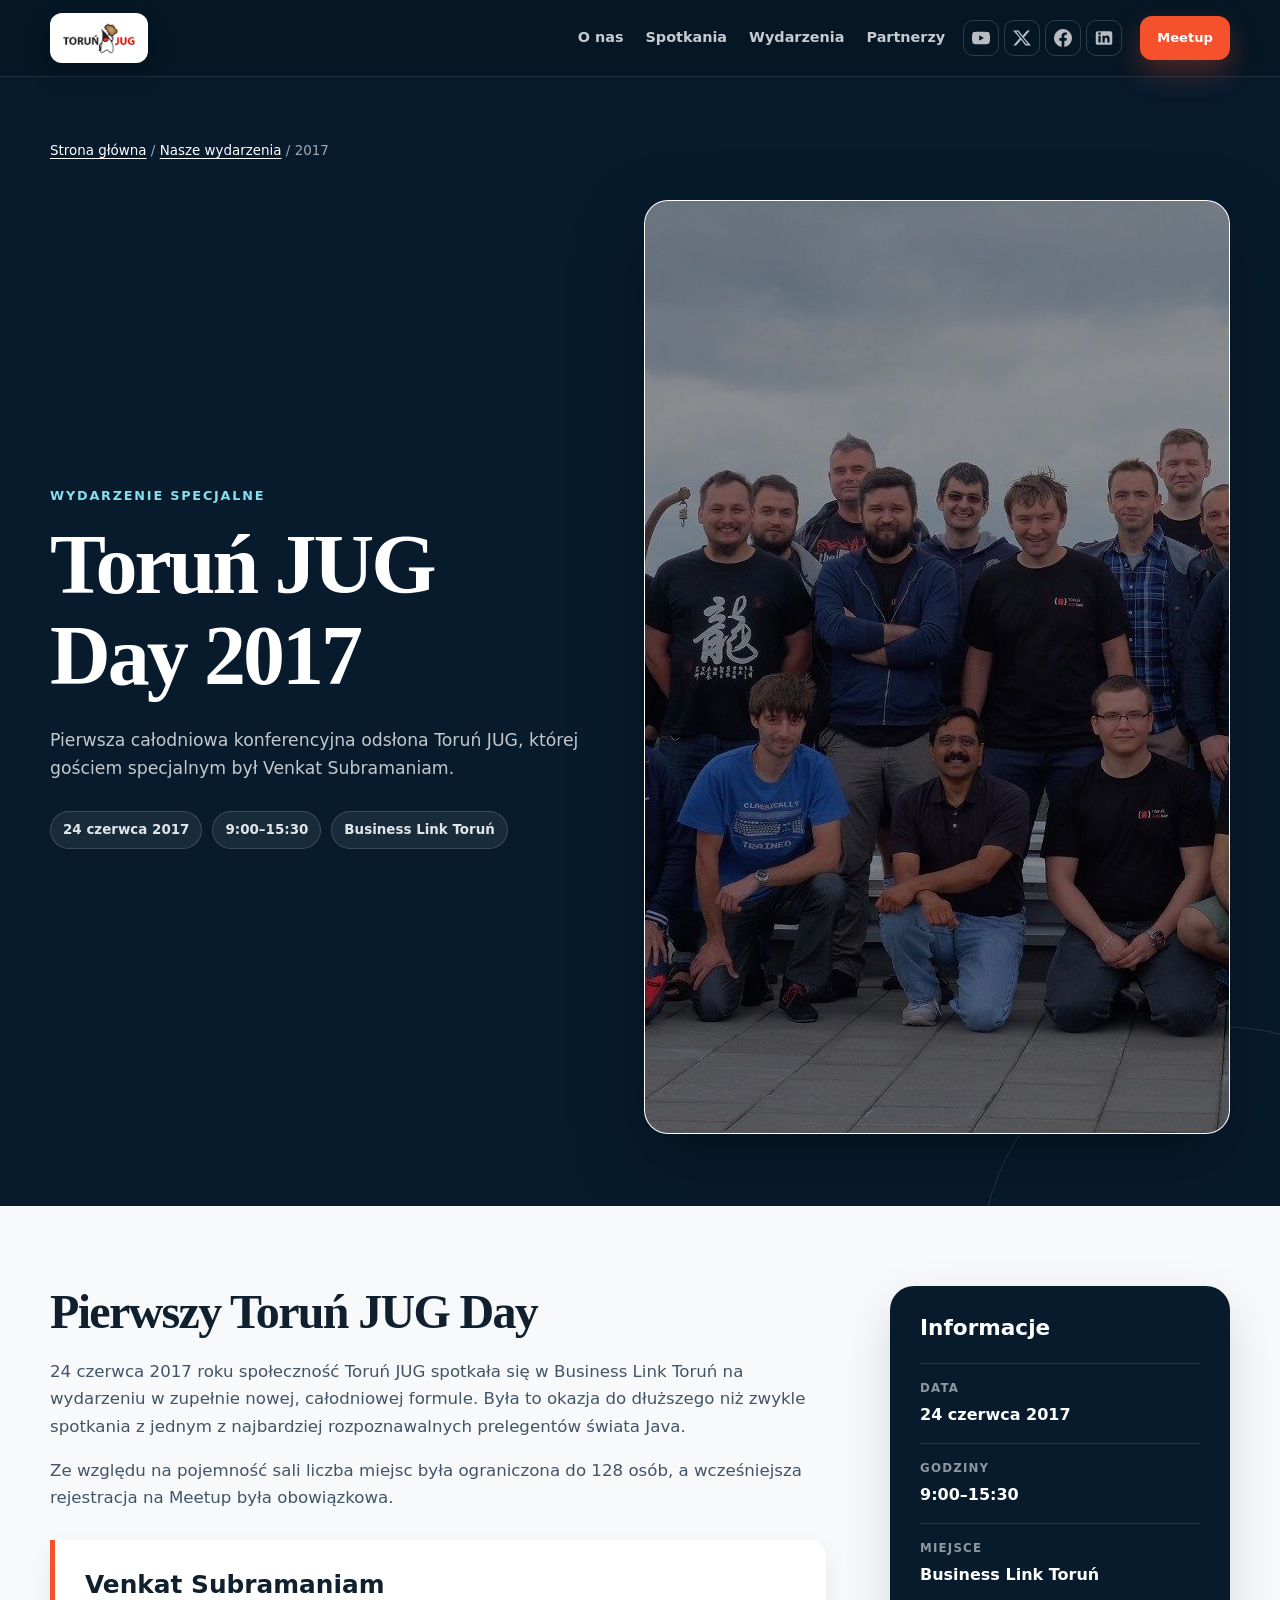
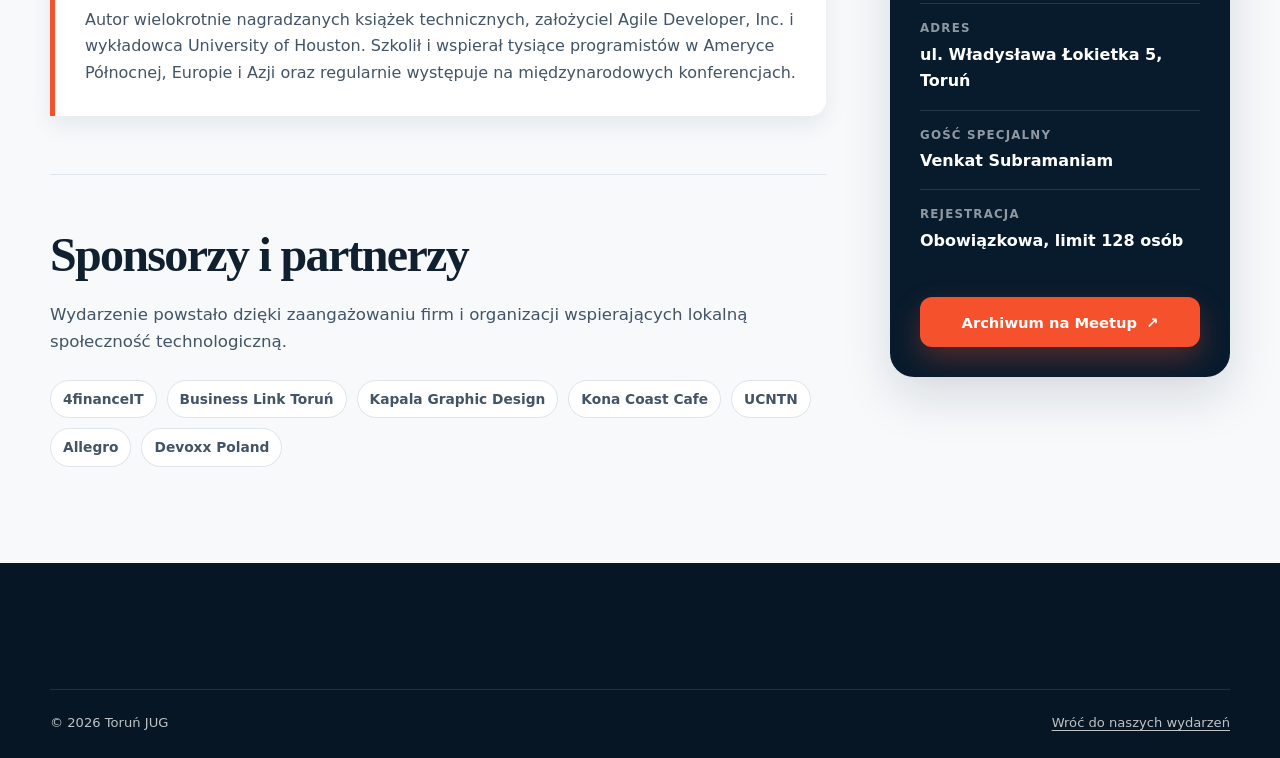
<file: wydarzenia/torun-jug-day-2017.html>
<!doctype html>
<html lang="pl">
  <head>
    <meta charset="utf-8">
    <meta name="viewport" content="width=device-width, initial-scale=1">
    <meta name="theme-color" content="#071b2d">
    <title>Toruń JUG Day 2017 – Venkat Subramaniam w Toruniu</title>
    <meta name="description" content="Toruń JUG Day 2017: całodniowe wydarzenie z Venkatem Subramaniamem, zorganizowane 24 czerwca 2017 w Business Link Toruń.">
    <meta name="robots" content="index, follow, max-image-preview:large">
    <link rel="canonical" href="https://torun.jug.pl/wydarzenia/torun-jug-day-2017.html">

    <meta property="og:type" content="article">
    <meta property="og:locale" content="pl_PL">
    <meta property="og:site_name" content="Toruń JUG">
    <meta property="og:title" content="Toruń JUG Day 2017">
    <meta property="og:description" content="Całodniowe spotkanie Toruń JUG ze światowej sławy prelegentem Venkatem Subramaniamem.">
    <meta property="og:url" content="https://torun.jug.pl/wydarzenia/torun-jug-day-2017.html">
    <meta property="og:image" content="https://torun.jug.pl/static/media/cover-jugday-2.jpeg">
    <meta property="og:image:alt" content="Uczestnicy Toruń JUG Day 2017 z Venkatem Subramaniamem">
    <meta name="twitter:card" content="summary_large_image">

    <link rel="icon" href="../favicon.ico" sizes="any">
    <link rel="stylesheet" href="../styles.css">
    <script src="../script.js" defer></script>
    <script type="application/ld+json">
      {
        "@context": "https://schema.org",
        "@type": "Event",
        "name": "Toruń JUG Day 2017",
        "url": "https://torun.jug.pl/wydarzenia/torun-jug-day-2017.html",
        "description": "Całodniowe wydarzenie Toruń JUG z Venkatem Subramaniamem.",
        "image": "https://torun.jug.pl/static/media/cover-jugday-2.jpeg",
        "startDate": "2017-06-24T09:00:00+02:00",
        "endDate": "2017-06-24T15:30:00+02:00",
        "eventStatus": "https://schema.org/EventCompleted",
        "eventAttendanceMode": "https://schema.org/OfflineEventAttendanceMode",
        "location": {
          "@type": "Place",
          "name": "Business Link Toruń",
          "address": {
            "@type": "PostalAddress",
            "streetAddress": "ul. Władysława Łokietka 5",
            "addressLocality": "Toruń",
            "addressCountry": "PL"
          }
        },
        "organizer": { "@type": "Organization", "name": "Toruń JUG", "url": "https://torun.jug.pl/" },
        "performer": { "@type": "Person", "name": "Venkat Subramaniam" }
      }
    </script>
  </head>
  <body class="event-page">
    <a class="skip-link" href="#main-content">Przejdź do treści</a>

    <header class="site-header">
      <div class="container header-inner">
        <a class="brand" href="../index.html" aria-label="Toruń JUG – strona główna">
          <img class="brand-logo" src="../static/media/logo_mini.png" width="180" height="75" alt="">
        </a>
        <button class="menu-toggle" type="button" aria-expanded="false" aria-controls="main-navigation" aria-label="Otwórz menu" data-menu-toggle><span></span><span></span><span></span></button>
        <div class="nav-panel" id="main-navigation" data-nav-panel>
          <nav aria-label="Główna nawigacja">
            <ul class="nav-links">
              <li><a href="../index.html#o-nas">O nas</a></li>
              <li><a href="../index.html#spotkania">Spotkania</a></li>
              <li><a href="../index.html#wydarzenia">Wydarzenia</a></li>
              <li><a href="../index.html#partnerzy">Partnerzy</a></li>
            </ul>
          </nav>
          <a class="button button-small button-accent" href="https://www.meetup.com/torun-jug/events/240063320" target="_blank" rel="noopener noreferrer">Meetup</a>
        </div>
      </div>
    </header>

    <main id="main-content">
      <section class="event-detail-hero">
        <div class="container">
          <p class="breadcrumb"><a href="../index.html">Strona główna</a> / <a href="../index.html#wydarzenia">Nasze wydarzenia</a> / 2017</p>
          <div class="event-detail-hero-grid">
            <div class="event-detail-copy">
              <p class="event-detail-kicker">Wydarzenie specjalne</p>
              <h1>Toruń JUG Day 2017</h1>
              <p class="event-detail-lead">Pierwsza całodniowa konferencyjna odsłona Toruń JUG, której gościem specjalnym był Venkat Subramaniam.</p>
              <ul class="event-detail-meta" aria-label="Najważniejsze informacje">
                <li>24 czerwca 2017</li>
                <li>9:00–15:30</li>
                <li>Business Link Toruń</li>
              </ul>
            </div>
            <div class="event-detail-image">
              <img src="../static/media/cover-jugday-2.jpeg" width="1471" height="932" alt="Uczestnicy Toruń JUG Day 2017 z Venkatem Subramaniamem">
            </div>
          </div>
        </div>
      </section>

      <section class="event-detail-content">
        <div class="container event-detail-layout">
          <div class="event-detail-main">
            <section aria-labelledby="about-event-title">
              <h2 id="about-event-title">Pierwszy Toruń JUG Day</h2>
              <p>24 czerwca 2017 roku społeczność Toruń JUG spotkała się w Business Link Toruń na wydarzeniu w zupełnie nowej, całodniowej formule. Była to okazja do dłuższego niż zwykle spotkania z jednym z najbardziej rozpoznawalnych prelegentów świata Java.</p>
              <p>Ze względu na pojemność sali liczba miejsc była ograniczona do 128 osób, a wcześniejsza rejestracja na Meetup była obowiązkowa.</p>

              <article class="event-highlight">
                <h3>Venkat Subramaniam</h3>
                <p>Autor wielokrotnie nagradzanych książek technicznych, założyciel Agile Developer, Inc. i wykładowca University of Houston. Szkolił i wspierał tysiące programistów w Ameryce Północnej, Europie i Azji oraz regularnie występuje na międzynarodowych konferencjach.</p>
              </article>
            </section>

            <section aria-labelledby="partners-2017-title">
              <h2 id="partners-2017-title">Sponsorzy i partnerzy</h2>
              <p>Wydarzenie powstało dzięki zaangażowaniu firm i organizacji wspierających lokalną społeczność technologiczną.</p>
              <ul class="event-partners-list" aria-label="Sponsorzy i partnerzy wydarzenia">
                <li>4financeIT</li>
                <li>Business Link Toruń</li>
                <li>Kapala Graphic Design</li>
                <li>Kona Coast Cafe</li>
                <li>UCNTN</li>
                <li>Allegro</li>
                <li>Devoxx Poland</li>
              </ul>
            </section>
          </div>

          <aside class="event-detail-sidebar">
            <div class="event-info-card">
              <h2>Informacje</h2>
              <dl class="event-info-list">
                <div><dt>Data</dt><dd>24 czerwca 2017</dd></div>
                <div><dt>Godziny</dt><dd>9:00–15:30</dd></div>
                <div><dt>Miejsce</dt><dd>Business Link Toruń</dd></div>
                <div><dt>Adres</dt><dd>ul. Władysława Łokietka 5, Toruń</dd></div>
                <div><dt>Gość specjalny</dt><dd>Venkat Subramaniam</dd></div>
                <div><dt>Rejestracja</dt><dd>Obowiązkowa, limit 128 osób</dd></div>
              </dl>
              <a class="button button-accent" href="https://www.meetup.com/torun-jug/events/240063320" target="_blank" rel="noopener noreferrer">Archiwum na Meetup <span aria-hidden="true">↗</span></a>
            </div>
          </aside>
        </div>
      </section>
    </main>

    <footer class="site-footer">
      <div class="container footer-bottom">
        <p>© <span data-current-year>2026</span> Toruń JUG</p>
        <p><a href="../index.html#wydarzenia">Wróć do naszych wydarzeń</a></p>
      </div>
    </footer>
  </body>
</html>
</file>
<file: styles.css>
:root {
  --navy-950: #061624;
  --navy-900: #071b2d;
  --navy-800: #0d2940;
  --navy-700: #163c59;
  --teal-700: #08718a;
  --teal-600: #0788a4;
  --teal-100: #dff5f7;
  --accent-600: #e84624;
  --accent-500: #f4512c;
  --accent-100: #ffe7df;
  --slate-950: #10202e;
  --slate-700: #425466;
  --slate-600: #56697b;
  --slate-300: #cbd5df;
  --slate-200: #dde5eb;
  --slate-100: #edf2f6;
  --slate-50: #f7f9fb;
  --white: #ffffff;
  --shadow-sm: 0 10px 24px rgba(7, 27, 45, 0.07);
  --shadow-md: 0 20px 50px rgba(7, 27, 45, 0.13);
  --radius-sm: 10px;
  --radius-md: 16px;
  --radius-lg: 24px;
  --container: 1180px;
  --header-height: 76px;
}

*,
*::before,
*::after {
  box-sizing: border-box;
}

html {
  scroll-behavior: smooth;
  scroll-padding-top: calc(var(--header-height) + 24px);
}

body {
  margin: 0;
  background: var(--white);
  color: var(--slate-950);
  font-family: Inter, ui-sans-serif, system-ui, -apple-system, BlinkMacSystemFont, "Segoe UI", sans-serif;
  font-size: 16px;
  line-height: 1.65;
  text-rendering: optimizeLegibility;
  -webkit-font-smoothing: antialiased;
}

body.menu-open {
  overflow: hidden;
}

img {
  display: block;
  max-width: 100%;
}

a {
  color: inherit;
  text-decoration-thickness: 0.08em;
  text-underline-offset: 0.2em;
}

button,
a {
  -webkit-tap-highlight-color: transparent;
}

:focus-visible {
  outline: 3px solid #f7b19f;
  outline-offset: 4px;
}

h1,
h2,
h3,
p {
  margin-top: 0;
}

h1,
h2 {
  font-family: Georgia, Cambria, "Times New Roman", serif;
  letter-spacing: -0.035em;
  line-height: 1.08;
}

h1 {
  margin-bottom: 24px;
  font-size: clamp(2.7rem, 8vw, 5.7rem);
  font-weight: 700;
  text-wrap: balance;
}

h2 {
  margin-bottom: 20px;
  font-size: clamp(2.2rem, 5vw, 3.8rem);
  font-weight: 700;
  text-wrap: balance;
}

h3 {
  margin-bottom: 12px;
  font-size: 1.35rem;
  line-height: 1.25;
}

.container {
  width: min(calc(100% - 40px), var(--container));
  margin-inline: auto;
}

.skip-link {
  position: fixed;
  top: 12px;
  left: 12px;
  z-index: 1000;
  padding: 10px 16px;
  border-radius: 8px;
  background: var(--white);
  color: var(--navy-950);
  font-weight: 700;
  transform: translateY(-160%);
  transition: transform 160ms ease;
}

.skip-link:focus {
  transform: translateY(0);
}

.site-header {
  position: fixed;
  inset: 0 0 auto;
  z-index: 100;
  min-height: var(--header-height);
  border-bottom: 1px solid rgba(255, 255, 255, 0.11);
  background: rgba(6, 22, 36, 0.88);
  color: var(--white);
  backdrop-filter: blur(18px);
  -webkit-backdrop-filter: blur(18px);
}

.header-inner {
  min-height: var(--header-height);
  display: flex;
  align-items: center;
  justify-content: space-between;
  gap: 28px;
}

.brand {
  display: inline-flex;
  align-items: center;
  gap: 12px;
  text-decoration: none;
}

.brand-logo {
  width: auto;
  height: 50px;
  padding: 7px 11px;
  border-radius: 12px;
  background: var(--white);
  box-shadow: 0 10px 24px rgba(0, 0, 0, 0.18);
  object-fit: contain;
}

.nav-panel {
  display: flex;
  align-items: center;
  gap: 18px;
}

.nav-links,
.meeting-facts,
.profile-links,
.footer-links {
  margin: 0;
  padding: 0;
  list-style: none;
}

.nav-links {
  display: flex;
  align-items: center;
  gap: 22px;
}

.header-socials {
  display: flex;
  align-items: center;
  gap: 5px;
}

.header-socials a {
  width: 36px;
  height: 36px;
  display: grid;
  flex: 0 0 auto;
  place-items: center;
  border: 1px solid rgba(255, 255, 255, 0.17);
  border-radius: 10px;
  color: rgba(255, 255, 255, 0.72);
  text-decoration: none;
  transition: border-color 160ms ease, background-color 160ms ease, color 160ms ease, transform 160ms ease;
}

.header-socials a:hover,
.header-socials a:focus-visible {
  border-color: var(--accent-500);
  background: var(--accent-500);
  color: var(--white);
  transform: translateY(-2px);
}

.header-socials svg {
  width: 18px;
  height: 18px;
  fill: currentColor;
}

.leader-socials {
  display: flex;
  align-items: center;
  gap: 5px;
}

.leader-socials a {
  width: 36px;
  height: 36px;
  display: grid;
  flex: 0 0 auto;
  place-items: center;
  border: 1px solid rgba(255, 255, 255, 0.17);
  border-radius: 10px;
  color: rgba(255, 255, 255, 0.72);
  text-decoration: none;
  transition: border-color 160ms ease, background-color 160ms ease, color 160ms ease, transform 160ms ease;
}

.leader-socials a:hover,
.leader-socials a:focus-visible {
  border-color: var(--accent-500);
  background: var(--accent-500);
  color: var(--white);
  transform: translateY(-2px);
}

.leader-socials svg {
  width: 18px;
  height: 18px;
  fill: currentColor;
}

.nav-links a {
  position: relative;
  display: inline-flex;
  align-items: center;
  min-height: 44px;
  color: rgba(255, 255, 255, 0.78);
  font-size: 0.9rem;
  font-weight: 700;
  text-decoration: none;
  transition: color 160ms ease;
}

.nav-links a::after {
  position: absolute;
  right: 0;
  bottom: 7px;
  left: 0;
  height: 2px;
  border-radius: 999px;
  background: var(--accent-500);
  content: "";
  transform: scaleX(0);
  transform-origin: right;
  transition: transform 180ms ease;
}

.nav-links a:hover,
.nav-links a:focus-visible {
  color: var(--white);
}

.nav-links a:hover::after,
.nav-links a:focus-visible::after {
  transform: scaleX(1);
  transform-origin: left;
}

.menu-toggle {
  width: 48px;
  height: 48px;
  display: none;
  place-items: center;
  padding: 11px;
  border: 1px solid rgba(255, 255, 255, 0.25);
  border-radius: 12px;
  background: transparent;
  color: var(--white);
  cursor: pointer;
}

.menu-toggle span {
  width: 23px;
  height: 2px;
  display: block;
  border-radius: 99px;
  background: currentColor;
  transition: transform 180ms ease, opacity 180ms ease;
}

.menu-toggle span + span {
  margin-top: 5px;
}

.menu-toggle[aria-expanded="true"] span:nth-child(1) {
  transform: translateY(10px) rotate(45deg);
}

.menu-toggle[aria-expanded="true"] span:nth-child(2) {
  opacity: 0;
}

.menu-toggle[aria-expanded="true"] span:nth-child(3) {
  transform: translateY(-10px) rotate(-45deg);
}

.button {
  min-height: 50px;
  display: inline-flex;
  align-items: center;
  justify-content: center;
  gap: 9px;
  padding: 13px 22px;
  border: 1px solid transparent;
  border-radius: 12px;
  font-size: 0.92rem;
  font-weight: 800;
  line-height: 1.2;
  text-align: center;
  text-decoration: none;
  transition: transform 160ms ease, box-shadow 160ms ease, background 160ms ease;
}

.button:hover {
  transform: translateY(-2px);
}

.button-small {
  min-height: 44px;
  padding: 10px 16px;
  font-size: 0.82rem;
}

.button-accent {
  background: var(--accent-500);
  color: var(--white);
  box-shadow: 0 12px 28px rgba(244, 81, 44, 0.3);
}

.button-accent:hover {
  background: var(--accent-600);
  box-shadow: 0 16px 34px rgba(244, 81, 44, 0.38);
}

.button-primary {
  background: var(--navy-800);
  color: var(--white);
  box-shadow: 0 12px 28px rgba(7, 27, 45, 0.18);
}

.button-primary:hover {
  background: var(--navy-700);
  box-shadow: 0 16px 34px rgba(7, 27, 45, 0.24);
}

.button-ghost {
  border-color: rgba(255, 255, 255, 0.45);
  background: rgba(255, 255, 255, 0.08);
  color: var(--white);
}

.button-ghost:hover {
  border-color: rgba(255, 255, 255, 0.8);
  background: rgba(255, 255, 255, 0.15);
}

.hero {
  min-height: clamp(680px, 88svh, 900px);
  position: relative;
  display: grid;
  align-items: center;
  overflow: hidden;
  padding: calc(var(--header-height) + 72px) 0 76px;
  isolation: isolate;
  background: var(--navy-950);
  color: var(--white);
}

.hero-image,
.hero-overlay {
  position: absolute;
  inset: 0;
  width: 100%;
  height: 100%;
}

.hero-image {
  z-index: -3;
  object-fit: cover;
  object-position: center 47%;
}

.hero-overlay {
  z-index: -2;
  background:
    linear-gradient(90deg, rgba(4, 18, 31, 0.96) 0%, rgba(4, 18, 31, 0.82) 37%, rgba(4, 18, 31, 0.38) 70%, rgba(4, 18, 31, 0.28) 100%),
    linear-gradient(0deg, rgba(4, 18, 31, 0.8) 0%, transparent 52%, rgba(4, 18, 31, 0.22) 100%);
}

.hero::after {
  position: absolute;
  right: -90px;
  bottom: -110px;
  z-index: -1;
  width: 320px;
  height: 320px;
  border: 1px solid rgba(255, 255, 255, 0.18);
  border-radius: 50%;
  content: "";
  box-shadow: 0 0 0 70px rgba(255, 255, 255, 0.035), 0 0 0 140px rgba(255, 255, 255, 0.02);
}

.hero-content {
  position: relative;
  z-index: 1;
}

.hero-content h1 {
  max-width: 880px;
  margin-bottom: 18px;
  font-size: clamp(2.6rem, 6vw, 4.9rem);
}

.hero-tagline {
  max-width: 700px;
  margin-bottom: 18px;
  color: var(--white);
  font-size: clamp(1.2rem, 2.5vw, 1.65rem);
  font-weight: 800;
  line-height: 1.35;
}

.eyebrow {
  margin-bottom: 16px;
  color: var(--teal-700);
  font-size: 0.78rem;
  font-weight: 850;
  letter-spacing: 0.15em;
  text-transform: uppercase;
}

.eyebrow span {
  padding-inline: 5px;
  color: var(--accent-500);
}

.eyebrow-light {
  color: #86e0ec;
}

.hero-description {
  max-width: 690px;
  margin-bottom: 32px;
  color: rgba(255, 255, 255, 0.83);
  font-size: clamp(1rem, 2vw, 1.18rem);
  line-height: 1.7;
}

.hero-actions {
  display: flex;
  flex-wrap: wrap;
  gap: 12px;
}

.meeting-facts {
  max-width: 700px;
  display: grid;
  grid-template-columns: repeat(2, minmax(0, 1fr));
  gap: 1px;
  margin-top: 56px;
  overflow: hidden;
  border: 1px solid rgba(255, 255, 255, 0.18);
  border-radius: var(--radius-md);
  background: rgba(255, 255, 255, 0.18);
  backdrop-filter: blur(12px);
}

.meeting-facts li {
  min-height: 92px;
  display: flex;
  flex-direction: column;
  justify-content: center;
  padding: 18px 22px;
  background: rgba(6, 22, 36, 0.68);
}

.meeting-facts strong {
  font-size: 1rem;
}

.meeting-facts span {
  margin-top: 2px;
  color: rgba(255, 255, 255, 0.65);
  font-size: 0.82rem;
}

.section {
  padding: 88px 0;
}

/* Motywy wszystkich sekcji strony głównej */
.section-theme-light {
  --section-muted: var(--slate-700);
  --section-eyebrow: var(--teal-700);
  --section-decoration: rgba(7, 27, 45, 0.12);
  background-color: var(--slate-100);
  color: var(--slate-950);
}

.section-theme-dark {
  --section-muted: rgba(255, 255, 255, 0.72);
  --section-eyebrow: #86e0ec;
  --section-decoration: rgba(255, 255, 255, 0.11);
  background-color: var(--navy-950);
  color: var(--white);
}

.section .eyebrow {
  color: var(--section-eyebrow);
}

.section-heading {
  max-width: 760px;
  margin-bottom: 40px;
}

.section-heading-centered {
  margin-inline: auto;
  text-align: center;
}

.section-lead {
  margin-bottom: 0;
  color: var(--section-muted, var(--slate-700));
  font-size: 1.08rem;
}

.values-grid {
  display: grid;
  grid-template-columns: repeat(3, minmax(0, 1fr));
  gap: 20px;
}

.value-card {
  min-height: 290px;
  position: relative;
  overflow: hidden;
  padding: 32px;
  border: 1px solid var(--slate-200);
  border-radius: var(--radius-md);
  background: var(--slate-50);
  transition: transform 180ms ease, box-shadow 180ms ease, border-color 180ms ease;
}

.value-card::after {
  position: absolute;
  right: -38px;
  bottom: -62px;
  width: 150px;
  height: 150px;
  border-radius: 50%;
  background: var(--teal-100);
  content: "";
  opacity: 0.72;
}

.value-card:hover {
  border-color: #b8dbe2;
  box-shadow: var(--shadow-sm);
  transform: translateY(-4px);
}

.card-number {
  width: 52px;
  height: 52px;
  display: grid;
  place-items: center;
  margin-bottom: 56px;
  border-radius: 50%;
  background: var(--navy-900);
  color: var(--white);
  font-size: 0.8rem;
  font-weight: 850;
  letter-spacing: 0.08em;
}

.value-card h3,
.value-card p {
  position: relative;
  z-index: 1;
}

.value-card p {
  margin-bottom: 0;
  color: var(--slate-700);
}

.section-stats {
  position: relative;
  overflow: hidden;
  background-image:
    radial-gradient(circle at 8% 18%, rgba(7, 136, 164, 0.28), transparent 32%),
    radial-gradient(circle at 92% 82%, rgba(232, 70, 36, 0.2), transparent 28%);
}

.section-stats::before {
  position: absolute;
  inset: 0;
  background-image: linear-gradient(rgba(255, 255, 255, 0.035) 1px, transparent 1px),
    linear-gradient(90deg, rgba(255, 255, 255, 0.035) 1px, transparent 1px);
  background-size: 44px 44px;
  content: "";
  pointer-events: none;
}

.section-stats .container {
  position: relative;
}

.stats-grid {
  display: grid;
  grid-template-columns: repeat(3, minmax(0, 1fr));
  margin: 0;
  border: 1px solid rgba(255, 255, 255, 0.14);
  border-radius: var(--radius-lg);
  background: rgba(255, 255, 255, 0.055);
  box-shadow: 0 24px 70px rgba(0, 0, 0, 0.2);
  backdrop-filter: blur(10px);
  -webkit-backdrop-filter: blur(10px);
}

.stat-item {
  display: flex;
  align-items: center;
  flex-direction: column-reverse;
  justify-content: center;
  min-height: 218px;
  padding: 32px 24px;
  text-align: center;
}

.stat-item + .stat-item {
  border-left: 1px solid rgba(255, 255, 255, 0.14);
}

.stat-item dt {
  color: rgba(255, 255, 255, 0.72);
  font-size: 0.88rem;
  font-weight: 750;
  letter-spacing: 0.11em;
  text-transform: uppercase;
}

.stat-item dd {
  margin: 0 0 10px;
  color: var(--white);
  font-family: Georgia, Cambria, "Times New Roman", serif;
  font-size: clamp(4rem, 8vw, 6.5rem);
  font-weight: 700;
  letter-spacing: -0.065em;
  line-height: 0.95;
  font-variant-numeric: tabular-nums;
}

.stat-plus {
  margin-left: 0.04em;
  color: var(--accent-500);
}

.leaders-grid {
  display: grid;
  grid-template-columns: repeat(3, minmax(0, 1fr));
  gap: 24px;
}

.leader-card {
  display: flex;
  flex-direction: column;
  padding: 32px;
  border: 1px solid var(--navy-800);
  border-radius: var(--radius-lg);
  background: var(--navy-950);
  color: var(--white);
  box-shadow: 0 24px 70px rgba(0, 0, 0, 0.2);
}

.leader-intro {
  display: flex;
  flex-direction: column;
  align-items: flex-start;
  gap: 22px;
  margin-bottom: 18px;
}

.leader-intro > div {
  width: 100%;
  text-align: center;
}

.section-leaders .leader-socials {
  justify-content: center;
}

.leader-description {
  text-align: justify;
}

.leader-intro img {
  width: 128px;
  height: 128px;
  flex: 0 0 auto;
  align-self: center;
  border: 5px solid rgba(255, 255, 255, 0.9);
  border-radius: 50%;
  object-fit: cover;
  box-shadow: 0 0 0 1px rgba(255, 255, 255, 0.18), 0 12px 28px rgba(0, 0, 0, 0.28);
}

.leader-intro h3 {
  margin-bottom: 4px;
  font-size: clamp(1.35rem, 3vw, 1.75rem);
}

.role-link {
  color: #86e0ec;
  font-weight: 750;
}

.leader-card > p {
  margin-bottom: 0px;
  color: rgba(255, 255, 255, 0.72);
}

.section-meetings {
  overflow: hidden;
}

.section-meetings .section-heading {
  max-width: 1000px;
}

.meetings-carousel {
  width: 100%;
}

.meetings-carousel-viewport {
  overflow-x: auto;
  overscroll-behavior-inline: contain;
  scrollbar-width: none;
  scroll-snap-type: inline mandatory;
  scroll-behavior: smooth;
  -webkit-overflow-scrolling: touch;
}

.meetings-carousel-viewport::-webkit-scrollbar {
  display: none;
}

.meetings-list {
  display: flex;
  gap: 18px;
  margin: 0;
  padding: 0;
  list-style: none;
}

.meetings-list > li {
  min-width: 0;
  flex: 0 0 calc((100% - 36px) / 3);
  scroll-snap-align: start;
  scroll-snap-stop: always;
}

.meeting-card {
  min-height: 230px;
  position: relative;
  display: flex;
  flex-direction: column;
  padding: 28px;
  overflow: hidden;
  border: 1px solid var(--slate-200);
  border-radius: var(--radius-md);
  background: var(--slate-50);
  box-shadow: var(--shadow-sm);
  transition: border-color 180ms ease, background 180ms ease, box-shadow 180ms ease, transform 180ms ease;
}

.meeting-card::before {
  position: absolute;
  inset: 0 auto 0 0;
  width: 4px;
  background: var(--accent-500);
  content: "";
}

.meeting-card:hover {
  border-color: #b8dbe2;
  background: var(--white);
  box-shadow: var(--shadow-md);
  transform: translateY(-4px);
}

.meeting-card-meta {
  display: flex;
  align-items: center;
  justify-content: space-between;
  gap: 16px;
  margin-bottom: 22px;
  color: rgba(255, 255, 255, 0.62);
  font-size: 0.84rem;
  font-weight: 700;
}

.meeting-number {
  color: #ff8f76;
  font-size: 1rem;
  font-weight: 900;
  letter-spacing: 0.06em;
}

.meeting-card h3 {
  margin-bottom: 10px;
  font-size: clamp(1.25rem, 2.4vw, 1.55rem);
}

.meeting-card h3 a {
  text-decoration: none;
}

.meeting-card h3 a::after {
  position: absolute;
  inset: 0;
  content: "";
}

.meeting-card > p {
  margin-bottom: 22px;
  color: rgba(255, 255, 255, 0.68);
  font-size: 0.92rem;
}

.meeting-status {
  align-self: flex-start;
  margin-top: auto;
  padding: 5px 10px;
  border-radius: 999px;
  background: rgba(7, 136, 164, 0.28);
  color: #aeeaf2;
  font-size: 0.76rem;
  font-weight: 800;
}

.meeting-status-pending {
  background: rgba(255, 255, 255, 0.08);
  color: rgba(255, 255, 255, 0.62);
}

.meeting-card-archive {
  justify-content: center;
  border-color: #8d98a3;
  background: #66727e;
  color: var(--white);
  text-decoration: none;
}

.meeting-card-archive::before {
  background: #c9d0d6;
}

.meeting-card-archive:hover {
  border-color: #b8c0c7;
  background: #747f8a;
}

.meeting-archive-label {
  margin-bottom: 20px;
  color: var(--white);
  font-size: 0.78rem;
  font-weight: 900;
  letter-spacing: 0.12em;
  text-transform: uppercase;
}

.meeting-card-archive > p {
  color: rgba(255, 255, 255, 0.9);
}

.meeting-archive-action {
  align-self: flex-start;
  margin-top: auto;
  padding: 6px 11px;
  border-radius: 999px;
  background: var(--white);
  color: #38434d;
  font-size: 0.88rem;
  font-weight: 850;
}

.meetings-carousel-controls {
  display: grid;
  grid-template-columns: auto minmax(120px, 1fr) auto auto;
  align-items: center;
  gap: 14px;
  margin-top: 24px;
}

.carousel-button {
  width: 46px;
  height: 46px;
  display: grid;
  place-items: center;
  padding: 0;
  border: 1px solid rgba(255, 255, 255, 0.2);
  border-radius: 50%;
  background: rgba(255, 255, 255, 0.08);
  color: var(--white);
  cursor: pointer;
  font: inherit;
  font-size: 1.35rem;
  transition: border-color 180ms ease, background 180ms ease, opacity 180ms ease;
}

.carousel-button:hover:not(:disabled) {
  border-color: rgba(255, 255, 255, 0.5);
  background: rgba(255, 255, 255, 0.14);
}

.carousel-button:disabled {
  opacity: 0.35;
  cursor: not-allowed;
}

.carousel-progress {
  display: flex;
}

.carousel-progress input {
  width: 100%;
  height: 28px;
  margin: 0;
  background: transparent;
  cursor: pointer;
  accent-color: var(--accent-500);
  appearance: none;
  -webkit-appearance: none;
}

.carousel-progress input::-webkit-slider-runnable-track {
  height: 4px;
  border-radius: 999px;
  background: rgba(255, 255, 255, 0.24);
}

.carousel-progress input::-webkit-slider-thumb {
  width: 18px;
  height: 18px;
  margin-top: -7px;
  border: 0;
  border-radius: 50%;
  background: var(--accent-500);
  -webkit-appearance: none;
}

.carousel-progress input::-moz-range-track {
  height: 4px;
  border-radius: 999px;
  background: rgba(255, 255, 255, 0.24);
}

.carousel-progress input::-moz-range-thumb {
  width: 18px;
  height: 18px;
  border: 0;
  border-radius: 50%;
  background: var(--accent-500);
}

.carousel-position {
  min-width: 72px;
  color: rgba(255, 255, 255, 0.7);
  font-size: 0.82rem;
  font-weight: 750;
  text-align: center;
  white-space: nowrap;
}

.visually-hidden {
  position: absolute;
  width: 1px;
  height: 1px;
  padding: 0;
  overflow: hidden;
  clip: rect(0, 0, 0, 0);
  white-space: nowrap;
  border: 0;
}

.meetings-source {
  margin: 28px 0 0;
  color: rgba(255, 255, 255, 0.62);
}

.meetings-source a {
  color: var(--white);
  font-weight: 750;
}

.section-meetings .meeting-card-meta {
  color: var(--slate-600);
}

.section-meetings .meeting-number {
  color: var(--accent-600);
}

.section-meetings .meeting-card > p {
  color: var(--slate-700);
}

.section-meetings .meeting-status {
  background: var(--teal-100);
  color: var(--teal-700);
}

.section-meetings .meeting-status-pending {
  background: var(--slate-100);
  color: var(--slate-600);
}

.section-meetings .carousel-button {
  border-color: var(--slate-300);
  background: var(--white);
  color: var(--navy-900);
}

.section-meetings .carousel-button:hover:not(:disabled) {
  border-color: #9bcbd5;
  background: var(--teal-100);
}

.section-meetings .carousel-progress input::-webkit-slider-runnable-track,
.section-meetings .carousel-progress input::-moz-range-track {
  background: var(--slate-300);
}

.section-meetings .carousel-position,
.section-meetings .meetings-source {
  color: var(--slate-600);
}

.section-meetings .meetings-source a {
  color: var(--navy-800);
}

.section-events .section-heading {
  max-width: 820px;
}

.events-grid {
  display: grid;
  grid-template-columns: repeat(2, minmax(0, 1fr));
  gap: 28px;
}

.event-card {
  min-width: 0;
}

.event-card > a {
  height: 100%;
  display: flex;
  flex-direction: column;
  overflow: hidden;
  border: 1px solid var(--slate-200);
  border-radius: var(--radius-lg);
  background: var(--white);
  color: var(--slate-950);
  box-shadow: var(--shadow-sm);
  text-decoration: none;
  transition: border-color 180ms ease, box-shadow 180ms ease, transform 180ms ease;
}

.event-card > a:hover {
  border-color: #a9ced6;
  box-shadow: var(--shadow-md);
  transform: translateY(-6px);
}

.event-card-media {
  position: relative;
  aspect-ratio: 16 / 9;
  overflow: hidden;
  background: var(--navy-900);
}

.event-card-media::after {
  position: absolute;
  inset: auto 0 0;
  height: 35%;
  background: linear-gradient(transparent, rgba(6, 22, 36, 0.35));
  content: "";
}

.event-card-media img {
  width: 100%;
  height: 100%;
  object-fit: cover;
  transition: transform 500ms ease;
}

.event-card-media-poster img {
  object-fit: contain;
  background: var(--white);
}

.event-card > a:hover .event-card-media img {
  transform: scale(1.035);
}

.event-card-content {
  flex: 1;
  display: flex;
  flex-direction: column;
  padding: 30px;
}

.event-card-meta {
  display: flex;
  flex-wrap: wrap;
  gap: 6px 18px;
  margin-bottom: 16px;
  color: var(--slate-600);
  font-size: 0.82rem;
  font-weight: 750;
}

.event-card-meta span {
  position: relative;
}

.event-card-meta span::before {
  margin-right: 10px;
  color: var(--accent-500);
  content: "•";
}

.event-card h3 {
  margin-bottom: 12px;
  font-family: Georgia, Cambria, "Times New Roman", serif;
  font-size: clamp(1.7rem, 3vw, 2.35rem);
  letter-spacing: -0.03em;
}

.event-card-content > p {
  margin-bottom: 26px;
  color: var(--slate-700);
}

.event-card-action {
  align-self: flex-start;
  margin-top: auto;
  color: var(--teal-700);
  font-weight: 850;
}

.event-page {
  background: var(--slate-50);
}

.event-detail-hero {
  position: relative;
  padding: calc(var(--header-height) + 64px) 0 72px;
  overflow: hidden;
  background: var(--navy-900);
  color: var(--white);
}

.event-detail-hero::before {
  position: absolute;
  width: 480px;
  height: 480px;
  right: -180px;
  bottom: -300px;
  border: 1px solid rgba(255, 255, 255, 0.12);
  border-radius: 50%;
  content: "";
}

.event-detail-hero .breadcrumb {
  margin-bottom: 38px;
}

.event-detail-hero-grid {
  position: relative;
  z-index: 1;
  display: grid;
  grid-template-columns: minmax(0, 0.95fr) minmax(380px, 1.05fr);
  align-items: center;
  gap: 64px;
}

.event-detail-kicker {
  margin-bottom: 14px;
  color: #86e0ec;
  font-size: 0.8rem;
  font-weight: 900;
  letter-spacing: 0.14em;
  text-transform: uppercase;
}

.event-detail-hero h1 {
  max-width: 720px;
  margin-bottom: 24px;
  font-size: clamp(3rem, 7vw, 5.25rem);
}

.event-detail-lead {
  max-width: 680px;
  margin-bottom: 28px;
  color: rgba(255, 255, 255, 0.76);
  font-size: 1.08rem;
}

.event-detail-meta {
  display: flex;
  flex-wrap: wrap;
  gap: 10px;
  margin: 0;
  padding: 0;
  list-style: none;
}

.event-detail-meta li {
  padding: 7px 12px;
  border: 1px solid rgba(255, 255, 255, 0.16);
  border-radius: 999px;
  background: rgba(255, 255, 255, 0.07);
  color: rgba(255, 255, 255, 0.88);
  font-size: 0.84rem;
  font-weight: 750;
}

.event-detail-image {
  overflow: hidden;
  border: 1px solid rgba(255, 255, 255, 0.16);
  border-radius: var(--radius-lg);
  background: var(--white);
  box-shadow: 0 28px 70px rgba(0, 0, 0, 0.34);
}

.event-detail-image img {
  width: 100%;
  aspect-ratio: 16 / 10;
  object-fit: cover;
}

.event-detail-image-poster img {
  aspect-ratio: 5 / 3;
  object-fit: contain;
}

.event-detail-content {
  padding: 80px 0 96px;
}

.event-detail-layout {
  display: grid;
  grid-template-columns: minmax(0, 1fr) 340px;
  align-items: start;
  gap: 64px;
}

.event-detail-main > section + section {
  margin-top: 58px;
  padding-top: 54px;
  border-top: 1px solid var(--slate-200);
}

.event-detail-main h2 {
  font-size: clamp(2rem, 4vw, 3rem);
}

.event-detail-main > section > p {
  max-width: 780px;
  color: var(--slate-700);
  font-size: 1.04rem;
}

.event-highlight {
  margin-top: 28px;
  padding: 30px;
  border-left: 5px solid var(--accent-500);
  border-radius: 0 var(--radius-md) var(--radius-md) 0;
  background: var(--white);
  box-shadow: var(--shadow-sm);
}

.event-highlight h3 {
  margin-bottom: 6px;
  font-size: 1.55rem;
}

.event-highlight p:last-child {
  margin-bottom: 0;
  color: var(--slate-700);
}

.event-talks {
  display: grid;
  gap: 16px;
  margin-top: 30px;
}

.event-talk {
  display: grid;
  grid-template-columns: 44px minmax(0, 1fr);
  gap: 18px;
  padding: 24px;
  border: 1px solid var(--slate-200);
  border-radius: var(--radius-md);
  background: var(--white);
}

.event-talk-number {
  width: 44px;
  height: 44px;
  display: grid;
  place-items: center;
  border-radius: 50%;
  background: var(--accent-100);
  color: var(--accent-600);
  font-size: 0.82rem;
  font-weight: 900;
}

.event-talk h3 {
  margin-bottom: 6px;
  font-size: 1.18rem;
}

.event-talk p {
  margin-bottom: 0;
  color: var(--teal-700);
  font-size: 0.9rem;
  font-weight: 800;
}

.event-partners-list {
  display: flex;
  flex-wrap: wrap;
  gap: 10px;
  margin: 24px 0 0;
  padding: 0;
  list-style: none;
}

.event-partners-list li {
  padding: 7px 12px;
  border: 1px solid var(--slate-200);
  border-radius: 999px;
  background: var(--white);
  color: var(--slate-700);
  font-size: 0.86rem;
  font-weight: 750;
}

.event-partner-heading {
  margin-top: 30px;
}

.event-detail-sidebar {
  position: sticky;
  top: calc(var(--header-height) + 24px);
}

.event-info-card {
  padding: 30px;
  border-radius: var(--radius-lg);
  background: var(--navy-900);
  color: var(--white);
  box-shadow: var(--shadow-md);
}

.event-info-card h2 {
  margin-bottom: 24px;
  font-family: inherit;
  font-size: 1.35rem;
  letter-spacing: 0;
}

.event-info-list {
  display: grid;
  gap: 0;
  margin: 0 0 28px;
}

.event-info-list > div {
  padding: 15px 0;
  border-top: 1px solid rgba(255, 255, 255, 0.12);
}

.event-info-list dt {
  color: rgba(255, 255, 255, 0.55);
  font-size: 0.74rem;
  font-weight: 850;
  letter-spacing: 0.1em;
  text-transform: uppercase;
}

.event-info-list dd {
  margin: 3px 0 0;
  color: var(--white);
  font-weight: 700;
}

.event-info-card .button {
  width: 100%;
  justify-content: center;
  text-align: center;
}

.meetings-archive-page {
  background: var(--slate-50);
}

.meetings-archive-hero h1 {
  max-width: 900px;
}

.archive-content {
  padding: 72px 0 96px;
}

.archive-heading {
  max-width: 760px;
  margin-bottom: 36px;
}

.archive-heading p {
  margin-bottom: 0;
  color: var(--slate-700);
  font-size: 1.05rem;
}

.archive-meetings-list {
  display: grid;
  grid-template-columns: 1fr;
  gap: 20px;
  margin: 0;
  padding: 0;
  list-style: none;
}

.archive-meetings-list .meeting-card {
  min-height: 138px;
  height: 100%;
  display: grid;
  grid-template-columns: minmax(160px, 0.65fr) minmax(280px, 1.8fr) minmax(180px, 1fr) auto;
  align-items: center;
  gap: 24px;
  border-color: var(--slate-200);
  background: var(--white);
  box-shadow: var(--shadow-sm);
}

.archive-meetings-list .meeting-card-meta {
  align-items: flex-start;
  flex-direction: column;
  justify-content: center;
  gap: 4px;
  margin-bottom: 0;
}

.archive-meetings-list .meeting-card h3,
.archive-meetings-list .meeting-card > p {
  margin-bottom: 0;
}

.archive-meetings-list .meeting-status {
  justify-self: end;
  margin-top: 0;
  white-space: nowrap;
}

.archive-meetings-list .meeting-card:hover {
  border-color: var(--slate-300);
  background: var(--white);
  box-shadow: var(--shadow-md);
}

.archive-meetings-list .meeting-card-meta,
.archive-meetings-list .meeting-card > p {
  color: var(--slate-600);
}

.archive-meetings-list .meeting-number {
  color: var(--accent-600);
}

.archive-meetings-list .meeting-status-pending {
  background: var(--slate-100);
  color: var(--slate-600);
}

/* Podstrony spotkań */
.meeting-page {
  background: var(--slate-50);
}

.meeting-hero {
  position: relative;
  padding: calc(var(--header-height) + 68px) 0 76px;
  overflow: hidden;
  background:
    radial-gradient(circle at 88% 18%, rgba(7, 136, 164, 0.34), transparent 32%),
    radial-gradient(circle at 10% 100%, rgba(244, 81, 44, 0.19), transparent 28%),
    var(--navy-950);
  color: var(--white);
}

.meeting-hero::after {
  position: absolute;
  right: -170px;
  bottom: -330px;
  width: 520px;
  height: 520px;
  border: 1px solid rgba(255, 255, 255, 0.1);
  border-radius: 50%;
  content: "";
}

.breadcrumb {
  position: relative;
  z-index: 1;
  margin: 0 0 42px;
  color: rgba(255, 255, 255, 0.62);
  font-size: 0.84rem;
}

.breadcrumb a {
  color: var(--white);
}

.meeting-hero-content {
  position: relative;
  z-index: 1;
  max-width: 970px;
}

.meeting-kicker {
  display: inline-flex;
  align-items: center;
  gap: 10px;
  margin-bottom: 20px;
  color: #ff9c85;
  font-size: 0.85rem;
  font-weight: 900;
  letter-spacing: 0.13em;
  text-transform: uppercase;
}

.meeting-hero h1 {
  max-width: 1050px;
  margin-bottom: 28px;
  font-size: clamp(2.35rem, 7vw, 5rem);
}

.meeting-hero-meta {
  display: flex;
  flex-wrap: wrap;
  gap: 12px 28px;
  margin: 0;
  color: rgba(255, 255, 255, 0.72);
}

.meeting-hero-meta span,
.meeting-hero-meta time {
  display: inline-flex;
  align-items: center;
  gap: 8px;
}

.meeting-hero-actions {
  display: flex;
  flex-wrap: wrap;
  gap: 12px;
  margin-top: 32px;
}

.meeting-content {
  padding: 72px 0 88px;
}

.meeting-layout {
  display: grid;
  grid-template-columns: minmax(0, 1.65fr) minmax(280px, 0.65fr);
  align-items: start;
  gap: 42px;
}

.meeting-layout-single {
  display: block;
  max-width: 1080px;
}

.meeting-main > h2 {
  margin-bottom: 30px;
  font-size: clamp(2rem, 4vw, 3rem);
}

.talk-list {
  display: grid;
  gap: 18px;
}

.talk-card {
  padding: 28px;
  border: 1px solid var(--slate-200);
  border-radius: var(--radius-md);
  background: var(--white);
  box-shadow: var(--shadow-sm);
}

.talk-card h3 {
  margin-bottom: 9px;
  font-size: clamp(1.25rem, 3vw, 1.6rem);
}

.talk-speaker {
  margin-bottom: 22px;
  color: var(--teal-700);
  font-weight: 800;
}

.talk-description {
  max-width: 850px;
  margin-bottom: 0;
  color: var(--slate-700);
  font-size: 1rem;
  white-space: pre-line;
}

.talk-speakers {
  display: grid;
}

.talk-speaker-profile {
  display: grid;
  grid-template-columns: minmax(180px, 300px) minmax(0, 1fr);
  align-items: start;
  gap: 30px;
  margin: 30px 0;
  padding-top: 30px;
  border-top: 1px solid var(--slate-200);
}

.talk-speaker-profile + .talk-speaker-profile {
  margin-top: 0;
}

.talk-speaker-photo {
  width: 100%;
  max-width: 300px;
  aspect-ratio: 1;
  border-radius: 18px;
  object-fit: cover;
  box-shadow: var(--shadow-sm);
}

.talk-speaker-details {
  padding-top: 4px;
}

.talk-speaker-label {
  margin-bottom: 7px;
  color: var(--teal-700);
  font-size: 0.75rem;
  font-weight: 850;
  letter-spacing: 0.1em;
  text-transform: uppercase;
}

.talk-speaker-details h4 {
  margin-bottom: 12px;
  font-family: inherit;
  font-size: clamp(1.3rem, 3vw, 1.8rem);
  letter-spacing: -0.02em;
}

.talk-speaker-bio {
  margin-bottom: 0;
  color: var(--slate-700);
  white-space: pre-line;
}

.talk-video {
  position: relative;
  aspect-ratio: 16 / 9;
  margin-top: 30px;
  overflow: hidden;
  border-radius: 14px;
  background: var(--navy-950);
  box-shadow: var(--shadow-sm);
}

.talk-video iframe {
  width: 100%;
  height: 100%;
  display: block;
  border: 0;
}

.talk-action {
  min-height: 46px;
  display: inline-flex;
  align-items: center;
  gap: 8px;
  padding: 10px 15px;
  border-radius: 10px;
  background: #e32636;
  color: var(--white);
  font-size: 0.86rem;
  font-weight: 850;
  text-decoration: none;
}

.talk-unavailable {
  display: inline-flex;
  align-items: center;
  min-height: 42px;
  padding: 8px 13px;
  border-radius: 9px;
  background: var(--slate-100);
  color: var(--slate-600);
  font-size: 0.82rem;
  font-weight: 750;
}

.meeting-page-v2 .meeting-layout-single {
  max-width: var(--container);
}

.meeting-page-v2 .talk-list {
  width: max(100%, 90vw);
  margin-left: 50%;
  transform: translateX(-50%);
  grid-template-columns: repeat(2, minmax(0, 1fr));
  gap: 24px;
}

.meeting-page-v2 .talk-card {
  min-width: 0;
  display: flex;
  flex-direction: column;
}

.meeting-page-v2 .talk-card:last-child:nth-child(odd) {
  grid-column: 1 / -1;
}

.meeting-page-v2 .talk-speakers {
  flex: 1;
}

.meeting-page-v2 .talk-speaker-profile {
  grid-template-columns: minmax(140px, 190px) minmax(0, 1fr);
  gap: 24px;
}

.meeting-page-v2 .talk-speaker-photo {
  max-width: 190px;
}

.meeting-page-v2 .talk-recording {
  margin-top: auto;
}

.meeting-page-v2 .talk-video-mobile-action {
  display: none;
}

.meeting-sidebar {
  position: sticky;
  top: calc(var(--header-height) + 24px);
}

.meeting-info-card {
  padding: 26px;
  border: 1px solid var(--slate-200);
  border-radius: var(--radius-md);
  background: var(--white);
  box-shadow: var(--shadow-sm);
}

.meeting-info-card h2 {
  margin-bottom: 20px;
  font-family: inherit;
  font-size: 1.15rem;
  letter-spacing: 0;
}

.meeting-info-list {
  display: grid;
  gap: 18px;
  margin: 0 0 24px;
}

.meeting-info-list div {
  display: grid;
  gap: 2px;
}

.meeting-info-list dt {
  color: var(--slate-600);
  font-size: 0.75rem;
  font-weight: 800;
  letter-spacing: 0.08em;
  text-transform: uppercase;
}

.meeting-info-list dd {
  margin: 0;
  color: var(--slate-950);
  font-weight: 700;
}

.meeting-info-card .button {
  width: 100%;
}

.meeting-navigation {
  display: grid;
  grid-template-columns: repeat(2, minmax(0, 1fr));
  gap: 14px;
  margin-top: 36px;
}

.meeting-navigation a {
  min-height: 80px;
  display: flex;
  flex-direction: column;
  justify-content: center;
  padding: 15px 18px;
  border: 1px solid var(--slate-200);
  border-radius: 12px;
  background: var(--white);
  color: var(--navy-800);
  font-weight: 800;
  text-decoration: none;
}

.meeting-navigation a:last-child {
  text-align: right;
}

.meeting-navigation small {
  color: var(--slate-600);
  font-weight: 650;
}

.profile-links {
  display: flex;
  flex-wrap: wrap;
  gap: 10px;
  margin-top: auto;
}

.profile-links a {
  min-height: 44px;
  display: inline-flex;
  align-items: center;
  gap: 7px;
  padding: 9px 14px;
  border: 1px solid var(--slate-200);
  border-radius: 10px;
  color: var(--navy-800);
  font-size: 0.88rem;
  font-weight: 800;
  text-decoration: none;
  transition: background 160ms ease, border-color 160ms ease;
}

.profile-links a:hover {
  border-color: #a9ced6;
  background: var(--teal-100);
}

.section-leaders .profile-links a {
  border-color: rgba(255, 255, 255, 0.18);
  background: rgba(255, 255, 255, 0.055);
  color: var(--white);
}

.section-leaders .profile-links a:hover {
  border-color: rgba(134, 224, 236, 0.65);
  background: rgba(7, 136, 164, 0.28);
}

.partners-grid {
  display: grid;
  grid-template-columns: repeat(2, minmax(0, 370px));
  justify-content: center;
  justify-items: center;
  gap: 18px;
}

.partner-card {
  width: 100%;
  min-height: 210px;
  display: flex;
  flex-direction: column;
  align-items: center;
  justify-content: space-between;
  max-width: 370px;
  padding: 28px 24px 24px;
  border: 1px solid var(--slate-200);
  border-radius: var(--radius-md);
  background: var(--white);
  color: var(--slate-950);
  text-align: center;
  text-decoration: none;
  transition: transform 180ms ease, border-color 180ms ease, box-shadow 180ms ease;
}

.partner-card:hover {
  border-color: #accfd6;
  box-shadow: var(--shadow-md);
  transform: translateY(-5px);
}

.partner-logo {
  height: 108px;
  display: flex;
  align-items: center;
  justify-content: center;
  width: 100%;
}

.partner-logo-image img {
  width: auto;
  max-width: 230px;
  max-height: 92px;
  object-fit: contain;
}

.partner-role {
  max-width: 250px;
  color: var(--slate-600);
  font-size: 0.88rem;
  line-height: 1.45;
}

.wordmark {
  font-size: 1.6rem;
  line-height: 1;
}

.wordmark-jetbrains {
  gap: 13px;
  font-size: 1.35rem;
}

.jetbrains-symbol {
  width: 58px;
  height: 58px;
  display: grid;
  place-items: center;
  background: linear-gradient(135deg, #ff0080, #ff8a00 45%, #5b39ed 75%, #080808 76%);
  color: var(--white);
  font-size: 0.82rem;
  font-weight: 900;
}

.wordmark-allegro {
  gap: 4px;
  font-size: 1.8rem;
  letter-spacing: -0.04em;
}

.wordmark-allegro strong {
  color: #f4511e;
}

.wordmark-allegro span {
  color: #20252a;
  font-weight: 350;
}

.wordmark-helion {
  color: #ed002d;
  font-size: 2.2rem;
  letter-spacing: -0.055em;
}

.section-collaboration {
  position: relative;
  overflow: hidden;
}

.section-collaboration::before,
.section-collaboration::after {
  position: absolute;
  border: 1px solid var(--section-decoration);
  border-radius: 50%;
  content: "";
}

.section-collaboration::before {
  width: 360px;
  height: 360px;
  top: -210px;
  left: -120px;
}

.section-collaboration::after {
  width: 470px;
  height: 470px;
  right: -230px;
  bottom: -330px;
}

.collaboration-inner {
  position: relative;
  z-index: 1;
  display: grid;
  grid-template-columns: minmax(0, 0.8fr) minmax(0, 1.2fr);
  align-items: start;
  gap: 72px;
}

.collaboration-inner h2 {
  margin-bottom: 0;
}

.collaboration-copy p {
  max-width: 680px;
  margin-bottom: 28px;
  color: var(--section-muted);
  font-size: 1.08rem;
}

.site-footer {
  padding: 70px 0 24px;
  background: var(--navy-950);
  color: rgba(255, 255, 255, 0.74);
}

.footer-grid {
  display: grid;
  grid-template-columns: minmax(0, 1.6fr) repeat(2, minmax(150px, 0.7fr));
  gap: 64px;
}

.brand-footer {
  color: var(--white);
}

.footer-description {
  max-width: 470px;
  margin: 24px 0 0;
}

.footer-heading {
  margin-bottom: 18px;
  color: var(--white);
  font-family: inherit;
  font-size: 0.82rem;
  letter-spacing: 0.13em;
  text-transform: uppercase;
}

.footer-links {
  display: grid;
  gap: 10px;
}

.footer-links a {
  min-height: 36px;
  display: inline-flex;
  align-items: center;
  text-decoration: none;
  transition: color 160ms ease;
}

.footer-links a:hover {
  color: var(--white);
}

.footer-bottom {
  display: flex;
  align-items: center;
  justify-content: space-between;
  gap: 24px;
  margin-top: 56px;
  padding-top: 22px;
  border-top: 1px solid rgba(255, 255, 255, 0.11);
  font-size: 0.82rem;
}

.footer-bottom p {
  margin-bottom: 0;
}

.template-credit {
  color: rgba(255, 255, 255, 0.42);
}

@media (max-width: 960px) {
  .event-detail-layout {
    grid-template-columns: 1fr;
    gap: 44px;
  }

  .event-detail-sidebar {
    position: static;
  }

  .archive-meetings-list .meeting-card {
    grid-template-columns: 140px minmax(0, 1fr) auto;
  }

  .archive-meetings-list .meeting-card-meta {
    grid-row: 1 / 3;
  }

  .archive-meetings-list .meeting-card h3,
  .archive-meetings-list .meeting-card > p {
    grid-column: 2;
  }

  .archive-meetings-list .meeting-status {
    grid-column: 3;
    grid-row: 1 / 3;
  }

  .meetings-list > li {
    flex-basis: calc((100% - 18px) / 2);
  }

  .values-grid {
    grid-template-columns: 1fr;
  }

  .stats-grid {
    grid-template-columns: 1fr;
  }

  .stat-item {
    min-height: 180px;
  }

  .stat-item + .stat-item {
    border-top: 1px solid rgba(255, 255, 255, 0.14);
    border-left: 0;
  }

  .value-card {
    min-height: 0;
  }

  .card-number {
    margin-bottom: 32px;
  }

  .collaboration-inner {
    grid-template-columns: 1fr;
    gap: 24px;
  }

  .meeting-layout {
    grid-template-columns: 1fr;
  }

  .meeting-sidebar {
    position: static;
  }

  :root {
    --header-height: 70px;
  }

  .js .menu-toggle {
    display: grid;
  }

  .header-inner {
    flex-wrap: wrap;
  }

  .nav-panel {
    width: 100%;
    display: flex;
    flex-direction: column;
    align-items: stretch;
    gap: 16px;
    padding: 4px 0 20px;
  }

  .js .nav-panel {
    position: absolute;
    top: var(--header-height);
    right: 0;
    left: 0;
    max-height: calc(100svh - var(--header-height));
    padding: 18px 20px 24px;
    overflow-y: auto;
    border-top: 1px solid rgba(255, 255, 255, 0.11);
    background: rgba(6, 22, 36, 0.98);
    box-shadow: 0 26px 45px rgba(0, 0, 0, 0.3);
    opacity: 0;
    pointer-events: none;
    transform: translateY(-12px);
    transition: opacity 160ms ease, transform 160ms ease;
  }

  .js .nav-panel.is-open {
    opacity: 1;
    pointer-events: auto;
    transform: translateY(0);
  }

  .nav-links {
    display: grid;
    gap: 0;
  }

  .nav-links a {
    min-height: 52px;
    border-bottom: 1px solid rgba(255, 255, 255, 0.09);
  }

  .nav-links a::after {
    display: none;
  }

  .header-socials {
    justify-content: center;
    gap: 8px;
    padding: 4px 0;
  }

  .header-socials a {
    width: 44px;
    height: 44px;
  }
}

@media (max-width: 780px) {
  .partners-grid {
    grid-template-columns: minmax(0, 370px);
  }

  .events-grid {
    grid-template-columns: 1fr;
  }

  .event-detail-hero {
    padding: calc(var(--header-height) + 44px) 0 56px;
  }

  .event-detail-hero-grid {
    grid-template-columns: 1fr;
    gap: 36px;
  }

  .event-detail-copy {
    order: 1;
  }

  .event-detail-image {
    order: 2;
  }

  .event-detail-content {
    padding: 60px 0 72px;
  }

  .container {
    width: min(calc(100% - 40px), var(--container));
  }

  .hero {
    min-height: 760px;
    align-items: end;
    padding: calc(var(--header-height) + 48px) 0 48px;
  }

  .hero-image {
    object-position: 56% center;
  }

  .hero-overlay {
    background:
      linear-gradient(0deg, rgba(4, 18, 31, 0.98) 0%, rgba(4, 18, 31, 0.82) 58%, rgba(4, 18, 31, 0.36) 100%),
      linear-gradient(90deg, rgba(4, 18, 31, 0.65), rgba(4, 18, 31, 0.2));
  }

  .hero-description {
    font-size: 1rem;
  }

  .meeting-facts {
    grid-template-columns: 1fr;
    margin-top: 36px;
  }

  .meeting-facts li {
    min-height: 72px;
  }

  .section {
    padding: 64px 0;
  }

  .section-heading {
    margin-bottom: 32px;
  }

  .archive-content {
    padding: 56px 0 72px;
  }

  .archive-meetings-list .meeting-card {
    min-height: 0;
    display: flex;
    align-items: stretch;
    gap: 0;
  }

  .archive-meetings-list .meeting-card-meta {
    width: 100%;
    align-items: center;
    flex-direction: row;
    justify-content: space-between;
    gap: 16px;
    margin-bottom: 18px;
  }

  .archive-meetings-list .meeting-card h3 {
    margin-bottom: 10px;
  }

  .archive-meetings-list .meeting-card > p {
    margin-bottom: 22px;
  }

  .archive-meetings-list .meeting-status {
    align-self: flex-start;
    margin-top: auto;
  }

  .leaders-grid {
    grid-template-columns: 1fr;
  }

  .meetings-list > li {
    flex-basis: 100%;
  }

  .talk-speaker-profile {
    grid-template-columns: minmax(130px, 200px) minmax(0, 1fr);
    gap: 22px;
  }

  .meeting-page-v2 .talk-list {
    grid-template-columns: 1fr;
  }

  .meeting-page-v2 .talk-card:last-child:nth-child(odd) {
    grid-column: auto;
  }

  .meeting-page-v2 .talk-video-desktop {
    display: none;
  }

  .meeting-page-v2 .talk-video-mobile-action {
    width: 100%;
    display: inline-flex;
    justify-content: center;
    margin-top: 30px;
    text-align: center;
  }

  .leader-card {
    min-height: 0;
  }

  .footer-grid {
    grid-template-columns: 1fr 1fr;
    gap: 44px 28px;
  }

  .footer-grid > :first-child {
    grid-column: 1 / -1;
  }
}

@media (max-width: 540px) {
  .event-card-content,
  .event-highlight,
  .event-info-card {
    padding: 24px;
  }

  .event-card-meta {
    display: grid;
  }

  .event-card-meta span::before {
    display: none;
  }

  .event-talk {
    grid-template-columns: 1fr;
  }

  .event-detail-main > section + section {
    margin-top: 44px;
    padding-top: 40px;
  }

  .meetings-carousel-controls {
    grid-template-columns: auto minmax(0, 1fr) auto;
    gap: 10px;
  }

  .carousel-progress {
    grid-column: 2;
    grid-row: 1;
  }

  [data-carousel-next] {
    grid-column: 3;
    grid-row: 1;
  }

  .carousel-position {
    grid-column: 1 / -1;
    grid-row: 2;
  }

  h1 {
    font-size: clamp(2.65rem, 13vw, 4rem);
  }

  h2 {
    font-size: clamp(2.15rem, 11vw, 3.2rem);
  }

  .brand-logo {
    height: 46px;
    padding: 7px 9px;
  }

  .hero {
    min-height: 780px;
  }

  .hero-actions {
    display: grid;
  }

  .hero-actions .button {
    width: 100%;
  }

  .value-card,
  .leader-card,
  .meeting-card,
  .talk-card,
  .meeting-info-card {
    padding: 26px;
  }

  .meeting-card {
    min-height: 0;
  }

  .meeting-card-meta {
    align-items: flex-start;
    flex-direction: column;
    gap: 4px;
  }

  .meeting-hero {
    padding: calc(var(--header-height) + 42px) 0 52px;
  }

  .breadcrumb {
    margin-bottom: 30px;
  }

  .meeting-content {
    padding: 52px 0 64px;
  }

  .meeting-navigation {
    grid-template-columns: 1fr;
  }

  .meeting-navigation a:last-child {
    text-align: left;
  }

  .talk-speaker-profile {
    grid-template-columns: 1fr;
  }

  .meeting-page-v2 .talk-speaker-profile {
    grid-template-columns: 1fr;
  }

  .talk-speaker-photo {
    max-width: 220px;
  }

  .leader-intro {
    align-items: flex-start;
    gap: 16px;
  }

  .leader-intro img {
    width: 92px;
    height: 92px;
  }

  .footer-grid {
    grid-template-columns: 1fr;
  }

  .footer-grid > :first-child {
    grid-column: auto;
  }

  .footer-bottom {
    align-items: flex-start;
    flex-direction: column;
    gap: 6px;
  }
}

@media (prefers-reduced-motion: reduce) {
  html {
    scroll-behavior: auto;
  }

  *,
  *::before,
  *::after {
    scroll-behavior: auto !important;
    transition-duration: 0.01ms !important;
  }
}

@media print {
  .site-header,
  .hero-actions,
  .profile-links,
  .site-footer {
    display: none;
  }

  .hero {
    min-height: 0;
    padding: 40px 0;
    background: var(--white);
    color: var(--slate-950);
  }

  .hero-image,
  .hero-overlay {
    display: none;
  }

  .hero-description,
  .eyebrow-light {
    color: var(--slate-700);
  }
}
</file>
